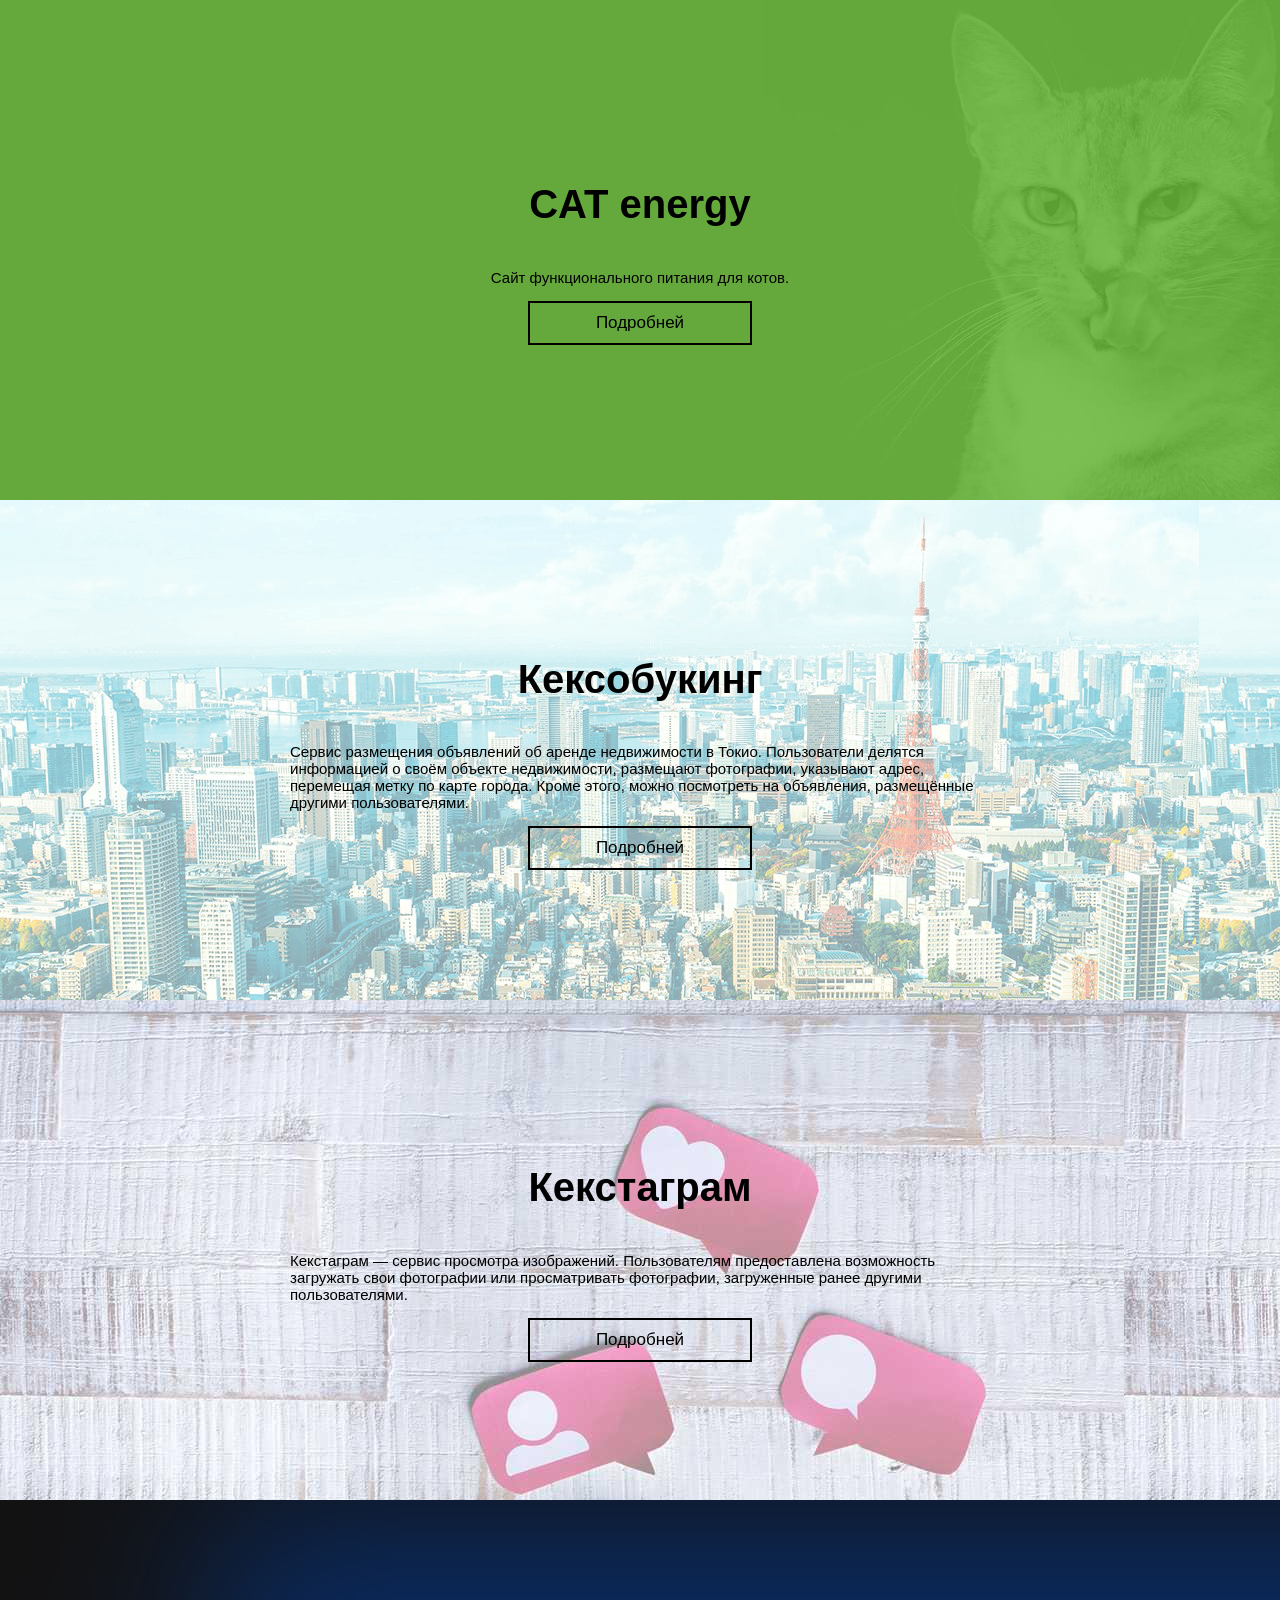
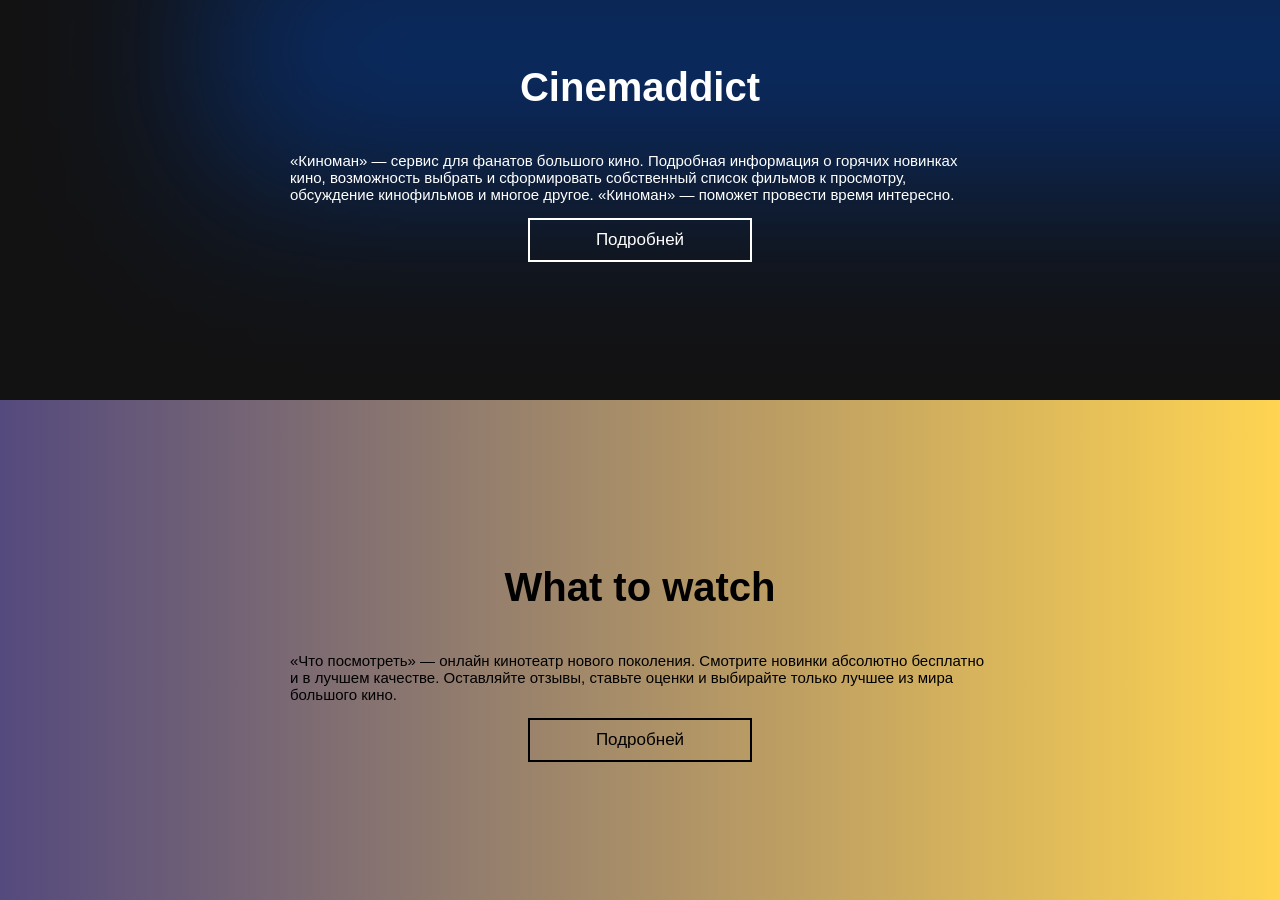
<file: index.html>
<html lang="ru">
<head>
  <meta charset="UTF-8">
  <title>Алина Калачева</title>
  <link rel="stylesheet" href="style.css">
  <meta name="viewport" content="width=device-width,initial-scale=1">

  <!-- Yandex.Metrika counter -->
  <script type="text/javascript" >
    (function(m,e,t,r,i,k,a){m[i]=m[i]||function(){(m[i].a=m[i].a||[]).push(arguments)};
    m[i].l=1*new Date();k=e.createElement(t),a=e.getElementsByTagName(t)[0],k.async=1,k.src=r,a.parentNode.insertBefore(k,a)})
    (window, document, "script", "https://mc.yandex.ru/metrika/tag.js", "ym");

    ym(61925191, "init", {
        clickmap:true,
        trackLinks:true,
        accurateTrackBounce:true
    });
  </script>
  <noscript><div><img src="https://mc.yandex.ru/watch/61925191" style="position:absolute; left:-9999px;" alt="" /></div></noscript>
  <!-- /Yandex.Metrika counter -->

</head>
<body>
  <div class="project project--cat-energy">
    <h1 class="project__title">CAT energy</h1>
    <p class="project__description">Сайт функционального питания для котов.</p>
    <a class="project__link" href="catEnergy/index.html" target="_blank">Подробней</a>
  </div>
  <div class="project project--keksobooking">
    <h1 class="project__title">Кексобукинг</h1>
    <p class="project__description">Сервис размещения объявлений об аренде недвижимости в Токио. Пользователи делятся информацией о своём объекте недвижимости, размещают фотографии, указывают адрес, перемещая метку по карте города. Кроме этого, можно посмотреть на объявления, размещённые другими пользователями.</p>
    <a class="project__link" href="keksobooking/index.html" target="_blank">Подробней</a>
  </div>
  <div class="project project--kekstagram">
    <h1 class="project__title">Кекстаграм</h1>
    <p class="project__description">Кекстаграм — сервис просмотра изображений. Пользователям предоставлена возможность загружать свои фотографии или просматривать фотографии, загруженные ранее другими пользователями.</p>
    <a class="project__link" href="kekstagram/index.html" target="_blank">Подробней</a>
  </div>
  <div class="project project--сinemaddict">
    <h1 class="project__title">Сinemaddict</h1>
    <p class="project__description">«Киноман» — сервис для фанатов большого кино. Подробная информация о горячих новинках кино, возможность выбрать и сформировать собственный список фильмов к просмотру, обсуждение кинофильмов и многое другое. «Киноман» — поможет провести время интересно.</p>
    <a class="project__link" href="./cinemaddict/index.html" target="_blank">Подробней</a>
  </div>
  <div class="project project--wtw">
    <h1 class="project__title">What to watch</h1>
    <p class="project__description">«Что посмотреть» — онлайн кинотеатр нового поколения. Смотрите новинки абсолютно бесплатно и в лучшем качестве. Оставляйте отзывы, ставьте оценки и выбирайте только лучшее из мира большого кино.</p>
    <a class="project__link" href="./wtw/" target="_blank">Подробней</a>
  </div>

</body>
</html>
</file>
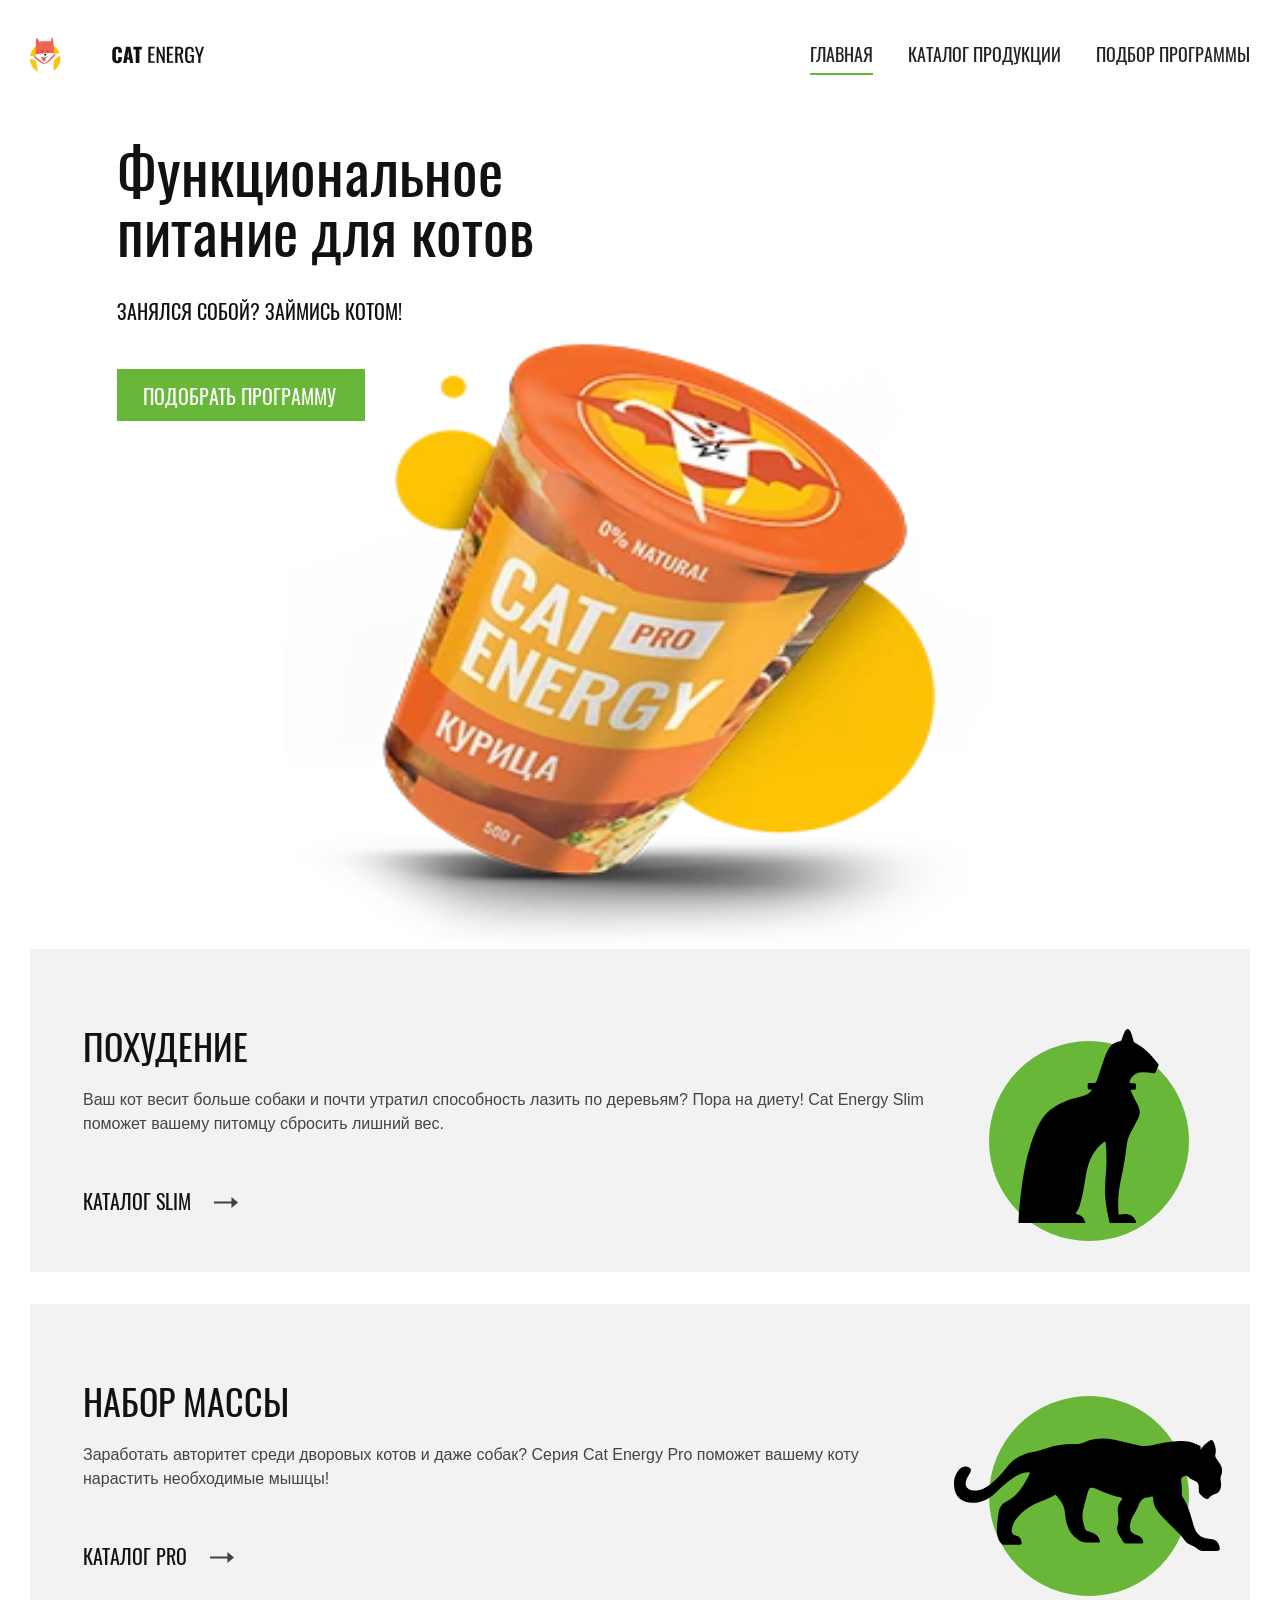
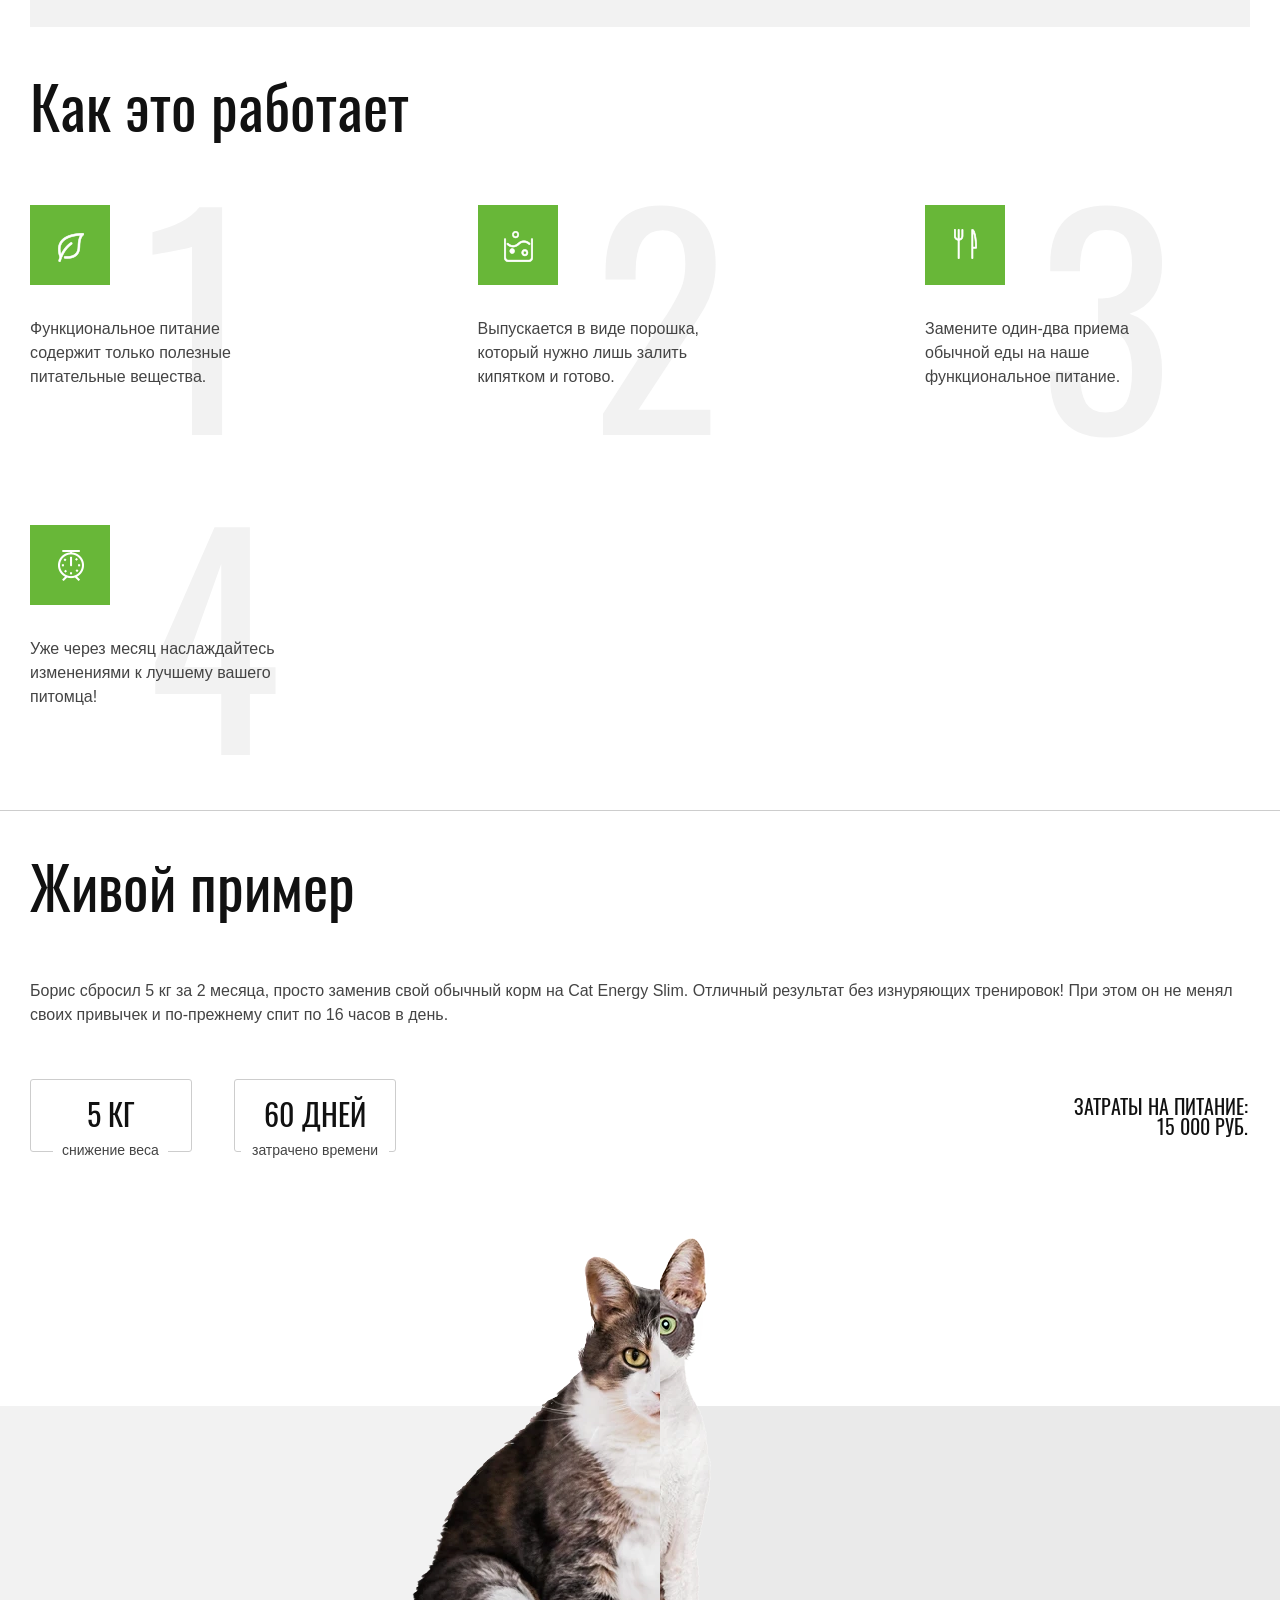
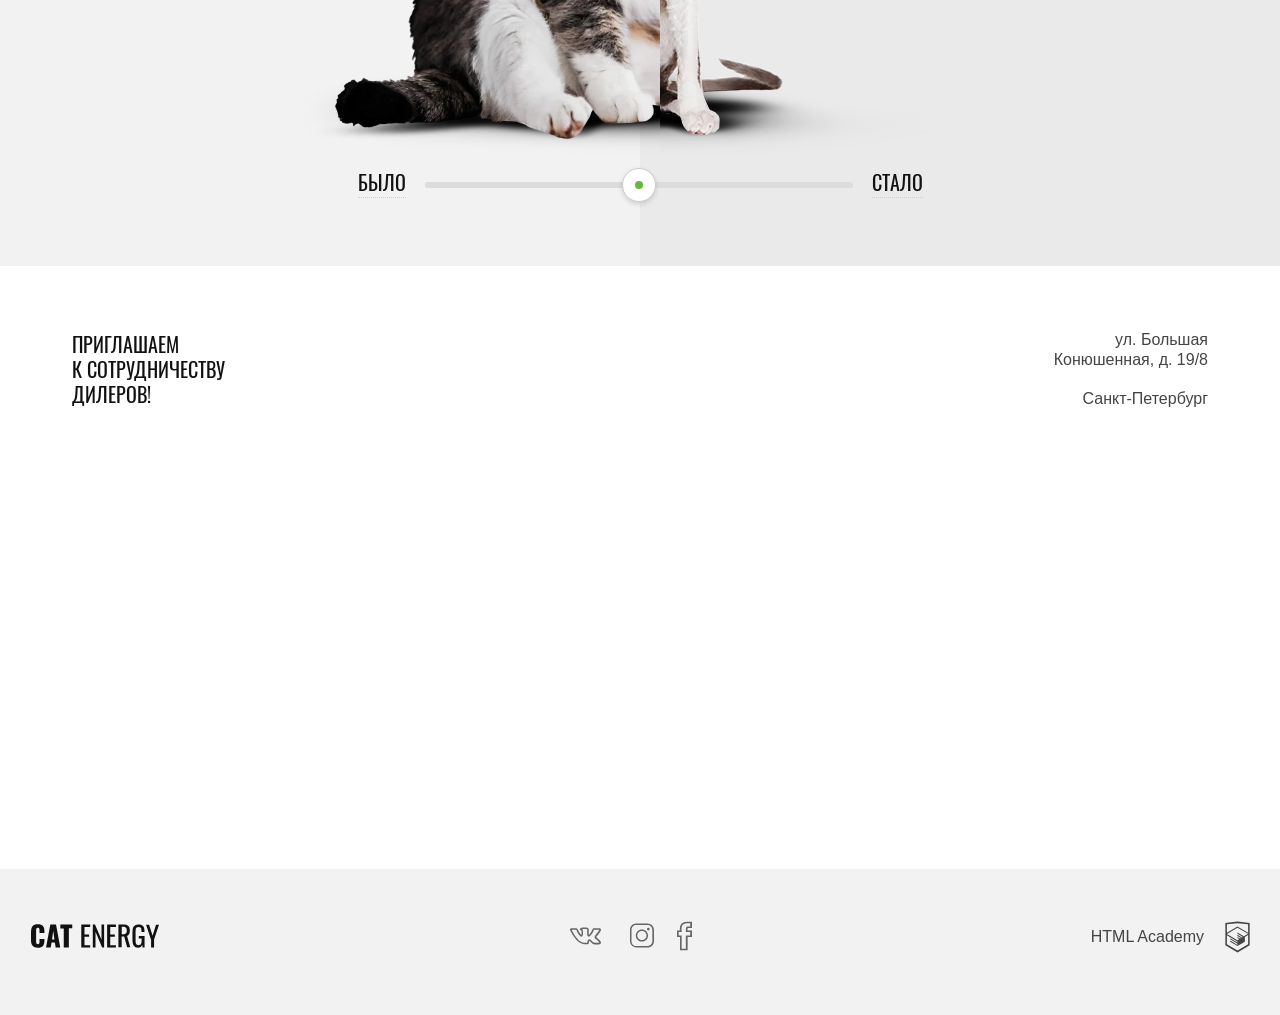
<file: catEnergy/index.html>
<!DOCTYPE html><html lang="ru"><head><meta charset="utf-8"><title>CAT ENERGY</title><link rel="stylesheet" href="css/style.min.css"><meta name="viewport" content="width=device-width,initial-scale=1"><link rel="preload" href="js/main-menu.min.js" as="script" crossorigin="anonymous"><link rel="preload" href="fonts/oswaldmedium.woff" as="font" type="font/woff" crossorigin="anonymous"><link rel="preload" href="fonts/oswaldmedium.woff2" as="font" type="font/woff2" crossorigin="anonymous"><link rel="preload" href="fonts/oswaldregular.woff" as="font" type="font/woff" crossorigin="anonymous"><link rel="preload" href="fonts/oswaldregular.woff2" as="font" type="font/woff2" crossorigin="anonymous"></head><body><div style="display: none;"><svg xmlns="http://www.w3.org/2000/svg" xmlns:xlink="http://www.w3.org/1999/xlink"><symbol id="icon-cat-pro" viewBox="0 0 134 56"><path d="M123.1 5.8c1.2-1.9 2.7-3.4 4.5-4.6 1-.7 1.6-.7 2.2.6.8 1.9 1.5 3.9.9 6-.2.8-.1 1.4.4 2.1.6.8 1.1 1.6 1.6 2.3 1.3 1.9 1.8 3.9.9 6.2-.4 1-.4 2-.2 3.1.2 1 .2 2 0 3-.3 1.6-1.1 2.7-2.7 3.2-1.3.3-2.4.9-3.2 2-.2.3-.5.5-.9.5-1.2.2-4.2-2.5-4.2-3.7v-.6c.1-3.6-.1-3.9-3.4-5.4-.7-.3-1.3-.6-1.8-1.2-.6-.8-1.4-.7-2.3-.4-.8.4-1.4.9-1.3 1.9.3 2.4.4 4.8.3 7.3 0 .3.1.6.2.8 3.1 4.5 4.3 9.8 5.8 14.9 1.2 3.9 3.4 6 7.4 6.3.6 0 1.3.2 1.9.3 1.8.3 2.9 1.5 3.4 3.2.7 2.1.3 2.6-1.8 2.6h-6.5c-.9 0-1.6-.2-2.3-.8-1-1-2.2-1.4-3.4-2-1.3-.6-2.6-1.3-3.4-2.6-1.1-1.7-2.6-3.1-4-4.5-2.8-2.9-5.8-5.7-8.4-8.7-1.9-2.2-3.2-4.6-3.2-7.6 0-.9-.2-1.3-1.2-.9-.3.2-.7.3-1 .3-2.8 0-4.2 1.7-5.2 4.2-.9 2.1-2.1 4.1-3.2 6.2-.5 1.1-1 2.6-1 4.2 0 2.4.6 3.2 2.8 4 1.4.5 2.7 1 3.4 2.4.8 1.6.6 2-1.1 2.1h-6.8c-.9 0-1.5-.3-1.9-1.1l-1.8-3c-1-1.7-1.4-3.4-.7-5.4.6-1.7.3-3.6.1-5.3-.4-2.6 0-4.9 1.7-7 .6-.7.6-1-.4-1.2-4.1-.8-8-2.3-11.8-4.1 0 0-.1 0-.1-.1-3.2-1.2-3.8-1-4.7 2.3-.8 2.8-1.6 5.6-2.2 8.5-.7 3.2.1 6.2 1.1 9.2.4 1.2 1.6 1.1 2.5 1.4 2 .6 3.7 1.4 4.5 3.5.7 1.6.6 1.8-1.1 1.8-1.7 0-3.4-.1-5.2 0-1.6.1-2.8-.5-4.2-1.4-4.8-3.2-6.2-8.1-6.6-13.4-.2-3.3-2-5.9-4.1-8.4-.4-.5-.8-.7-1.4-.3-2.1 1.3-4.5 2.1-6.7 3-4.8 1.8-9 4.6-12.2 8.8-1.2 1.5-1.9 3.2-2.2 5.1-.3 1.8.2 2.6 2 3.1 1.9.6 2.7 1.5 2.9 3.4.1.8-.2 1.2-1 1.2h-8.1c-.6 0-1-.4-1.3-.8a8.56 8.56 0 01-1.9-5.5c-.1-3.5.3-6.9.9-10.3.4-2.1 1.4-3.8 3.4-4.8 5.9-2.8 9-8.1 11.8-13.6.6-1.1.1-1.3-.9-1.2-2.9.3-5.4 1.6-7.7 3.2-3 2.1-5.7 4.6-8.3 7.1-2.9 2.7-6.2 4.6-10.3 4.9C3.1 32.5-.3 28.4 0 21.8c.1-2.3.9-4.4 2.4-6.1 1.2-1.3 2.6-2 4.5-1.5 1.5.4 1.9 1.2 1.3 2.7-.3.6-.7 1.1-1 1.7-.4.6-.8 1.3-1 2-1.1 3 .4 5.1 3.5 5.4 3.3.3 6-1.1 8.5-3.1 3-2.4 5.7-5.2 8-8.3 3.7-4.8 8.5-7.3 14.4-8.1 2.3-.3 4.3-1.3 6.5-1.9 4.1-1.2 8.3-1.9 12.7-1.8 2 .1 3.9-.3 5.8-1.1 4.9-2 10-2 15.1-1 4 .8 8 1.8 11.9 2.8 2.2.5 4.7.3 7-.2 4.4-1 8.9-1.9 13.4-2 3-.1 5.9.4 8.6 1.7 2 .9 2 .9 1.5 2.8z"></path></symbol><symbol id="icon-cat-slim" viewBox="0 0 70 97"><path d="M54.8 0h-.4c-.7.4-1.1.9-1.4 1.6-.6 1.1-1 2.3-1.3 3.4-.2.8-.7 1.2-1.5 1.3-2.3.4-4 1.7-5.2 3.7-.7 1.3-1.3 2.6-1.8 3.9-1.4 3.7-2.5 7.5-3.8 11.2-.7 1.9-.8 1.9-2.7 1.9-2.3 0-2.1-.4-2.1 2.1 0 .8.2 1.2 1.1 1.2.3 0 .7-.1.8.2.1.3-.2.5-.4.7-1.2 1.3-2.7 2-4.3 2.4-1.9.5-3.8.9-5.7 1.5-4.7 1.6-9.1 3.8-12.6 7.6-2.1 2.3-3.5 5-4.7 7.8-3.8 8.7-5.6 17.8-7 27-.6 4.3-1.1 8.6-1.5 13C.2 92.7 0 94.8 0 97h33.3c.1-.5-.1-.9-.2-1.3-.7-1.8-2.1-2.7-3.8-3.1-.7-.2-.8-.4-.4-.9.7-.9 1.2-2 1.6-3.1 1.6-4.8 2.3-9.8 3.1-14.8.6-3.8 1.5-7.4 3.4-10.8 1.5-2.5 3.3-4.6 5.6-6.4.8-.6.9-.6 1 .4.1.7.1 1.4.2 2.2.3 4.7.3 9.5-.2 14.2-.3 3.7-.5 7.4-.2 11 .4 4.3 1.2 8.4 2.2 12.6h13.3c-.3-2.2-2.1-4-4.2-4.4-1.3-.2-2.5-.1-3.8.2-.6.1-.8 0-.9-.6-.4-5.3-.1-10.6 1-15.8 1.3-6 2.4-12.1 3.1-18.2.3-2.5 1-4.8 2.3-7 1.2-2.1 2.2-4.3 3.4-6.5.9-1.7 1.1-3.4.4-5.2-.3-.7-.5-1.4-.9-2.1-1-2-2-3.9-2.9-5.9-.5-1-.4-1.1.7-1.1 1.6 0 1.6 0 1.7-1.6v-.7c0-.7-.3-1.1-1-1h-1.5c-.7 0-.9-.3-.7-1 .6-2.3 2.8-4.1 5.1-4.4 2.2-.3 4.4 0 6.6.4.6.1 1 0 1.3-.6.4-1 .8-2 1.3-3 .2-.4.2-.8-.1-1.1-3.2-4.2-6.7-8-11.4-10.4-.5-.3-.8-.6-.9-1.1-.3-1.4-.7-2.8-1.3-4.2-.3-.7-.6-1.3-1.4-1.7z"></path></symbol><symbol id="icon-fb" viewBox="0 0 10 19"><path d="M7.1 19H2v-8.8H0V5.8h1.9c-.1-2 .2-3.4 1.1-4.4C3.8.5 5 .1 6.5 0H10v4.2H7.2c-.1.2-.2.8-.2 1.6h3v4.4H7.1V19zm-4-1h2.8V9.1h2.9V6.8H5.9v-.5c0-1.4 0-2.6.7-3.1l.1-.1h2.1V1H6.5c-1.2.1-2 .4-2.6 1-.8.8-1 2.3-.8 4.2l.1.6H1.1v2.3h2V18z"></path></symbol><symbol id="icon-gift" viewBox="0 0 55.5 60"><path fill="#fff" d="M52.3 12.2h-7a7.57 7.57 0 00.5-8.1c-1-1.8-2.6-3.1-4.6-3.7-2-.6-4.1-.4-5.9.6-3.6 2-6.2 6.1-7.6 9-1.4-2.9-4-7.1-7.6-9-3.8-2-8.5-.6-10.5 3.1-1.4 2.7-1.2 5.8.5 8.1h-7c-1.7 0-3.1 1.4-3.1 3.1v9.4c0 1.7 1.4 3.1 3.1 3.1H4v26.1c0 3.3 2.7 6 6 6h35.5c3.3 0 6-2.7 6-6V27.8h.8c1.7 0 3.1-1.4 3.1-3.1v-9.4c.1-1.7-1.3-3.1-3.1-3.1zM36.5 3a5.27 5.27 0 017.2 2.2 5.33 5.33 0 01-1.8 7H29.4C30.5 9.6 33 5 36.5 3zM11.7 5.2C13.2 2.6 16.4 1.6 19 3c3.5 1.9 6 6.6 7.1 9.1H13.5a5.24 5.24 0 01-1.8-6.9zm14.8 22.6v13.7H6.4V27.8h20.1zM6.4 53.9v-10h20.2v13.7H10c-2 0-3.6-1.7-3.6-3.7zm39.1 3.7H28.9V43.9h20.2v10c0 2-1.6 3.7-3.6 3.7zm3.6-16.1H28.9V27.8h20.2v13.7zm4-16.8c0 .4-.3.7-.7.7H3.2c-.4 0-.7-.3-.7-.7v-9.4c0-.4.3-.7.7-.7h49.2c.4 0 .7.3.7.7v9.4z"></path></symbol><symbol id="icon-htmlacademy" viewBox="0 0 60 60"><path d="M30.2 5H30L10.3 7.1v36.2L30 55l19.7-11.7V7.1L30.2 5zm17 36.8L30 52 12.8 41.8V27l17.1 10.2V39l-11.7-7v1.8L30 40.9v1.9l-11.8-7v1.8l11.8 7 11.9-7.1v-7.6l5.3-3.2v15.1zm-.1-17l-4.7 2.8-2.2 1.3-10.3-6.1v1.8l8.8 5.3h-.1l-.2.1-1.3.7-7.3-4.3v1.8l5.8 3.4-1.4.9-4.3-2.6v1.8l2.9 1.7-2.9 1.7-17-10.1 17-10.2 17.2 10zm.1-1.8L29.9 12.8 12.8 23V9.4L30 7.6l17.2 1.8V23z"></path></symbol><symbol id="icon-insta" viewBox="0 0 16.1 16"><path d="M11.8 1C13.6 1 15 2.4 15 4.2v7.7c0 1.7-1.4 3.1-3.1 3.1H4.2C2.4 15 1 13.6 1 11.8V4.2C1 2.4 2.4 1 4.2 1h7.6m0-1H4.2C1.9 0 0 1.9 0 4.2v7.7C0 14.1 1.9 16 4.2 16h7.7c2.3 0 4.2-1.9 4.2-4.2V4.2C16 1.9 14.1 0 11.8 0z"></path><path d="M8 4.9c1.7 0 3.1 1.4 3.1 3.1S9.7 11.1 8 11.1 4.9 9.7 4.9 8 6.3 4.9 8 4.9m0-1C5.7 3.9 3.9 5.7 3.9 8s1.8 4.1 4.1 4.1 4.1-1.8 4.1-4.1S10.3 3.9 8 3.9z"></path><circle cx="12.3" cy="3.7" r=".9"></circle></symbol><symbol id="icon-mail" viewBox="0 0 17 13"><path d="M15.6 11.6H1.4V5.8H0V13h17V5.8h-1.4v5.8zM0 0v2.3l8.5 7.1L17 2.3V0H0zm15.6 1.6L8.5 7.5 1.4 1.6v-.2h14.2v.2z"></path></symbol><symbol id="icon-phone" viewBox="0 0 20 20"><path d="M17.9 9.4H9.4v1.2h8.5l-2.1 2.1.9.9 3.1-3.1c.2-.2.2-.6 0-.9l-3.1-3.1-.9.9 2.1 2zm-9.8 10v-6.2c0-.3-.3-.6-.6-.6H3.1c0 .7.6 1.2 1.2 1.2h2.5v5H3.1c-1 .1-1.8-.7-1.9-1.7v-14c0-1 .8-1.8 1.7-1.8h3.9v5H4.4c-.7 0-1.2.6-1.2 1.2h4.4c.3 0 .6-.3.6-.6V.6C8.1.3 7.8 0 7.5 0H3.1A3 3 0 000 2.9v13.9c-.1 1.7 1.2 3.1 2.9 3.1h4.6c.3.1.6-.2.6-.5z"></path></symbol><symbol id="icon-vk" viewBox="0 0 22 12"><path d="M17.6 12c-.3 0-.9-.1-1.5-.5-.5-.3-.9-.7-1.3-1.2-.3-.3-.9-.9-1.1-.9-.2.1-.4.7-.3 1.2 0 .1 0 .6-.3.9-.3.3-.8.4-.9.4h-1.4c-.7 0-3.2-.2-5.4-2.3C2.5 7.1.2 2.2.1 2 0 1.6-.1 1.2.2.9s.8-.4 1-.4h3.1c.1 0 .4.1.7.3.3.2.4.5.5.6.7 1.5 1.5 2.8 2.6 4 .1-.4.2-1.4.1-2.3 0-.4-.1-.8-.2-1-.1-.1-.3-.2-.5-.2l-.6-.5c0-.5.5-.9.9-1.1.5-.2 1.3-.3 2.3-.3h.5c.9 0 1.2.1 1.6.1 1.2.3 1.2 1.3 1.1 2.5v1.6c0 .3 0 .8.1 1 .2-.1.6-.5 1.5-1.9.6-.9 1-1.9 1.1-2.1.1-.3.4-.7 1.2-.7h3.4c.7 0 1.2.2 1.3.7.2.5.1 1.3-1.7 3.5-.3.3-.5.6-.7.9-.5.4-.9 1-.9 1.1s.5.5.9.9c1.1.9 1.9 1.7 2.2 2.3.4.6.3 1 .2 1.3-.3.7-1.2.7-1.4.8h-2.9zm-3.9-3.7c.7 0 1.2.6 1.8 1.2.4.4.7.8 1.1 1 .5.3 1 .3 1 .3h2.9c.1 0 .3-.1.4-.1 0 0 0-.1-.1-.1-.3-.5-1-1.3-2-2.1-.9-.7-1.3-1.1-1.4-1.7 0-.6.4-1.1 1.2-2.1.2-.2.4-.5.7-.8 1.1-1.4 1.4-2 1.5-2.3h-3.9c0 .4-.5 1.5-1.1 2.4-1.4 2.1-2 2.4-2.5 2.4-.1 0-.3 0-.4-.1-.7-.4-.7-1.4-.7-2.1V2.6c.1-1.3 0-1.3-.3-1.4-.3-.1-.5-.1-1.4-.1H10c-.5 0-1 0-1.4.1l.2.2c.4.5.4 1.5.4 1.7.1 1.3 0 2.9-.7 3.3-.1 0-.2.1-.4.1-.6 0-1.3-.7-2.5-2.5C5 2.9 4.5 1.8 4.5 1.8s0-.1-.1-.1-.2-.1-.2-.1h-3c.4.9 2.5 5 4.8 7.2 2 1.9 4.3 2 4.7 2h1.4s.2 0 .2-.1v-.1c0-.2 0-2 1.2-2.3h.2z"></path></symbol></svg></div><header class="page-header page-header--main-page"><div class="page-header__header container"><div class="page-header__wrapper"><a class="page-header__logo"><picture><source media="(min-width: 1280px)" srcset="img/logo-desktop.svg"><source media="(min-width: 768px)" srcset="img/logo-tablet.svg"><source media="(max-width: 768px)" srcset="img/logo-mobile.svg"><img class="page-header__logo-image" src="img/logo-mobile.svg" width="191" height="39" alt="CAT ENERGY"></picture></a></div><nav class="main-nav main-nav--nojs main-nav--close"><button class="main-nav__toggle" type="button">Открыть меню</button><ul class="main-nav__list site-list site-list--main-page"><li class="site-list__item"><a class="site-list__link site-list__link--active">ГЛАВНАЯ</a></li><li class="site-list__item"><a class="site-list__link" href="catalog.html">КАТАЛОГ ПРОДУКЦИИ</a></li><li class="site-list__item"><a class="site-list__link" href="form.html">ПОДБОР ПРОГРАММЫ</a></li></ul></nav></div><section class="page-header__preview container"><h2 class="page-header__preview-title">Функциональное<br>питание для котов</h2><p class="page-header__preview-subtitle">ЗАНЯЛСЯ СОБОЙ? ЗАЙМИСЬ КОТОМ!</p><picture><source type="image/webp" media="(min-width: 1280px)" srcset="img/index-can-desktop@1x.webp, img/index-can-desktop@2x.webp 2x"><source type="image/webp" media="(min-width: 768px)" srcset="img/index-can-tablet@1x.webp, img/index-can-tablet@2x.webp 2x"><source type="image/webp" srcset="img/index-can-mobile@1x.webp, img/index-can-mobile@2x.webp 2x"><source media="(min-width: 1280px)" srcset="img/index-can-desktop@1x.png, img/index-can-desktop@2x.png 2x"><source media="(min-width: 768px)" srcset="img/index-can-tablet@1x.jpg, img/index-can-tablet@2x.jpg 2x"><img class="page-header__preview-image" src="img/index-can-mobile@1x.png" srcset="img/index-can-mobile@2x.png 2x" width="280" height="271" alt="CAT ENERGY PRO 500гр"></picture><a class="page-header__preview-link button button--color1" href="form.html">ПОДОБРАТЬ ПРОГРАММУ</a></section></header><main class="page-main page-main--index"><h1 class="visually-hidden">CAT ENERGY - функциональное питание для котов!</h1><section class="catalog-section container"><ul class="catalog-section__list"><li class="catalog-section__item catalog-section__item--slim"><h3 class="catalog-section__title">ПОХУДЕНИЕ</h3><svg width="35" height="49" focusable="false" aria-hidden="true"><use xlink:href="#icon-cat-slim"></use></svg><p class="catalog-section__description">Ваш кот весит больше собаки и почти утратил способность лазить по деревьям? Пора на диету! Cat Energy Slim поможет вашему питомцу сбросить лишний вес.</p><a class="catalog-section__link" href="каталог">Каталог Slim</a></li><li class="catalog-section__item catalog-section__item--fat"><h3 class="catalog-section__title">НАБОР МАССЫ</h3><svg width="67" height="28" focusable="false" aria-hidden="true"><use xlink:href="#icon-cat-pro"></use></svg><p class="catalog-section__description">Заработать авторитет среди дворовых котов и даже собак? Серия Cat Energy Pro поможет вашему коту нарастить необходимые мышцы!</p><a class="catalog-section__link" href="каталог">Каталог pro</a></li></ul></section><section class="about-product container page-main__about-product"><h2 class="about-product__title">Как это работает</h2><ul class="about-product__list"><li class="about-product__item about-product__item--healthy"><p class="about-product__text">Функциональное питание содержит только полезные питательные вещества.</p></li><li class="about-product__item about-product__item--powder"><p class="about-product__text">Выпускается в виде порошка, который нужно лишь залить кипятком и готово.</p></li><li class="about-product__item about-product__item--eating"><p class="about-product__text">Замените один-два приема обычной еды на наше функциональное питание.</p></li><li class="about-product__item about-product__item--results"><p class="about-product__text">Уже через месяц наслаждайтесь изменениями к лучшему вашего питомца!</p></li></ul></section><section class="example page-main__example"><div class="container"><h2 class="example__title">Живой пример</h2><div class="example__facts"><p class="example__text">Борис сбросил 5 кг за 2 месяца, просто заменив свой обычный корм на Cat Energy Slim. Отличный результат без изнуряющих тренировок! При этом он не менял своих привычек и по-прежнему спит по 16 часов в день.</p><table class="example__fact-list"><tr><td class="example__fact-item">5 кг<span class="example__fact-comment example__fact-comment--first">снижение веса</span></td><td class="example__fact-item">60 дней <span class="example__fact-comment example__fact-comment--last">затрачено времени</span></td></tr><tr><td class="example__fact-total-item" colspan="2">Затраты на питание: <span>15 000 руб.</span></td></tr></table></div><form class="example__demonstration"><div class="example__live-image-wrapper"><picture><source type="image/webp" media="(min-width: 1280px)" srcset="img/example/fat-left-desktop@1x.webp, img/example/fat-left-desktop@2x.webp 2x"><source type="image/webp" media="(min-width: 768px)" srcset="img/example/fat-left-tablet@1x.webp, img/example/fat-left-tablet@2x.webp 2x"><source type="image/webp" srcset="img/example/fat-left-mobile@1x.webp, img/example/fat-left-mobile@2x.webp 2x"><source media="(min-width: 1280px)" srcset="img/example/fat-left-desktop@1x.png, img/example/fat-left-desktop@2x.png 2x"><source media="(min-width: 768px)" srcset="img/example/fat-left-tablet@1x.png, img/example/fat-left-tablet@2x.png 2x"><img src="img/example/fat-left-mobile@1x.png" srcset="img/example/fat-left-mobile@2x.png 2x" id="fat-left" alt="Кот Борис" width="320" height="240"></picture><picture><source type="image/webp" media="(min-width: 1280px)" srcset="img/example/slim-left-desktop@1x.webp, img/example/slim-left-desktop@2x.webp 2x"><source type="image/webp" media="(min-width: 768px)" srcset="img/example/slim-left-tablet@1x.webp, img/example/slim-left-tablet@2x.webp 2x"><source type="image/webp" srcset="img/example/slim-left-mobile@1x.webp, img/example/slim-left-mobile@2x.webp 2x"><source media="(min-width: 1280px)" srcset="img/example/slim-left-desktop@1x.png, img/example/slim-left-desktop@2x.png 2x"><source media="(min-width: 768px)" srcset="img/example/slim-left-tablet@1x.png, img/example/slim-left-tablet@2x.png 2x"><img class="jshidden" src="img/example/slim-left-mobile@1x.png" srcset="img/example/slim-left-mobile@2x.png 2x" id="slim-left" alt="Кот Борис" width="320" height="240"></picture><picture><source type="image/webp" media="(min-width: 1280px)" srcset="img/example/fat-right-desktop@1x.webp, img/example/fat-right-desktop@2x.webp 2x"><source type="image/webp" media="(min-width: 768px)" srcset="img/example/fat-right-tablet@1x.webp, img/example/fat-right-tablet@2x.webp 2x"><source type="image/webp" srcset="img/example/fat-right-mobile@1x.webp, img/example/fat-right-mobile@2x.webp 2x"><source media="(min-width: 1280px)" srcset="img/example/fat-right-desktop@1x.png, img/example/fat-right-desktop@2x.png 2x"><source media="(min-width: 768px)" srcset="img/example/fat-right-tablet@1x.png, img/example/fat-right-tablet@2x.png 2x"><img src="img/example/fat-right-mobile@1x.png" srcset="img/example/fat-right-mobile@2x.png 2x" id="fat-right" alt="Кот Борис" width="320" height="240"></picture><picture><source type="image/webp" media="(min-width: 1280px)" srcset="img/example/slim-right-desktop@1x.webp, img/example/slim-right-desktop@2x.webp 2x"><source type="image/webp" media="(min-width: 768px)" srcset="img/example/slim-right-tablet@1x.webp, img/example/slim-right-tablet@2x.webp 2x"><source type="image/webp" srcset="img/example/slim-right-mobile@1x.webp, img/example/slim-right-mobile@2x.webp 2x"><source media="(min-width: 1280px)" srcset="img/example/slim-right-desktop@1x.png, img/example/slim-right-desktop@2x.png 2x"><source media="(min-width: 768px)" srcset="img/example/slim-right-tablet@1x.png, img/example/slim-right-tablet@2x.png 2x"><img class="jshidden" src="img/example/slim-right-mobile@1x.png" srcset="img/example/slim-right-mobile@2x.png 2x" id="slim-right" alt="Кот Борис" width="320" height="240"></picture></div><label class="example__wrapper"><span>Было</span> <input class="example__range" type="range" min="1" max="2" value="1" id="expample_range"> <span>Стало</span></label></form></div></section></main><footer class="page-footer"><div class="page-footer__header page-footer__header--main-title"><div class="container"><div class="page-footer__contact-desc"><h4 class="page-footer__title">приглашаем к&#160;сотрудничеству дилеров!</h4><p class="page-footer__address">ул. Большая Конюшенная, д.&#160;19&#47;8 <span>Санкт-Петербург</span></p></div></div><div class="page-footer__map"><picture><source type="image/webp" media="(min-width: 1280px)" srcset="img/bg-map-desktop@1x.webp, img/bg-map-desktop@2x.webp 2x"><source type="image/webp" media="(min-width: 768px)" srcset="img/bg-map-tablet@1x.webp, img/bg-map-tablet@2x.webp 2x"><source type="image/webp" srcset="img/bg-map-mobile@1x.webp, img/bg-map-mobile@2x.webp 2x"><source media="(min-width: 1280px)" srcset="img/bg-map-desktop@1x.png, img/bg-map-desktop@2x.png 2x"><source media="(min-width: 768px)" srcset="img/bg-map-tablet@1x.png, img/bg-map-tablet@2x.png 2x"><img class="page-footer__map-image" src="img/bg-map-mobile@1x.png" srcset="img/bg-map-mobile@2x.png 2x" width="320" height="400" alt="CAT ENERGY"></picture><iframe class="hidden" src="https://www.google.com/maps/d/embed?mid=1q_15uyP5H1KlyAFEHQPpGh2_BMMGcs47" width="640" height="480" id="live_map"></iframe></div></div><div class="page-footer__footer container"><a class="page-footer__logo"><img src="img/logo-footer.svg" width="128" height="24" alt="HTML academy"></a><ul class="page-footer__social-list social"><li class="social__item social__item--vkontakte"><a class="social__link" href="https://vk.com/htmlacademy">Мы в Вконтакте</a> <svg width="22" height="12" focusable="false" aria-hidden="true" fill="currentColor"><use xlink:href="#icon-vk"></use></svg></li><li class="social__item social__item--instagram"><a class="social__link" href="https://www.instagram.com/htmlacademy">Мы в Инстаграме</a> <svg width="17" height="17" focusable="false" aria-hidden="true" fill="currentColor"><use xlink:href="#icon-insta"></use></svg></li><li class="social__item social__item--facebook"><a class="social__link" href="https://www.facebook.com/htmlacademy">Мы в Фейсбуке</a> <svg width="10" height="19" focusable="false" aria-hidden="true" fill="currentColor"><use xlink:href="#icon-fb"></use></svg></li></ul><a class="page-footer__copyright" href="https://htmlacademy.ru/intensive/adaptive"><span>HTML Academy</span> <svg width="27" height="34" focusable="false"><use xlink:href="#icon-htmlacademy" fill="currentColor"></use></svg></a></div></footer><script src="js/map.min.js"></script><script src="js/example.min.js"></script><script src="js/main-menu.min.js"></script><script src="js/picturefill.min.js" async=""></script></body></html>
</file>
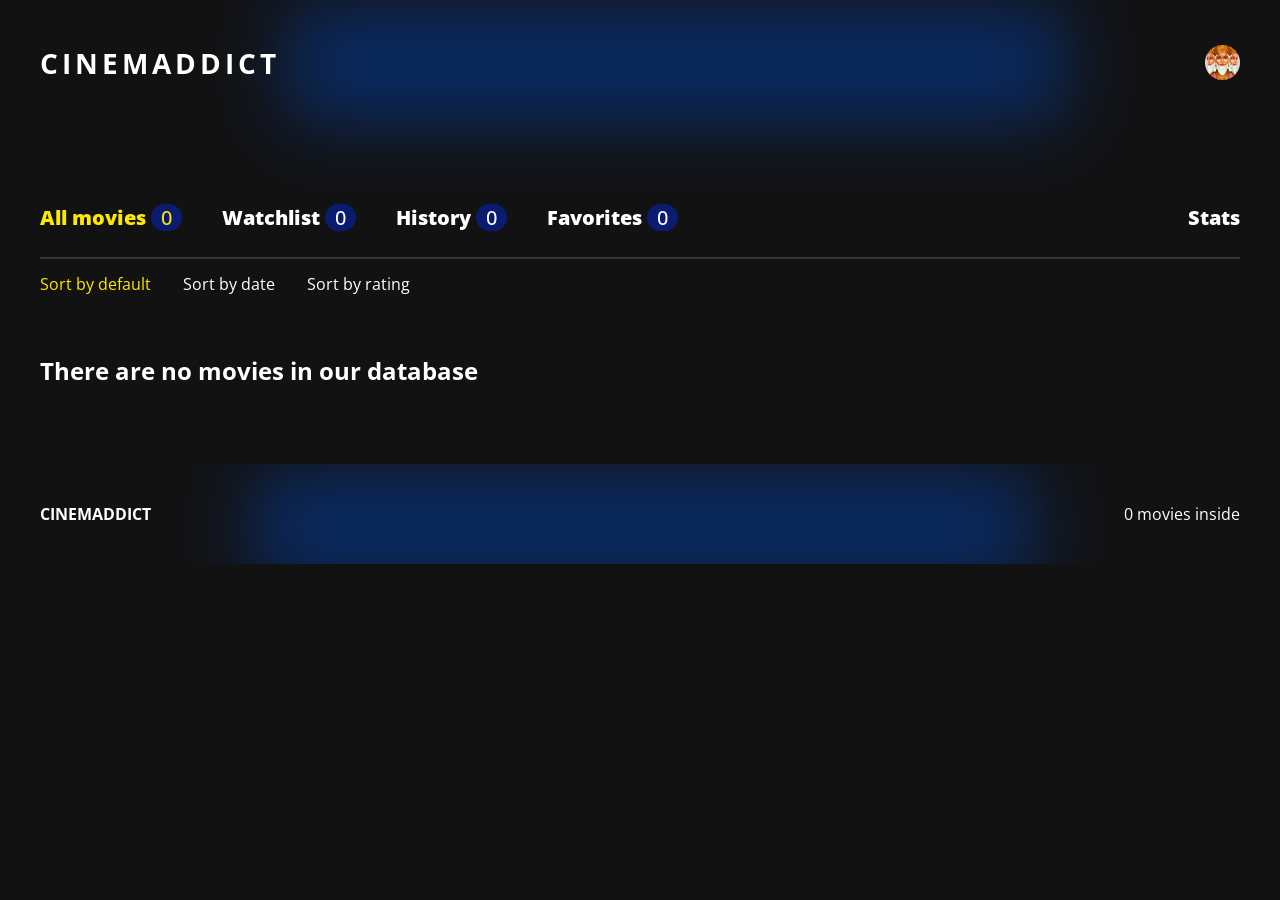
<file: cinemaddict/index.html>
<!DOCTYPE html>
<html>
  <head>
    <meta charset="utf-8" />
    <meta http-equiv="X-UA-Compatible" content="IE=edge">
    <meta name="viewport" content="width=device-width, initial-scale=1">
    <link href="https://fonts.googleapis.com/css?family=Open+Sans:400,700,800&amp;subset=cyrillic-ext" rel="stylesheet">
    <link rel="stylesheet" type="text/css" media="screen" href="./css/normalize.css" />
    <link rel="stylesheet" type="text/css" media="screen" href="./css/main.css" />
    <title>Cinemaddict</title>
  </head>
  <body>

    <header class="header">
      <h1 class="header__logo logo">Cinemaddict</h1>

      <!-- Звание пользователя -->
    </header>

    <main class="main">
      <!-- Меню -->

      <!-- Сортировка -->

      <!-- Контент -->
    </main>


    <footer class="footer">
      <section class="footer__logo logo logo--smaller">Cinemaddict</section>
      <section class="footer__statistics">
        <!-- Количество фильмов -->
      </section>
    </footer>

    <script src="./bundle.js"></script>
  </body>
</html>
</file>
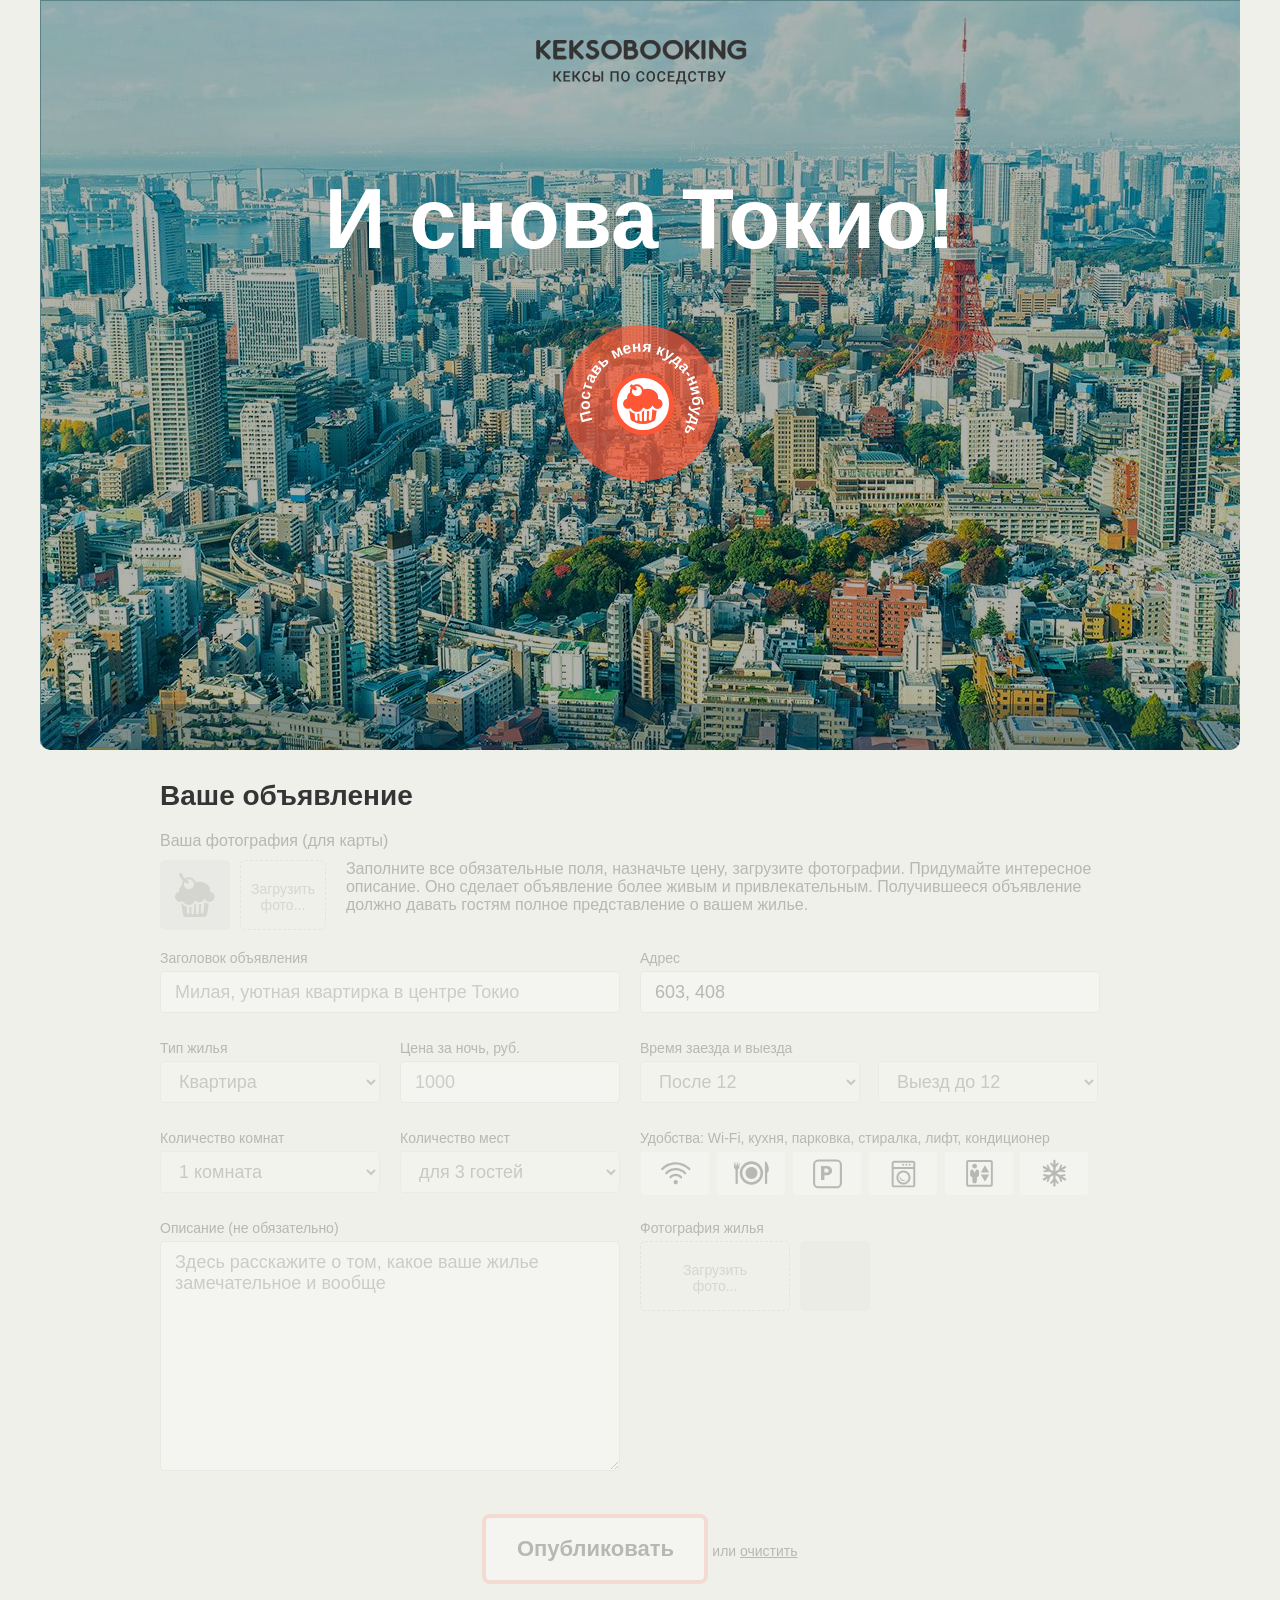
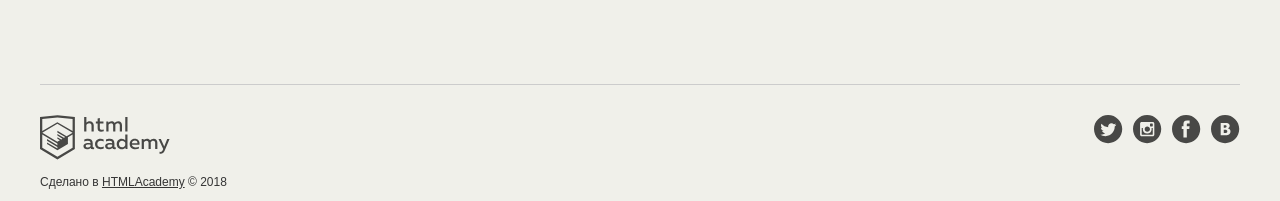
<file: keksobooking/index.html>
<!DOCTYPE html>
<html lang="ru">
<head>
  <meta charset="utf-8">
  <link rel="stylesheet" href="css/normalize.css">
  <link rel="stylesheet" href="css/style.css">
  <link rel="shortcut icon" href="favicon.ico" type="image/x-icon">
  <title>Кексобукинг</title>
</head>
<body>

  <main>
    <div class="promo">
      <h1 class="promo__title visually-hidden">Keksobooking. Кексы по соседству</h1>
      <img src="img/keksobooking.svg" alt="Keksobooking. Кексы по соседству" width="215" height="45">
    </div>

    <!-- Карта объявлений -->
    <section class="map map--faded">

      <!-- Метки объявлений -->
      <div class="map__pins">
        <div class="map__overlay">
          <h2 class="map__title">И снова Токио!</h2>
        </div>
        <button class="map__pin map__pin--main" style="left: 570px; top: 375px;">
          <img src="img/muffin-red.svg" width="40" height="44" draggable="false" alt="Метка объявления">
          <svg viewBox="0 0 70 70" width="156" height="156" aria-label="Метка для поиска жилья">
            <defs>
              <path d="M35,35m-23,0a23,23 0 1,1 46,0a23,23 0 1,1 -46,0" id="tophalf" />
            </defs>
            <ellipse cx="35" cy="35" rx="35" ry="35" fill="rgba(255, 86, 53, 0.7)" />
            <text><textPath xlink:href="#tophalf" startOffset="0">Поставь меня куда-нибудь</textPath></text>
          </svg>
        </button>
      </div>

      <!-- Фильтрация объявлений -->
      <div class="map__filters-container">
        <form action="#" class="map__filters" autocomplete="off">
          <select name="housing-type" id="housing-type" class="map__filter">
            <option value="any" selected>Любой тип жилья</option>
            <option value="palace">Дворец</option>
            <option value="flat">Квартира</option>
            <option value="house">Дом</option>
            <option value="bungalo">Бунгало</option>
          </select>
          <select name="housing-price" id="housing-price" class="map__filter">
            <option value="any" selected>Любая</option>
            <option value="middle">10000 - 50000&#x20bd;</option>
            <option value="low">до 10000&#x20bd;</option>
            <option value="high">от 50000&#x20bd;</option>
          </select>
          <select name="housing-rooms" id="housing-rooms" class="map__filter">
            <option value="any" selected>Любое число комнат</option>
            <option value="1">Одна комната</option>
            <option value="2">Две комнаты</option>
            <option value="3">Три комнаты</option>
          </select>
          <select name="housing-guests" id="housing-guests" class="map__filter">
            <option value="any" selected>Любое число гостей</option>
            <option value="2">Два гостя</option>
            <option value="1">Один гость</option>
            <option value="0">Не для гостей</option>
          </select>
          <fieldset id="housing-features" class="map__features">
            <input type="checkbox" name="features" value="wifi" id="filter-wifi" class="map__checkbox visually-hidden">
            <label class="map__feature map__feature--wifi" for="filter-wifi">Wi-Fi</label>
            <input type="checkbox" name="features" value="dishwasher" id="filter-dishwasher" class="map__checkbox visually-hidden">
            <label class="map__feature map__feature--dishwasher" for="filter-dishwasher">Посудомоечная машина</label>
            <input type="checkbox" name="features" value="parking" id="filter-parking" class="map__checkbox visually-hidden">
            <label class="map__feature map__feature--parking" for="filter-parking">Парковка</label>
            <input type="checkbox" name="features" value="washer" id="filter-washer" class="map__checkbox visually-hidden">
            <label class="map__feature map__feature--washer" for="filter-washer">Стиральная машина</label>
            <input type="checkbox" name="features" value="elevator" id="filter-elevator" class="map__checkbox visually-hidden">
            <label class="map__feature map__feature--elevator" for="filter-elevator">Лифт</label>
            <input type="checkbox" name="features" value="conditioner" id="filter-conditioner" class="map__checkbox visually-hidden">
            <label class="map__feature map__feature--conditioner" for="filter-conditioner">Кондиционер</label>
           </fieldset>
        </form>
      </div>
    </section>

    <!-- Форма объявления -->
    <section class="notice">
      <h2 class="notice__title">Ваше объявление</h2>
      <form class="ad-form ad-form--disabled" method="post" enctype="multipart/form-data" autocomplete="off" action=" https://js.dump.academy/keksobooking">
        <fieldset class="ad-form-header">
          <legend class="ad-form-header__title">Ваша фотография (для карты)</legend>
          <div class="ad-form-header__upload">
            <div class="ad-form-header__preview">
              <img src="img/muffin-grey.svg" alt="Аватар пользователя" width="40" height="44">
            </div>
            <div class="ad-form__field">
              <input type="file" id="avatar" name="avatar" class="ad-form-header__input visually-hidden" accept="image/png, image/jpeg, image/jpg">
              <label class="ad-form-header__drop-zone" for="avatar">Загрузить<br>фото...</label>
            </div>
            <p class="ad-form-header__info">Заполните все обязательные поля, назначьте цену, загрузите фотографии. Придумайте интересное описание. Оно сделает объявление более живым и привлекательным. Получившееся объявление должно давать гостям полное представление о вашем жилье.</p>
          </div>
        </fieldset>
        <fieldset class="ad-form__element ad-form__element--wide">
          <label class="ad-form__label" for="title">Заголовок объявления</label>
          <input id="title" name="title" type="text" placeholder="Милая, уютная квартирка в центре Токио">
        </fieldset>
        <fieldset class="ad-form__element ad-form__element--wide">
          <label class="ad-form__label" for="address">Адрес</label>
          <input id="address" name="address" type="text" readonly>
        </fieldset>
        <fieldset class="ad-form__element">
          <label class="ad-form__label" for="type">Тип жилья</label>
          <select id="type" name="type">
            <option value="bungalo">Бунгало</option>
            <option value="flat" selected>Квартира</option>
            <option value="house">Дом</option>
            <option value="palace">Дворец</option>
          </select>
        </fieldset>
        <fieldset class="ad-form__element">
          <label class="ad-form__label" for="price">Цена за ночь, руб.</label>
          <input id="price" name="price" type="number" placeholder="1000" min="1000" max="1000000">
        </fieldset>
        <fieldset class="ad-form__element ad-form__element--time">
          <label class="ad-form__label" for="timein">Время заезда и выезда</label>
          <select id="timein" name="timein">
            <option value="12:00" selected>После 12</option>
            <option value="13:00">После 13</option>
            <option value="14:00">После 14</option>
          </select>
          <select id="timeout" name="timeout" title="Time to go out">
            <option value="12:00" selected>Выезд до 12</option>
            <option value="13:00">Выезд до 13</option>
            <option value="14:00">Выезд до 14</option>
          </select>
        </fieldset>
        <fieldset class="ad-form__element">
          <label class="ad-form__label" for="room_number">Количество комнат</label>
          <select id="room_number" name="rooms">
            <option value="1" selected>1 комната</option>
            <option value="2">2 комнаты</option>
            <option value="3">3 комнаты</option>
            <option value="100">100 комнат</option>
          </select>
        </fieldset>
        <fieldset class="ad-form__element">
          <label class="ad-form__label" for="capacity">Количество мест</label>
          <select id="capacity" name="capacity">
            <option value="3" selected>для 3 гостей</option>
            <option value="2">для 2 гостей</option>
            <option value="1">для 1 гостя</option>
            <option value="0">не для гостей</option>
          </select>
        </fieldset>
        <fieldset class="ad-form__element ad-form__element--wide features">
          <legend>Удобства: Wi-Fi, кухня, парковка, стиралка, лифт, кондиционер</legend>
          <input type="checkbox" name="features" value="wifi" id="feature-wifi" class="feature__checkbox visually-hidden">
          <label class="feature feature--wifi" for="feature-wifi">Wi-Fi</label>
          <input type="checkbox" name="features" value="dishwasher" id="feature-dishwasher" class="feature__checkbox visually-hidden">
          <label class="feature feature--dishwasher" for="feature-dishwasher">Посудомоечная машина</label>
          <input type="checkbox" name="features" value="parking" id="feature-parking" class="feature__checkbox visually-hidden">
          <label class="feature feature--parking" for="feature-parking">Парковка</label>
          <input type="checkbox" name="features" value="washer" id="feature-washer" class="feature__checkbox visually-hidden">
          <label class="feature feature--washer" for="feature-washer">Стиральная машина</label>
          <input type="checkbox" name="features" value="elevator" id="feature-elevator" class="feature__checkbox visually-hidden">
          <label class="feature feature--elevator" for="feature-elevator">Лифт</label>
          <input type="checkbox" name="features" value="conditioner" id="feature-conditioner" class="feature__checkbox visually-hidden">
          <label class="feature feature--conditioner" for="feature-conditioner">Кондиционер</label>
        </fieldset>
        <fieldset class="ad-form__element ad-form__element--wide">
          <label class="ad-form__label" for="description">Описание (не обязательно)</label>
          <textarea id="description" name="description" placeholder="Здесь расскажите о том, какое ваше жилье замечательное и вообще"></textarea>
        </fieldset>
        <fieldset class="ad-form__element ad-form__element--wide">
          <label class="ad-form__label">Фотография жилья</label>
          <div class="ad-form__photo-container">
            <div class="ad-form__upload">
              <input type="file" id="images" name="images" class="ad-form__input visually-hidden" accept="image/png, image/jpeg, image/jpg">
              <label for="images" class="ad-form__drop-zone">Загрузить<br>фото...</label>
            </div>
            <div class="ad-form__photo"></div>
          </div>
        </fieldset>
        <fieldset class="ad-form__element ad-form__element--submit">
          <button class="ad-form__submit" type="submit">Опубликовать</button>
          или <button class="ad-form__reset" type="reset">очистить</button>
        </fieldset>
      </form>
    </section>
  </main>

  <footer class="footer container">
    <div class="footer__copyright copyright">
      <a class="copyright__link copyright__link--image" href="https://htmlacademy.ru/intensive/javascript">
        <img src="img/htmla-logo.svg" width="130" height="45" alt="HTML Academy" class="copyright__logo">
      </a>
      <p>Сделано в <a class="copyright__link copyright__link--text" href="https://htmlacademy.ru/intensive/javascript">HTMLAcademy</a> &copy; 2018</p>
    </div>
    <ul class="footer__contacts contacts">
      <li><a href="https://twitter.com/htmlacademy_ru" class="contacts__link contacts__link--twitter">Twitter</a></li>
      <li><a href="https://www.instagram.com/htmlacademy/" class="contacts__link contacts__link--instagram">Instagtam</a></li>
      <li><a href="https://www.facebook.com/htmlacademy" class="contacts__link contacts__link--facebook">Facebook</a></li>
      <li><a href="https://vk.com/htmlacademy" class="contacts__link contacts__link--vk">VK</a></li>
    </ul>
  </footer>

  <!-- Модальное окно с информацией об объявлении -->
  <template id="card">
    <article class="map__card popup">
      <img src="img/avatars/user01.png" class="popup__avatar" width="70" height="70" alt="Аватар пользователя">
      <button type="button" class="popup__close">Закрыть</button>
      <h3 class="popup__title">Уютное гнездышко для молодоженов</h3>
      <p class="popup__text popup__text--address">102-0082 Tōkyō-to, Chiyoda-ku, Ichibanchō, 14−3</p>
      <p class="popup__text popup__text--price">5200&#x20bd;<span>/ночь</span></p>
      <h4 class="popup__type">Квартира</h4>
      <p class="popup__text popup__text--capacity">2 комнаты для 3 гостей</p>
      <p class="popup__text popup__text--time">Заезд после 14:00, выезд до 10:00</p>
      <ul class="popup__features">
        <li class="popup__feature popup__feature--wifi"></li>
        <li class="popup__feature popup__feature--dishwasher"></li>
        <li class="popup__feature popup__feature--parking"></li>
        <li class="popup__feature popup__feature--washer"></li>
        <li class="popup__feature popup__feature--elevator"></li>
        <li class="popup__feature popup__feature--conditioner"></li>
      </ul>
      <p class="popup__description">Великолепная квартира-студия в центре Токио. Подходит как туристам, так и бизнесменам. Квартира полностью укомплектована и недавно отремонтирована.</p>
      <div class="popup__photos">
        <img src="" class="popup__photo" width="45" height="40" alt="Фотография жилья">
      </div>
    </article>
  </template>

  <!-- Метка объявления -->
  <template id="pin">
    <button type="button" class="map__pin" style="left: 200px; top: 400px;"><img src="img/avatars/user07.png" width="40" height="40" draggable="false" alt="Метка объявления"></button>
  </template>

  <!-- Сообщение об успешном создании объявления -->
  <template id="success">
    <div class="success">
      <p class="success__message">Ваше объявление<br>успешно размещено!</p>
    </div>
  </template>

  <!-- Сообщение об ошибке создания объявления -->
  <template id="error">
    <div class="error">
      <p class="error__message">Ошибка загрузки объявления</p>
      <button class="error__button">Попробовать снова</button>
    </div>
  </template>
  <script src="js/backend.js"></script>
  <script src="js/util.js"></script>
  <script src="js/card.js"></script>
  <script src="js/pin.js"></script>
  <script src="js/map.js"></script>
  <script src='js/photo.js'></script>
  <script src="js/filter.js"></script>
  <script src="js/movingPin.js"></script>
  <script src="js/filter.js"></script>
  <script src="js/form.js"></script>

</body>
</html>
</file>
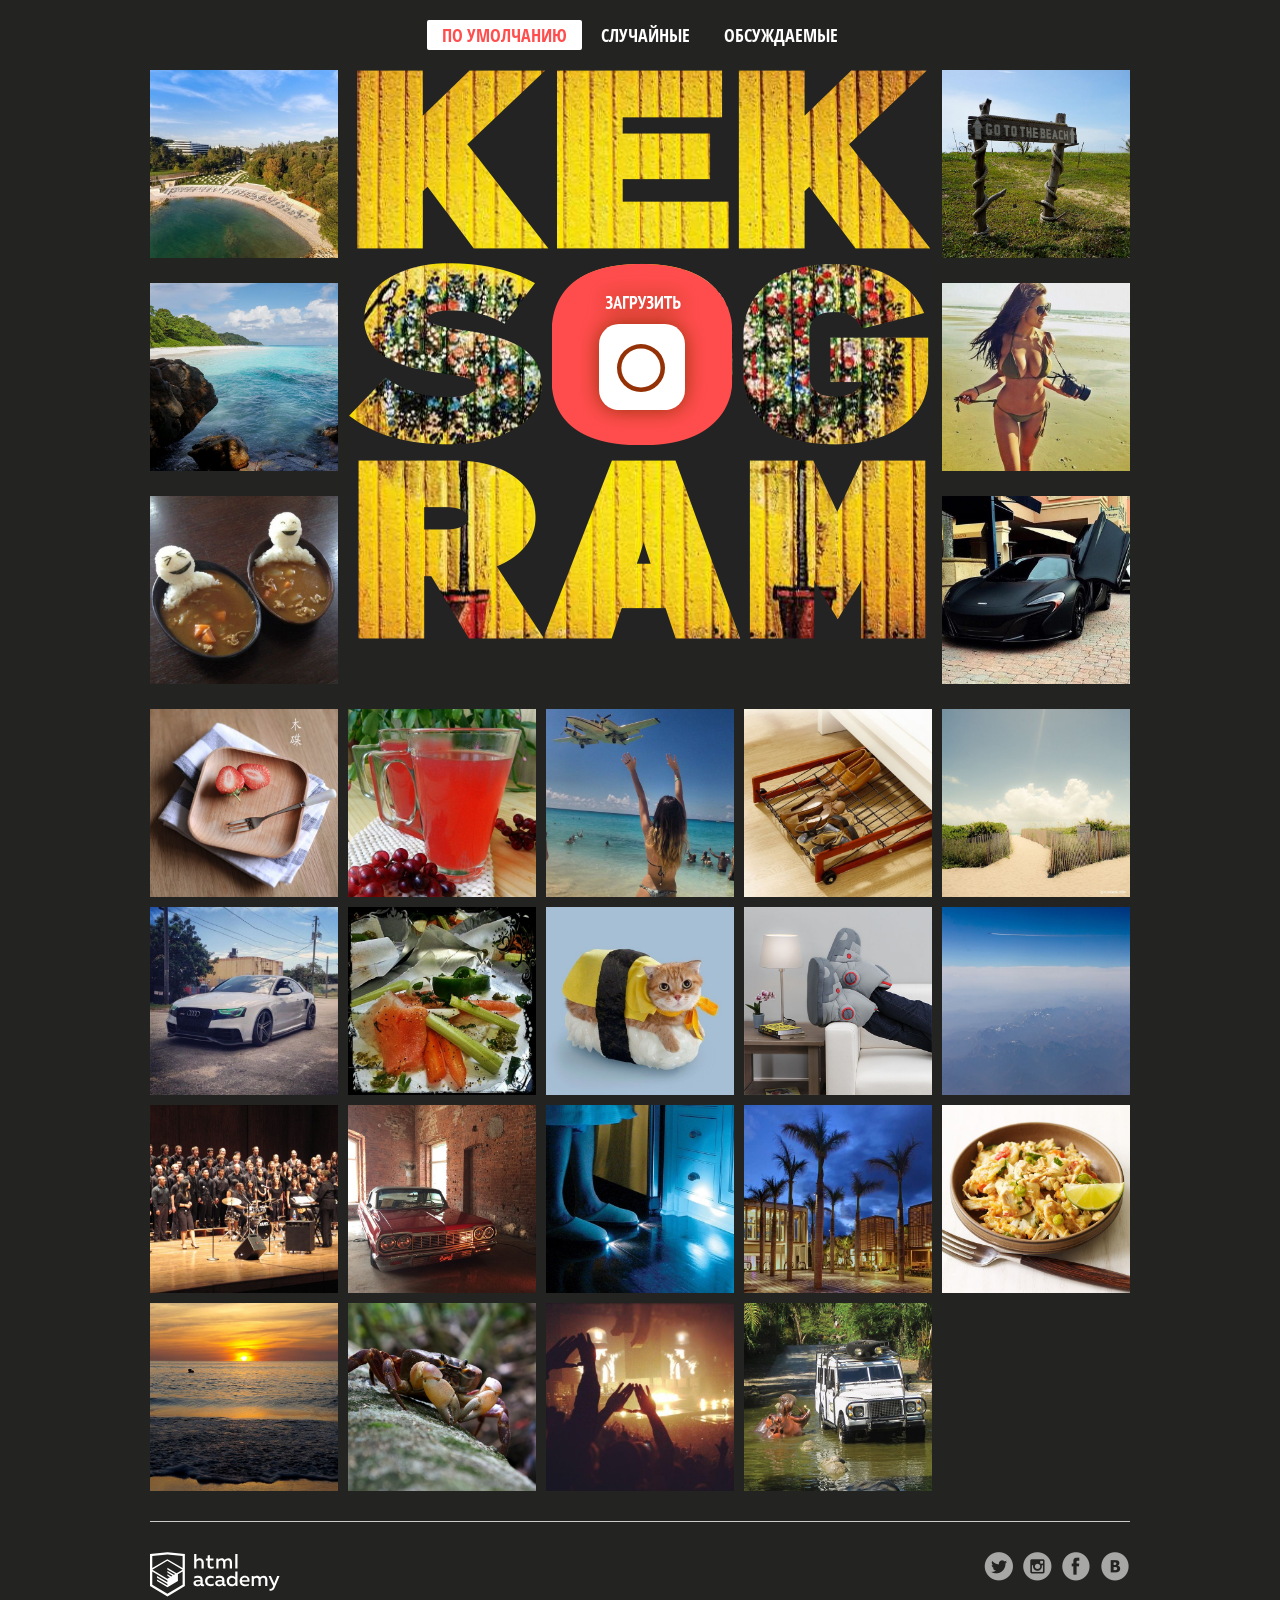
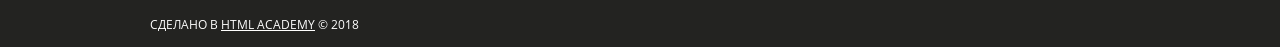
<file: kekstagram/index.html>
<!DOCTYPE html>
<html lang="ru">
<head>
  <meta charset="utf-8">
  <meta name="viewport" content="width=device-width,initial-scale=1">
  <link rel="stylesheet" href="css/normalize.css">
  <link rel="stylesheet" href="css/style.css">
  <link rel="shortcut icon" href="favicon.ico" type="image/x-icon">
  <title>Кекстаграм</title>
</head>

<body>
  <main>

    <!-- Фильтрация изображений от других пользователей -->
    <section class="img-filters  img-filters--inactive  container">
      <h2 class="img-filters__title  visually-hidden">Фильтр фотографий</h2>
      <form class="img-filters__form" action="index.html" method="get" autocomplete="off">
        <button type=button class="img-filters__button  img-filters__button--active" id="filter-default">По умолчанию</button>
        <button type=button class="img-filters__button" id="filter-random">Случайные</button>
        <button type=button class="img-filters__button" id="filter-discussed">Обсуждаемые</button>
      </form>
    </section>

    <!-- Контейнер для изображений от других пользователей -->
    <section class="pictures  container">
      <h2 class="pictures__title  visually-hidden">Фотографии других пользователей</h2>

      <!-- Поле для загрузки нового изображения на сайт -->
      <section class="img-upload">
        <div class="img-upload__wrapper">
          <h2 class="img-upload__title  visually-hidden">Загрузка фотографии</h2>
          <form class="img-upload__form" id="upload-select-image" method="post" enctype="multipart/form-data" action=" https://js.dump.academy/kekstagram" autocomplete="off">

            <!-- Изначальное состояние поля для загрузки изображения -->
            <fieldset class="img-upload__start">
              <input type="file" id="upload-file" class="img-upload__input  visually-hidden" name="filename" required accept="image/png, image/jpeg, image/jpg">
              <label for="upload-file" class="img-upload__label  img-upload__control">Загрузить</label>
            </fieldset>

            <!-- Форма редактирования изображения -->
            <div class="img-upload__overlay  hidden">
              <div class="img-upload__wrapper">
                <div class="img-upload__preview-container">

                  <!-- Изменение размера изображения -->
                  <fieldset class="img-upload__scale  scale">
                    <button type="button" class="scale__control  scale__control--smaller">Уменьшить</button>
                    <input type="text" class="scale__control  scale__control--value" value="100%" title="Image Scale" name="scale" readonly>
                    <button type="button" class="scale__control  scale__control--bigger">Увеличить</button>
                  </fieldset>

                  <!-- Предварительный просмотр изображения -->
                  <div class="img-upload__preview">
                    <img src="img/upload-default-image.jpg" alt="Предварительный просмотр фотографии">
                  </div>

                  <!-- Изменение глубины эффекта, накладываемого на изображение -->
                  <fieldset class="img-upload__effect-level  effect-level">
                    <input class="effect-level__value" type="number" name="effect-level" value="20">
                    <div class="effect-level__line">
                      <div class="effect-level__pin" tabindex="0">Кнопка изменения глубины эффекта фотографии</div>
                      <div class="effect-level__depth">Глубина эффекта фотографии</div>
                    </div>
                  </fieldset>

                  <!-- Кнопка для закрытия формы редактирования изображения -->
                  <button type="reset" class="img-upload__cancel  cancel" id="upload-cancel">Закрыть</button>
                </div>

                <!-- Наложение эффекта на изображение -->
                <fieldset class="img-upload__effects  effects">
                  <ul class="effects__list">
                    <li class="effects__item">
                      <input type="radio" class="effects__radio  visually-hidden" name="effect" id="effect-none" value="none" checked>
                      <label for="effect-none" class="effects__label">
                        <span class="effects__preview  effects__preview--none">Превью фото без эффекта</span>
                        Оригинал
                      </label>
                    </li>
                    <li class="effects__item">
                      <input type="radio" class="effects__radio  visually-hidden" name="effect" id="effect-chrome" value="chrome">
                      <label for="effect-chrome" class="effects__label">
                        <span class="effects__preview  effects__preview--chrome">Превью эффекта Хром</span>
                        Хром
                      </label>
                    </li>
                    <li class="effects__item">
                      <input type="radio" class="effects__radio  visually-hidden" name="effect" id="effect-sepia" value="sepia">
                      <label for="effect-sepia" class="effects__label">
                        <span class="effects__preview  effects__preview--sepia">Превью эффекта Сепия</span>
                        Сепия
                      </label>
                    </li>
                    <li class="effects__item">
                      <input type="radio" class="effects__radio  visually-hidden" name="effect" id="effect-marvin" value="marvin">
                      <label for="effect-marvin" class="effects__label">
                        <span class="effects__preview  effects__preview--marvin">Превью эффекта Марвин</span>
                        Марвин
                      </label>
                    </li>
                    <li class="effects__item">
                      <input type="radio" class="effects__radio  visually-hidden" name="effect" id="effect-phobos" value="phobos">
                      <label for="effect-phobos" class="effects__label">
                        <span class="effects__preview  effects__preview--phobos">Превью эффекта Фобос</span>
                        Фобос
                      </label>
                    </li>
                    <li class="effects__item">
                      <input type="radio" class="effects__radio  visually-hidden" name="effect" id="effect-heat" value="heat">
                      <label for="effect-heat" class="effects__label">
                        <span class="effects__preview  effects__preview--heat">Превью эффекта Зной</span>
                        Зной
                      </label>
                    </li>
                  </ul>
                </fieldset>

                <!-- Добавление хэш-тегов и комментария к изображению -->
                <fieldset class="img-upload__text text">
                  <input class="text__hashtags" name="hashtags" placeholder="#хэш-тег">
                  <textarea class="text__description" name="description" maxlength="140" placeholder="Ваш комментарий..."></textarea>
                </fieldset>

                <!-- Кнопка для отправки данных на сервер -->
                <button type="submit" class="img-upload__submit" id="upload-submit">Опубликовать</button>
              </div>
            </div>
          </form>
        </div>
      </section>

      <!-- Здесь будут изображения других пользователей -->

    </section>

    <!-- Полноэкранный показ изображения -->
    <section class="big-picture  overlay  hidden">
      <h2 class="big-picture__title  visually-hidden">Просмотр фотографии</h2>
      <div class="big-picture__preview">

        <!-- Просмотр изображения -->
        <div class="big-picture__img">
          <img src="img/logo-background-3.jpg" alt="Девушка в купальнике" width="600" height="600">
        </div>

        <!-- Информация об изображении. Подпись, комментарии, количество лайков -->
        <div class="big-picture__social  social">
          <div class="social__header">
            <img class="social__picture" src="img/avatar-1.svg" alt="Аватар автора фотографии" width="35" height="35">
            <p class="social__caption">Тестим новую камеру! =)</p>
            <p class="social__likes">Нравится <span class="likes-count">356</span></p>
          </div>

          <!-- Комментарии к изображению -->
          <ul class="social__comments">
            <li class="social__comment">
              <img class="social__picture" src="img/avatar-4.svg" alt="Аватар комментатора фотографии" width="35" height="35">
              <p class="social__text">Мега фото! Просто обалдеть. Как вам так удалось?</p>
            </li>
            <li class="social__comment">
              <img class="social__picture" src="img/avatar-3.svg" alt="Аватар комментатора фотографии" width="35" height="35">
               <p class="social__text">Да это фоташоп!!!!!!!!</p>
            </li>
          </ul>

          <!-- Кнопка для загрузки новой порции комментариев -->
          <button type="button" class="social__comments-loader  comments-loader">Загрузить еще</button>

          <!-- Форма для отправки комментария -->
          <div class="social__footer">
            <img class="social__picture" src="img/avatar-6.svg" alt="Аватар комментатора фотографии" width="35" height="35">
            <input type="text" class="social__footer-text" placeholder="Ваш комментарий...">
            <button type="button" class="social__footer-btn" name="button">Отправить</button>
          </div>
        </div>

        <!-- Кнопка для выхода из полноэкранного просмотра изображения -->
        <button type="reset" class="big-picture__cancel  cancel" id="picture-cancel">Закрыть</button>
      </div>
    </section>
  </main>

  <footer class="page-footer  container">
    <div class="page-footer__wrapper">
      <div class="page-footer__copyright  copyright">
        <a class="copyright__link  copyright__link--image" href="https://htmlacademy.ru/intensive/javascript"><img src="img/htmla-logo.svg" width="130" height="45" alt="HTML Academy"></a>
        <p>Сделано в <a class="copyright__link  copyright__link--text" href="https://htmlacademy.ru/intensive/javascript">HTML Academy</a> &copy; 2018</p>
      </div>
      <ul class="page-footer__contacts  contacts">
        <li><a href="https://twitter.com/htmlacademy_ru" class="contacts__link  contacts__link--twitter">Twitter</a></li>
        <li><a href="https://www.instagram.com/htmlacademy/" class="contacts__link  contacts__link--instagram">Instagtam</a></li>
        <li><a href="https://www.facebook.com/htmlacademy" class="contacts__link  contacts__link--facebook">Facebook</a></li>
        <li><a href="https://vk.com/htmlacademy" class="contacts__link  contacts__link--vk">VK</a></li>
      </ul>
    </div>
  </footer>

  <!-- Шаблон изображения случайного пользователя -->
  <template id="picture">
    <a href="#" class="picture">
      <img class="picture__img" src="" width="182" height="182" alt="Случайная фотография">
      <p class="picture__info">
        <span class="picture__comments"></span>
        <span class="picture__likes"></span>
      </p>
    </a>
  </template>

  <!-- Сообщение с ошибкой загрузки изображения -->
  <template id="error">
    <section class="error">
      <div class="error__inner">
        <h2 class="error__title">Ошибка загрузки файла</h2>
        <button type="button" class="error__button">Загрузить другой файл</button>
      </div>
    </section>
  </template>

  <!-- Сообщение об успешной загрузке изображения -->
  <template id="success">
    <section class="success">
      <div class="success__inner">
        <h2 class="success__title">Изображение успешно загружено</h2>
        <button type="button" class="success__button">Круто!</button>
      </div>
    </section>
  </template>

  <!-- Экран загрузки изображения -->
  <template id="messages">
    <div class="img-upload__message  img-upload__message--loading">Загружаем...</div>
  </template>
  <script src="js/backend.js"></script>
  <script src="js/pictures.js"></script>
  <script src="js/filter.js"></script>
  <script src="js/photo.js"></script>
  <script src="js/form.js"></script>
</body>
</html>
</file>
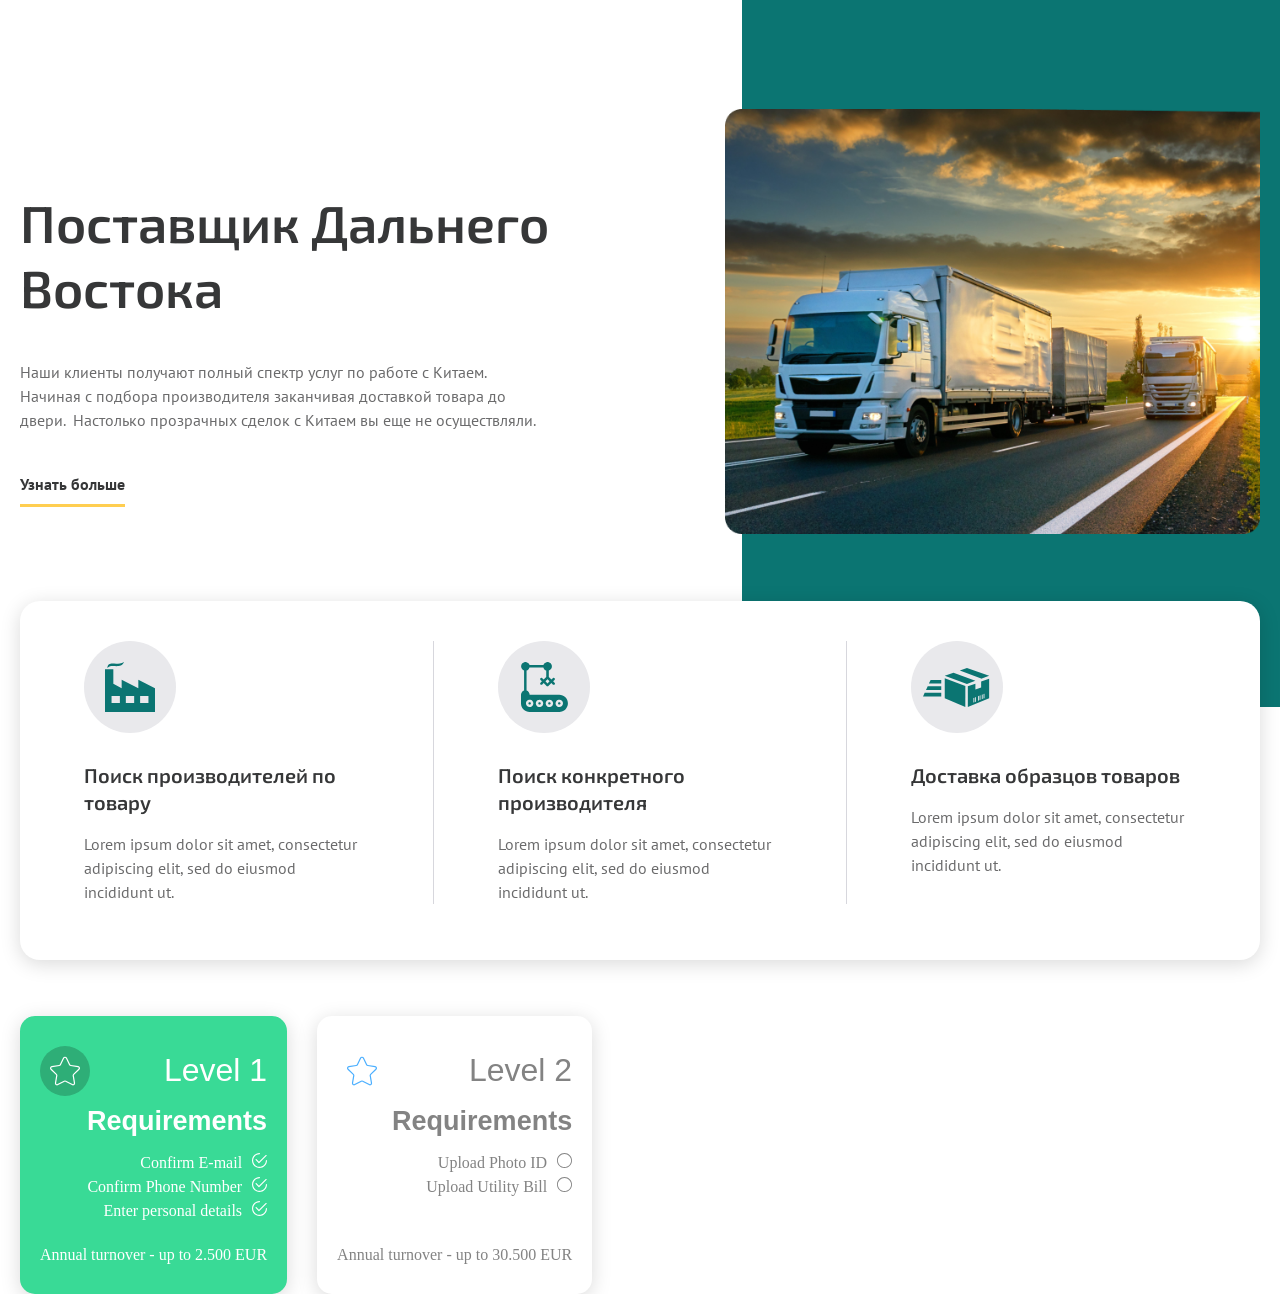
<file: scand/index.html>
<!DOCTYPE html><html lang="ru"><head><meta charset="UTF-8"><meta name="viewport" content="width=device-width,initial-scale=1"><meta http-equiv="X-UA-Compatible" content="ie=edge"><title>Поставщик Дальнего Востока</title><link rel="stylesheet" href="./css/style.css"><link rel="preconnect" href="https://fonts.googleapis.com"><link rel="preconnect" href="https://fonts.gstatic.com" crossorigin><link href="https://fonts.googleapis.com/css2?family=Exo+2:wght@400;500;600&display=swap" rel="stylesheet"><link rel="preconnect" href="https://fonts.googleapis.com"><link rel="preconnect" href="https://fonts.gstatic.com" crossorigin><link href="https://fonts.googleapis.com/css2?family=PT+Sans&display=swap" rel="stylesheet"></head><body><div class="banner"><div class="center"><div class="banner_content"><h1 class="banner_title">Поставщик Дальнего Востока</h1><p class="banner_text">Наши клиенты получают полный спектр услуг по работе с Китаем.  Начиная с подбора производителя заканчивая доставкой товара до двери.  Настолько прозрачных сделок с Китаем вы еще не осуществляли.</p><a href="" class="banner_link">Узнать больше</a></div><picture><source media="(max-width: 767px)" type="img/webp" srcset="./img/banner_img_mob.webp"><source media="(max-width: 990px)" type="img/webp" srcset="./img/banner_img_tablet.webp"><source type="img/webp" srcset="./img/banner_img.webp"><source media="(max-width: 767px)" srcset="./img/banner_img_mob.png"><source media="(max-width: 990px)" srcset="./img/banner_img_tablet.png"><img class="banner_img" src="./img/banner_img.png" alt="Поставщик Дальнего Востока"></picture></div></div><div class="services center"><div class="services_wrapper"><div class="services_item"><svg class="services_img" width="92" height="92" viewBox="0 0 92 92" fill="none" xmlns="http://www.w3.org/2000/svg"><circle cx="46" cy="46" r="46" fill="#E9E9EC"/><path d="M40.0476 21C36.4688 28.7248 27.8657 22.303 23.381 26.9524C24.4254 18.9551 31.4047 25.3993 40.0476 21ZM29.3333 28.1429V42.7262L37.6667 47.1905V38.8571L54.3333 47.1905V38.8571L71 47.1905V71H21V28.1429H29.3333ZM64.4524 54.9286H56.119V62.0714H64.4524V54.9286ZM50.1667 54.9286H41.8333V62.0714H50.1667V54.9286ZM35.881 54.9286H27.5476V62.0714H35.881V54.9286Z" fill="#0B7572"/></svg><p class="services_title">Поиск производителей по товару</p><p class="services_text">Lorem ipsum dolor sit amet, consectetur adipiscing elit, sed do eiusmod incididunt ut.</p></div><div class="services_item"><svg class="services_img" width="92" height="92" viewBox="0 0 92 92" fill="none" xmlns="http://www.w3.org/2000/svg"><circle cx="46" cy="46" r="46" fill="#E9E9EC"/><path d="M61.2823 53.7221H31.6434C31.6472 52.7881 31.349 51.8778 30.7934 51.1269C30.2378 50.3761 29.4544 49.8249 28.56 49.5555V29.4582C29.2507 29.264 29.8796 28.8948 30.3857 28.3862C30.8918 27.8777 31.2581 27.2471 31.4489 26.5554H45.3378C45.5406 27.2433 45.9126 27.8693 46.4196 28.3764C46.9267 28.8835 47.5528 29.2554 48.2406 29.4582V35.9443L45.6434 38.5554L44.2545 37.1666C44.1409 37.0519 44.0057 36.9609 43.8567 36.8988C43.7077 36.8367 43.5479 36.8047 43.3864 36.8047C43.225 36.8047 43.0652 36.8367 42.9162 36.8988C42.7672 36.9609 42.632 37.0519 42.5184 37.1666C42.4033 37.2814 42.312 37.4178 42.2497 37.5679C42.1875 37.718 42.1554 37.879 42.1554 38.0416C42.1554 38.2041 42.1875 38.3651 42.2497 38.5152C42.312 38.6654 42.4033 38.8017 42.5184 38.9166L43.9073 40.3054L42.5184 41.6943C42.4033 41.8092 42.312 41.9455 42.2497 42.0957C42.1875 42.2458 42.1554 42.4068 42.1554 42.5693C42.1554 42.7319 42.1875 42.8928 42.2497 43.043C42.312 43.1931 42.4033 43.3295 42.5184 43.4443C42.632 43.559 42.7672 43.65 42.9162 43.7121C43.0652 43.7742 43.225 43.8061 43.3864 43.8061C43.5479 43.8061 43.7077 43.7742 43.8567 43.7121C44.0057 43.65 44.1409 43.559 44.2545 43.4443L45.6434 42.0554L48.6017 45.0138C48.7154 45.1284 48.8506 45.2194 48.9996 45.2815C49.1486 45.3436 49.3084 45.3756 49.4698 45.3756C49.6312 45.3756 49.791 45.3436 49.94 45.2815C50.089 45.2194 50.2242 45.1284 50.3378 45.0138L53.4073 42.0416L54.7962 43.4304C54.9076 43.5592 55.0444 43.6635 55.198 43.7369C55.3516 43.8103 55.5187 43.8512 55.6888 43.857C55.859 43.8628 56.0285 43.8334 56.1867 43.7706C56.345 43.7078 56.4886 43.613 56.6085 43.4922C56.7284 43.3713 56.822 43.227 56.8835 43.0683C56.945 42.9095 56.9731 42.7398 56.9659 42.5697C56.9588 42.3996 56.9166 42.2328 56.842 42.0798C56.7673 41.9268 56.6619 41.7908 56.5323 41.6804L55.1434 40.2916L56.5323 38.9027C56.6474 38.7878 56.7386 38.6515 56.8009 38.5013C56.8632 38.3512 56.8953 38.1902 56.8953 38.0277C56.8953 37.8651 56.8632 37.7042 56.8009 37.554C56.7386 37.4039 56.6474 37.2675 56.5323 37.1527C56.4187 37.038 56.2834 36.947 56.1345 36.8849C55.9855 36.8228 55.8256 36.7909 55.6642 36.7909C55.5028 36.7909 55.343 36.8228 55.194 36.8849C55.045 36.947 54.9098 37.038 54.7962 37.1527L53.4073 38.5416L50.8239 35.9443V29.4582C51.5405 29.2442 52.1891 28.8478 52.7065 28.3079C53.2239 27.7679 53.5922 27.1029 53.7755 26.3779C53.9587 25.6529 53.9506 24.8928 53.7519 24.1718C53.5532 23.4509 53.1708 22.7939 52.642 22.2651C52.1132 21.7364 51.4562 21.3539 50.7353 21.1552C50.0144 20.9566 49.2542 20.9484 48.5292 21.1317C47.8042 21.3149 47.1392 21.6833 46.5993 22.2006C46.0593 22.718 45.663 23.3667 45.4489 24.0832H31.56C31.342 23.3744 30.9452 22.7337 30.4078 22.2227C29.8704 21.7118 29.2105 21.3478 28.4917 21.1657C27.7728 20.9837 27.0192 20.9899 26.3034 21.1835C25.5876 21.3772 24.9337 21.7519 24.4047 22.2715C23.8756 22.7911 23.4893 23.4382 23.2828 24.1504C23.0764 24.8627 23.0567 25.616 23.2258 26.338C23.3949 27.0601 23.747 27.7264 24.2483 28.2728C24.7496 28.8193 25.3831 29.2275 26.0878 29.4582V49.5832C25.1934 49.8527 24.4101 50.4039 23.8545 51.1547C23.2988 51.9056 23.0007 52.8158 23.0045 53.7499C23.0045 54.1527 23.0045 54.5277 23.0045 54.861C22.9985 54.8978 22.9985 54.9353 23.0045 54.9721V62.3888C23.0155 64.674 23.9301 66.8621 25.5486 68.4754C27.1671 70.0888 29.3581 70.9963 31.6434 70.9999H61.2823C63.5735 70.9999 65.7708 70.0898 67.3909 68.4697C69.011 66.8495 69.9212 64.6522 69.9212 62.361C69.9212 60.0699 69.011 57.8725 67.3909 56.2524C65.7708 54.6323 63.5735 53.7221 61.2823 53.7221ZM51.5601 40.2916L49.5323 42.3888L47.4628 40.2916L49.5323 38.2082L51.5601 40.2916ZM61.2823 66.0555C60.5477 66.0582 59.8288 65.8427 59.2168 65.4363C58.6049 65.0299 58.1274 64.4509 57.845 63.7727C57.5626 63.0945 57.488 62.3477 57.6307 61.6271C57.7733 60.9065 58.1268 60.2444 58.6462 59.725C59.1657 59.2055 59.8277 58.8521 60.5484 58.7094C61.269 58.5668 62.0158 58.6414 62.694 58.9238C63.3721 59.2062 63.9511 59.6836 64.3576 60.2956C64.764 60.9075 64.9795 61.6264 64.9767 62.361C64.9767 63.3409 64.5875 64.2806 63.8947 64.9734C63.2018 65.6662 62.2621 66.0555 61.2823 66.0555ZM27.9489 62.361C27.9462 61.6264 28.1617 60.9075 28.5681 60.2956C28.9745 59.6836 29.5535 59.2062 30.2317 58.9238C30.9099 58.6414 31.6567 58.5668 32.3773 58.7094C33.0979 58.8521 33.76 59.2055 34.2794 59.725C34.7989 60.2444 35.1523 60.9065 35.295 61.6271C35.4376 62.3477 35.363 63.0945 35.0806 63.7727C34.7982 64.4509 34.3208 65.0299 33.7088 65.4363C33.0969 65.8427 32.378 66.0582 31.6434 66.0555C30.6647 66.0518 29.7271 65.6614 29.035 64.9694C28.343 64.2773 27.9526 63.3397 27.9489 62.361ZM55.1017 62.361C55.1017 63.0951 54.8839 63.8126 54.4758 64.4227C54.0677 65.0328 53.4877 65.5081 52.8093 65.7884C52.1309 66.0687 51.3845 66.1413 50.6648 65.9971C49.9451 65.8528 49.2844 65.4983 48.7663 64.9783C48.2482 64.4583 47.8961 63.7962 47.7546 63.0759C47.6131 62.3557 47.6885 61.6096 47.9713 60.9323C48.2541 60.2549 48.7316 59.6767 49.3433 59.2709C49.9549 58.8651 50.6733 58.6499 51.4073 58.6527C52.3884 58.6564 53.3281 59.0487 54.0205 59.7437C54.7129 60.4388 55.1017 61.3799 55.1017 62.361ZM45.2267 62.361C45.2267 63.0945 45.0092 63.8114 44.6018 64.4213C44.1943 65.0311 43.6151 65.5064 42.9375 65.7871C42.2599 66.0678 41.5143 66.1412 40.7949 65.9981C40.0756 65.855 39.4148 65.5018 38.8962 64.9832C38.3776 64.4646 38.0244 63.8038 37.8813 63.0845C37.7382 62.3651 37.8117 61.6195 38.0923 60.9419C38.373 60.2643 38.8483 59.6851 39.4581 59.2777C40.068 58.8702 40.7849 58.6527 41.5184 58.6527C42.5019 58.6527 43.4451 59.0434 44.1406 59.7388C44.836 60.4343 45.2267 61.3775 45.2267 62.361Z" fill="#0B7572"/><path d="M31.6432 63.5977C32.3259 63.5977 32.8793 63.0443 32.8793 62.3616C32.8793 61.6789 32.3259 61.1255 31.6432 61.1255C30.9605 61.1255 30.4071 61.6789 30.4071 62.3616C30.4071 63.0443 30.9605 63.5977 31.6432 63.5977Z" fill="#0B7572"/><path d="M41.5179 63.5977C42.2005 63.5977 42.754 63.0443 42.754 62.3616C42.754 61.6789 42.2005 61.1255 41.5179 61.1255C40.8352 61.1255 40.2817 61.6789 40.2817 62.3616C40.2817 63.0443 40.8352 63.5977 41.5179 63.5977Z" fill="#0B7572"/><path d="M51.407 63.5977C52.0897 63.5977 52.6431 63.0443 52.6431 62.3616C52.6431 61.6789 52.0897 61.1255 51.407 61.1255C50.7243 61.1255 50.1709 61.6789 50.1709 62.3616C50.1709 63.0443 50.7243 63.5977 51.407 63.5977Z" fill="#0B7572"/><path d="M61.2818 63.5977C61.9645 63.5977 62.5179 63.0443 62.5179 62.3616C62.5179 61.6789 61.9645 61.1255 61.2818 61.1255C60.5991 61.1255 60.0457 61.6789 60.0457 62.3616C60.0457 63.0443 60.5991 63.5977 61.2818 63.5977Z" fill="#0B7572"/></svg><p class="services_title">Поиск конкретного производителя</p><p class="services_text">Lorem ipsum dolor sit amet, consectetur adipiscing elit, sed do eiusmod incididunt ut.</p></div><div class="services_item"><svg class="services_img" width="92" height="92" viewBox="0 0 92 92" fill="none" xmlns="http://www.w3.org/2000/svg"><circle cx="46" cy="46" r="46" fill="#E9E9EC"/><path d="M33.7563 57.3559L54.3365 65.9555V45.0078L33.7563 37.3638V57.3559Z" fill="#0B7572"/><path d="M70.1389 46.404L64.4059 48.462V42.6555L56.8353 45.3015V65.9552L78.1505 57.3556V37.731L70.1389 40.5975V46.404ZM63.3034 61.2511L62.4214 61.6186V56.9881L63.3034 56.6941V61.2511ZM64.8469 60.6631L63.9649 61.0306V56.4001L64.8469 56.1061V60.6631ZM67.9339 59.4136L67.0519 59.7076V55.1506L67.9339 54.8566V59.4136ZM69.4774 58.7521L68.5954 59.1196V54.6361L69.4774 54.3421V58.7521ZM72.5644 53.0926L73.4465 52.7986V57.1351L72.5644 57.5026V53.0926ZM70.8004 53.7541L71.6824 53.4601V57.8701L70.8004 58.2376V53.7541Z" fill="#0B7572"/><path d="M70.1391 37.7311L78.1507 34.7911L55.9535 27L48.824 29.499L70.1391 37.5841V37.7311Z" fill="#0B7572"/><path d="M42.5029 31.7041L33.7563 34.7911L55.9535 42.8762L64.3326 39.8627L42.5029 31.7041Z" fill="#0B7572"/><path d="M12 55.4446H30.2281V51.7695H13.6905L12 55.4446Z" fill="#0B7572"/><path d="M15.0137 48.9768H30.2283V45.3018H16.7042L15.0137 48.9768Z" fill="#0B7572"/><path d="M18.0271 42.2883V42.5823H30.2282V38.9072H19.6441L18.0271 42.2883Z" fill="#0B7572"/></svg><p class="services_title">Доставка образцов товаров</p><p class="services_text">Lorem ipsum dolor sit amet, consectetur adipiscing elit, sed do eiusmod incididunt ut.</p></div></div></div><div class="blocks center"><div class="blocks_item blocks_item--active"><div class="blocks_top"><span class="blocks_star"><svg width="30" height="30" fill="#4bafff" xmlns="http://www.w3.org/2000/svg" viewBox="0 0 49.94 49.94" xml:space="preserve"><path d="M48.856 22.731a3.56 3.56 0 0 0 .906-3.671 3.56 3.56 0 0 0-2.892-2.438l-12.092-1.757a1.58 1.58 0 0 1-1.19-.865L28.182 3.043a3.56 3.56 0 0 0-3.212-1.996 3.56 3.56 0 0 0-3.211 1.996L16.352 14c-.23.467-.676.79-1.191.865L3.069 16.623A3.557 3.557 0 0 0 .178 19.06a3.56 3.56 0 0 0 .906 3.671l8.749 8.528c.373.364.544.888.456 1.4L8.224 44.702a3.559 3.559 0 0 0 1.424 3.502 3.552 3.552 0 0 0 3.772.273l10.814-5.686a1.583 1.583 0 0 1 1.472 0l10.815 5.686a3.568 3.568 0 0 0 3.772-.273 3.559 3.559 0 0 0 1.424-3.502L39.651 32.66a1.582 1.582 0 0 1 .456-1.4l8.749-8.529zM37.681 32.998l2.065 12.042a1.553 1.553 0 0 1-.629 1.547 1.558 1.558 0 0 1-1.665.121l-10.815-5.687a3.588 3.588 0 0 0-3.334.001L12.49 46.708a1.56 1.56 0 0 1-1.666-.121 1.554 1.554 0 0 1-.629-1.547l2.065-12.042a3.581 3.581 0 0 0-1.03-3.17l-8.75-8.529a1.55 1.55 0 0 1-.4-1.621c.19-.586.667-.988 1.276-1.077l12.091-1.757a3.576 3.576 0 0 0 2.697-1.959l5.407-10.957a1.551 1.551 0 0 1 1.418-.881c.616 0 1.146.329 1.419.881l5.407 10.957a3.575 3.575 0 0 0 2.696 1.959l12.092 1.757a1.552 1.552 0 0 1 1.276 1.077c.19.585.041 1.191-.4 1.621l-8.749 8.528a3.58 3.58 0 0 0-1.029 3.171z"/></svg></span><p class="blocks_title">Level 1</p></div><p class="blocks_subtitle">Requirements</p><ul class="blocks_list blocks_list--checked"><li>Confirm E-mail</li><li>Confirm Phone Number</li><li>Enter personal details</li></ul><p class="blocks_text">Annual turnover - up to 2.500 EUR</p></div><div class="blocks_item"><div class="blocks_top"><span class="blocks_star"><svg width="30" height="30" fill="#4bafff" xmlns="http://www.w3.org/2000/svg" viewBox="0 0 49.94 49.94" xml:space="preserve"><path d="M48.856 22.731a3.56 3.56 0 0 0 .906-3.671 3.56 3.56 0 0 0-2.892-2.438l-12.092-1.757a1.58 1.58 0 0 1-1.19-.865L28.182 3.043a3.56 3.56 0 0 0-3.212-1.996 3.56 3.56 0 0 0-3.211 1.996L16.352 14c-.23.467-.676.79-1.191.865L3.069 16.623A3.557 3.557 0 0 0 .178 19.06a3.56 3.56 0 0 0 .906 3.671l8.749 8.528c.373.364.544.888.456 1.4L8.224 44.702a3.559 3.559 0 0 0 1.424 3.502 3.552 3.552 0 0 0 3.772.273l10.814-5.686a1.583 1.583 0 0 1 1.472 0l10.815 5.686a3.568 3.568 0 0 0 3.772-.273 3.559 3.559 0 0 0 1.424-3.502L39.651 32.66a1.582 1.582 0 0 1 .456-1.4l8.749-8.529zM37.681 32.998l2.065 12.042a1.553 1.553 0 0 1-.629 1.547 1.558 1.558 0 0 1-1.665.121l-10.815-5.687a3.588 3.588 0 0 0-3.334.001L12.49 46.708a1.56 1.56 0 0 1-1.666-.121 1.554 1.554 0 0 1-.629-1.547l2.065-12.042a3.581 3.581 0 0 0-1.03-3.17l-8.75-8.529a1.55 1.55 0 0 1-.4-1.621c.19-.586.667-.988 1.276-1.077l12.091-1.757a3.576 3.576 0 0 0 2.697-1.959l5.407-10.957a1.551 1.551 0 0 1 1.418-.881c.616 0 1.146.329 1.419.881l5.407 10.957a3.575 3.575 0 0 0 2.696 1.959l12.092 1.757a1.552 1.552 0 0 1 1.276 1.077c.19.585.041 1.191-.4 1.621l-8.749 8.528a3.58 3.58 0 0 0-1.029 3.171z"/></svg></span><p class="blocks_title">Level 2</p></div><p class="blocks_subtitle">Requirements</p><ul class="blocks_list"><li>Upload Photo ID</li><li>Upload Utility Bill</li></ul><p class="blocks_text">Annual turnover - up to 30.500 EUR</p></div></div></body></html>
</file>
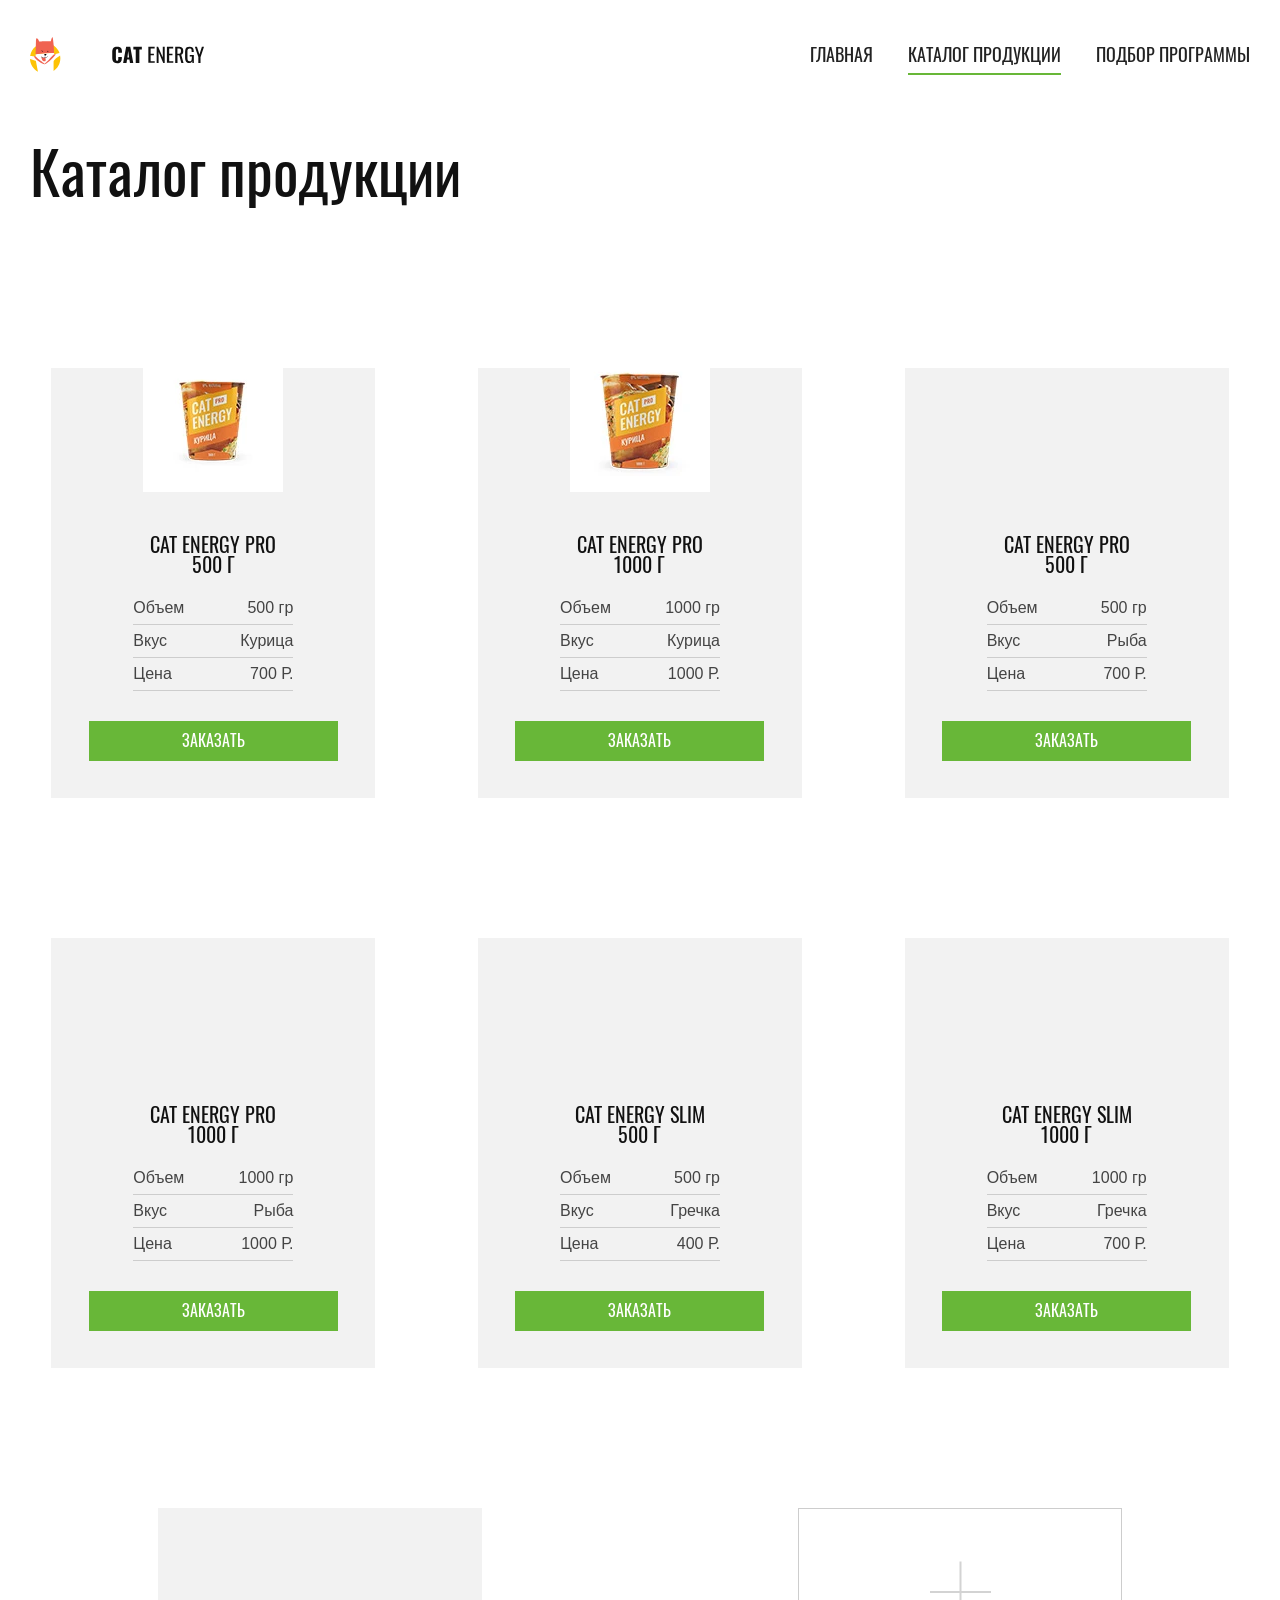
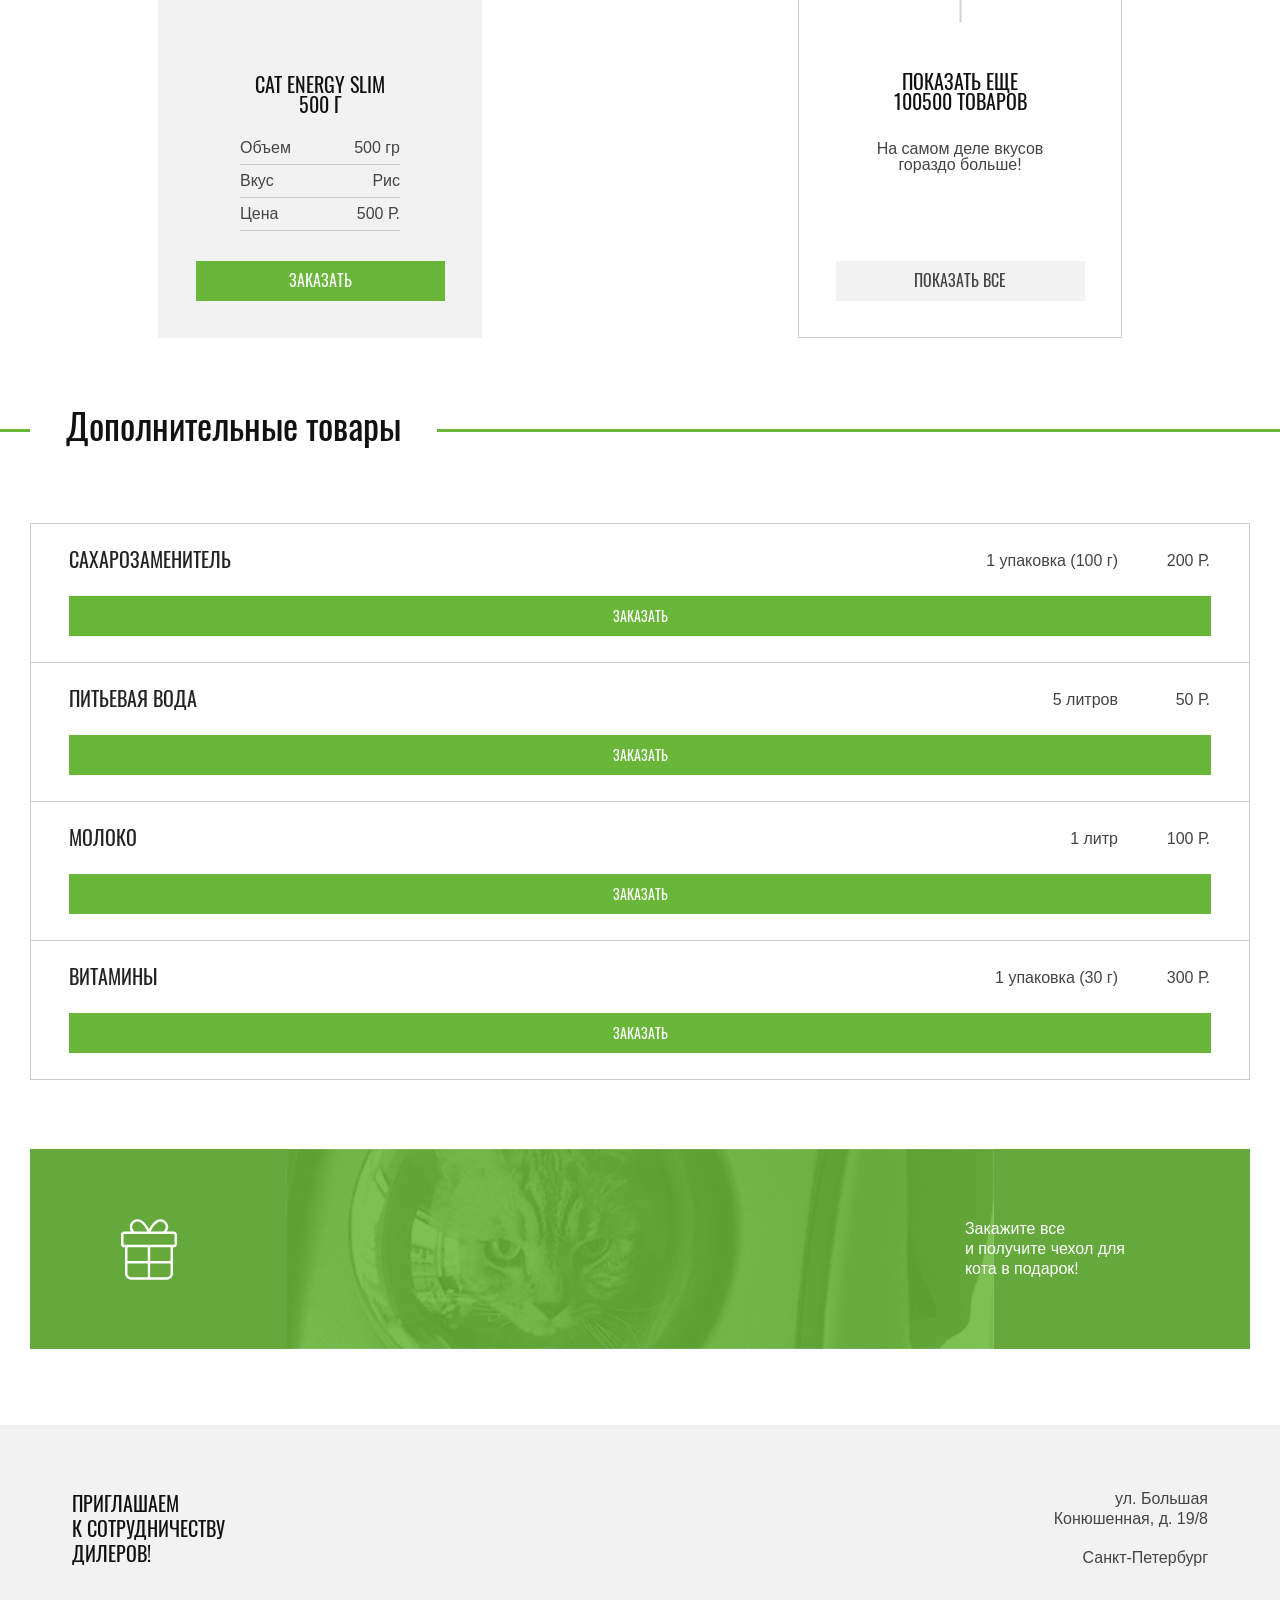
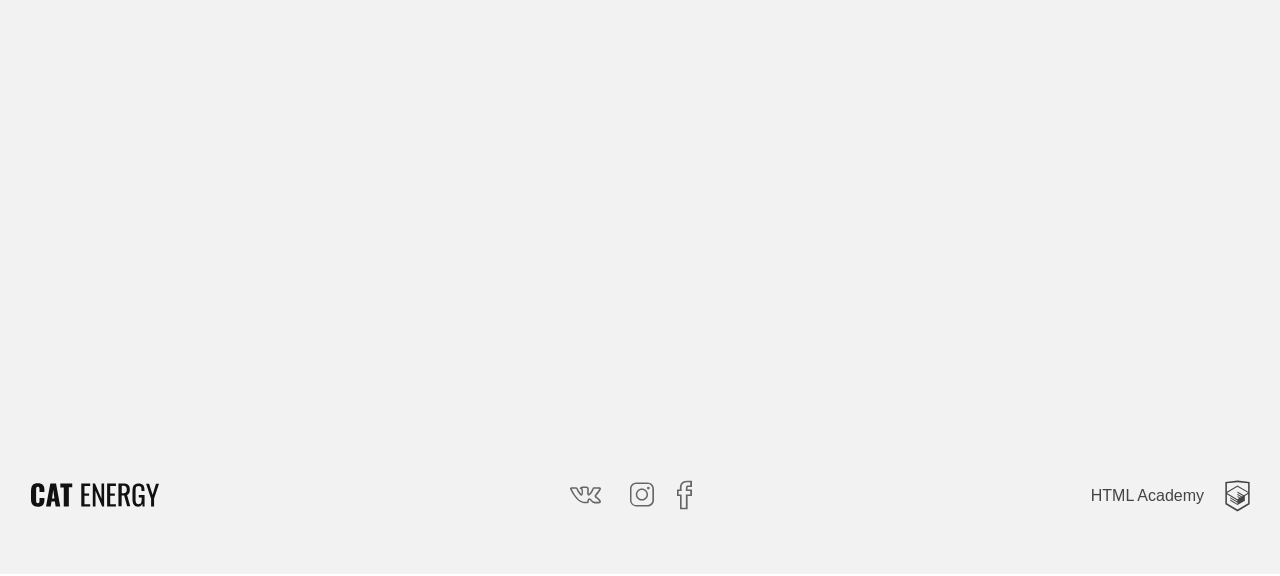
<file: catEnergy/catalog.html>
<!DOCTYPE html><html lang="ru"><head><meta charset="utf-8"><title>Каталог продукции</title><link rel="stylesheet" href="css/style.min.css"><meta name="viewport" content="width=device-width,initial-scale=1"><link rel="preload" href="js/main-menu.min.js" as="script" crossorigin="anonymous"><link rel="preload" href="fonts/oswaldmedium.woff" as="font" type="font/woff" crossorigin="anonymous"><link rel="preload" href="fonts/oswaldmedium.woff2" as="font" type="font/woff2" crossorigin="anonymous"><link rel="preload" href="fonts/oswaldregular.woff" as="font" type="font/woff" crossorigin="anonymous"><link rel="preload" href="fonts/oswaldregular.woff2" as="font" type="font/woff2" crossorigin="anonymous"></head><body><div style="display: none;"><svg xmlns="http://www.w3.org/2000/svg" xmlns:xlink="http://www.w3.org/1999/xlink"><symbol id="icon-cat-pro" viewBox="0 0 134 56"><path d="M123.1 5.8c1.2-1.9 2.7-3.4 4.5-4.6 1-.7 1.6-.7 2.2.6.8 1.9 1.5 3.9.9 6-.2.8-.1 1.4.4 2.1.6.8 1.1 1.6 1.6 2.3 1.3 1.9 1.8 3.9.9 6.2-.4 1-.4 2-.2 3.1.2 1 .2 2 0 3-.3 1.6-1.1 2.7-2.7 3.2-1.3.3-2.4.9-3.2 2-.2.3-.5.5-.9.5-1.2.2-4.2-2.5-4.2-3.7v-.6c.1-3.6-.1-3.9-3.4-5.4-.7-.3-1.3-.6-1.8-1.2-.6-.8-1.4-.7-2.3-.4-.8.4-1.4.9-1.3 1.9.3 2.4.4 4.8.3 7.3 0 .3.1.6.2.8 3.1 4.5 4.3 9.8 5.8 14.9 1.2 3.9 3.4 6 7.4 6.3.6 0 1.3.2 1.9.3 1.8.3 2.9 1.5 3.4 3.2.7 2.1.3 2.6-1.8 2.6h-6.5c-.9 0-1.6-.2-2.3-.8-1-1-2.2-1.4-3.4-2-1.3-.6-2.6-1.3-3.4-2.6-1.1-1.7-2.6-3.1-4-4.5-2.8-2.9-5.8-5.7-8.4-8.7-1.9-2.2-3.2-4.6-3.2-7.6 0-.9-.2-1.3-1.2-.9-.3.2-.7.3-1 .3-2.8 0-4.2 1.7-5.2 4.2-.9 2.1-2.1 4.1-3.2 6.2-.5 1.1-1 2.6-1 4.2 0 2.4.6 3.2 2.8 4 1.4.5 2.7 1 3.4 2.4.8 1.6.6 2-1.1 2.1h-6.8c-.9 0-1.5-.3-1.9-1.1l-1.8-3c-1-1.7-1.4-3.4-.7-5.4.6-1.7.3-3.6.1-5.3-.4-2.6 0-4.9 1.7-7 .6-.7.6-1-.4-1.2-4.1-.8-8-2.3-11.8-4.1 0 0-.1 0-.1-.1-3.2-1.2-3.8-1-4.7 2.3-.8 2.8-1.6 5.6-2.2 8.5-.7 3.2.1 6.2 1.1 9.2.4 1.2 1.6 1.1 2.5 1.4 2 .6 3.7 1.4 4.5 3.5.7 1.6.6 1.8-1.1 1.8-1.7 0-3.4-.1-5.2 0-1.6.1-2.8-.5-4.2-1.4-4.8-3.2-6.2-8.1-6.6-13.4-.2-3.3-2-5.9-4.1-8.4-.4-.5-.8-.7-1.4-.3-2.1 1.3-4.5 2.1-6.7 3-4.8 1.8-9 4.6-12.2 8.8-1.2 1.5-1.9 3.2-2.2 5.1-.3 1.8.2 2.6 2 3.1 1.9.6 2.7 1.5 2.9 3.4.1.8-.2 1.2-1 1.2h-8.1c-.6 0-1-.4-1.3-.8a8.56 8.56 0 01-1.9-5.5c-.1-3.5.3-6.9.9-10.3.4-2.1 1.4-3.8 3.4-4.8 5.9-2.8 9-8.1 11.8-13.6.6-1.1.1-1.3-.9-1.2-2.9.3-5.4 1.6-7.7 3.2-3 2.1-5.7 4.6-8.3 7.1-2.9 2.7-6.2 4.6-10.3 4.9C3.1 32.5-.3 28.4 0 21.8c.1-2.3.9-4.4 2.4-6.1 1.2-1.3 2.6-2 4.5-1.5 1.5.4 1.9 1.2 1.3 2.7-.3.6-.7 1.1-1 1.7-.4.6-.8 1.3-1 2-1.1 3 .4 5.1 3.5 5.4 3.3.3 6-1.1 8.5-3.1 3-2.4 5.7-5.2 8-8.3 3.7-4.8 8.5-7.3 14.4-8.1 2.3-.3 4.3-1.3 6.5-1.9 4.1-1.2 8.3-1.9 12.7-1.8 2 .1 3.9-.3 5.8-1.1 4.9-2 10-2 15.1-1 4 .8 8 1.8 11.9 2.8 2.2.5 4.7.3 7-.2 4.4-1 8.9-1.9 13.4-2 3-.1 5.9.4 8.6 1.7 2 .9 2 .9 1.5 2.8z"></path></symbol><symbol id="icon-cat-slim" viewBox="0 0 70 97"><path d="M54.8 0h-.4c-.7.4-1.1.9-1.4 1.6-.6 1.1-1 2.3-1.3 3.4-.2.8-.7 1.2-1.5 1.3-2.3.4-4 1.7-5.2 3.7-.7 1.3-1.3 2.6-1.8 3.9-1.4 3.7-2.5 7.5-3.8 11.2-.7 1.9-.8 1.9-2.7 1.9-2.3 0-2.1-.4-2.1 2.1 0 .8.2 1.2 1.1 1.2.3 0 .7-.1.8.2.1.3-.2.5-.4.7-1.2 1.3-2.7 2-4.3 2.4-1.9.5-3.8.9-5.7 1.5-4.7 1.6-9.1 3.8-12.6 7.6-2.1 2.3-3.5 5-4.7 7.8-3.8 8.7-5.6 17.8-7 27-.6 4.3-1.1 8.6-1.5 13C.2 92.7 0 94.8 0 97h33.3c.1-.5-.1-.9-.2-1.3-.7-1.8-2.1-2.7-3.8-3.1-.7-.2-.8-.4-.4-.9.7-.9 1.2-2 1.6-3.1 1.6-4.8 2.3-9.8 3.1-14.8.6-3.8 1.5-7.4 3.4-10.8 1.5-2.5 3.3-4.6 5.6-6.4.8-.6.9-.6 1 .4.1.7.1 1.4.2 2.2.3 4.7.3 9.5-.2 14.2-.3 3.7-.5 7.4-.2 11 .4 4.3 1.2 8.4 2.2 12.6h13.3c-.3-2.2-2.1-4-4.2-4.4-1.3-.2-2.5-.1-3.8.2-.6.1-.8 0-.9-.6-.4-5.3-.1-10.6 1-15.8 1.3-6 2.4-12.1 3.1-18.2.3-2.5 1-4.8 2.3-7 1.2-2.1 2.2-4.3 3.4-6.5.9-1.7 1.1-3.4.4-5.2-.3-.7-.5-1.4-.9-2.1-1-2-2-3.9-2.9-5.9-.5-1-.4-1.1.7-1.1 1.6 0 1.6 0 1.7-1.6v-.7c0-.7-.3-1.1-1-1h-1.5c-.7 0-.9-.3-.7-1 .6-2.3 2.8-4.1 5.1-4.4 2.2-.3 4.4 0 6.6.4.6.1 1 0 1.3-.6.4-1 .8-2 1.3-3 .2-.4.2-.8-.1-1.1-3.2-4.2-6.7-8-11.4-10.4-.5-.3-.8-.6-.9-1.1-.3-1.4-.7-2.8-1.3-4.2-.3-.7-.6-1.3-1.4-1.7z"></path></symbol><symbol id="icon-fb" viewBox="0 0 10 19"><path d="M7.1 19H2v-8.8H0V5.8h1.9c-.1-2 .2-3.4 1.1-4.4C3.8.5 5 .1 6.5 0H10v4.2H7.2c-.1.2-.2.8-.2 1.6h3v4.4H7.1V19zm-4-1h2.8V9.1h2.9V6.8H5.9v-.5c0-1.4 0-2.6.7-3.1l.1-.1h2.1V1H6.5c-1.2.1-2 .4-2.6 1-.8.8-1 2.3-.8 4.2l.1.6H1.1v2.3h2V18z"></path></symbol><symbol id="icon-gift" viewBox="0 0 55.5 60"><path fill="#fff" d="M52.3 12.2h-7a7.57 7.57 0 00.5-8.1c-1-1.8-2.6-3.1-4.6-3.7-2-.6-4.1-.4-5.9.6-3.6 2-6.2 6.1-7.6 9-1.4-2.9-4-7.1-7.6-9-3.8-2-8.5-.6-10.5 3.1-1.4 2.7-1.2 5.8.5 8.1h-7c-1.7 0-3.1 1.4-3.1 3.1v9.4c0 1.7 1.4 3.1 3.1 3.1H4v26.1c0 3.3 2.7 6 6 6h35.5c3.3 0 6-2.7 6-6V27.8h.8c1.7 0 3.1-1.4 3.1-3.1v-9.4c.1-1.7-1.3-3.1-3.1-3.1zM36.5 3a5.27 5.27 0 017.2 2.2 5.33 5.33 0 01-1.8 7H29.4C30.5 9.6 33 5 36.5 3zM11.7 5.2C13.2 2.6 16.4 1.6 19 3c3.5 1.9 6 6.6 7.1 9.1H13.5a5.24 5.24 0 01-1.8-6.9zm14.8 22.6v13.7H6.4V27.8h20.1zM6.4 53.9v-10h20.2v13.7H10c-2 0-3.6-1.7-3.6-3.7zm39.1 3.7H28.9V43.9h20.2v10c0 2-1.6 3.7-3.6 3.7zm3.6-16.1H28.9V27.8h20.2v13.7zm4-16.8c0 .4-.3.7-.7.7H3.2c-.4 0-.7-.3-.7-.7v-9.4c0-.4.3-.7.7-.7h49.2c.4 0 .7.3.7.7v9.4z"></path></symbol><symbol id="icon-htmlacademy" viewBox="0 0 60 60"><path d="M30.2 5H30L10.3 7.1v36.2L30 55l19.7-11.7V7.1L30.2 5zm17 36.8L30 52 12.8 41.8V27l17.1 10.2V39l-11.7-7v1.8L30 40.9v1.9l-11.8-7v1.8l11.8 7 11.9-7.1v-7.6l5.3-3.2v15.1zm-.1-17l-4.7 2.8-2.2 1.3-10.3-6.1v1.8l8.8 5.3h-.1l-.2.1-1.3.7-7.3-4.3v1.8l5.8 3.4-1.4.9-4.3-2.6v1.8l2.9 1.7-2.9 1.7-17-10.1 17-10.2 17.2 10zm.1-1.8L29.9 12.8 12.8 23V9.4L30 7.6l17.2 1.8V23z"></path></symbol><symbol id="icon-insta" viewBox="0 0 16.1 16"><path d="M11.8 1C13.6 1 15 2.4 15 4.2v7.7c0 1.7-1.4 3.1-3.1 3.1H4.2C2.4 15 1 13.6 1 11.8V4.2C1 2.4 2.4 1 4.2 1h7.6m0-1H4.2C1.9 0 0 1.9 0 4.2v7.7C0 14.1 1.9 16 4.2 16h7.7c2.3 0 4.2-1.9 4.2-4.2V4.2C16 1.9 14.1 0 11.8 0z"></path><path d="M8 4.9c1.7 0 3.1 1.4 3.1 3.1S9.7 11.1 8 11.1 4.9 9.7 4.9 8 6.3 4.9 8 4.9m0-1C5.7 3.9 3.9 5.7 3.9 8s1.8 4.1 4.1 4.1 4.1-1.8 4.1-4.1S10.3 3.9 8 3.9z"></path><circle cx="12.3" cy="3.7" r=".9"></circle></symbol><symbol id="icon-mail" viewBox="0 0 17 13"><path d="M15.6 11.6H1.4V5.8H0V13h17V5.8h-1.4v5.8zM0 0v2.3l8.5 7.1L17 2.3V0H0zm15.6 1.6L8.5 7.5 1.4 1.6v-.2h14.2v.2z"></path></symbol><symbol id="icon-phone" viewBox="0 0 20 20"><path d="M17.9 9.4H9.4v1.2h8.5l-2.1 2.1.9.9 3.1-3.1c.2-.2.2-.6 0-.9l-3.1-3.1-.9.9 2.1 2zm-9.8 10v-6.2c0-.3-.3-.6-.6-.6H3.1c0 .7.6 1.2 1.2 1.2h2.5v5H3.1c-1 .1-1.8-.7-1.9-1.7v-14c0-1 .8-1.8 1.7-1.8h3.9v5H4.4c-.7 0-1.2.6-1.2 1.2h4.4c.3 0 .6-.3.6-.6V.6C8.1.3 7.8 0 7.5 0H3.1A3 3 0 000 2.9v13.9c-.1 1.7 1.2 3.1 2.9 3.1h4.6c.3.1.6-.2.6-.5z"></path></symbol><symbol id="icon-vk" viewBox="0 0 22 12"><path d="M17.6 12c-.3 0-.9-.1-1.5-.5-.5-.3-.9-.7-1.3-1.2-.3-.3-.9-.9-1.1-.9-.2.1-.4.7-.3 1.2 0 .1 0 .6-.3.9-.3.3-.8.4-.9.4h-1.4c-.7 0-3.2-.2-5.4-2.3C2.5 7.1.2 2.2.1 2 0 1.6-.1 1.2.2.9s.8-.4 1-.4h3.1c.1 0 .4.1.7.3.3.2.4.5.5.6.7 1.5 1.5 2.8 2.6 4 .1-.4.2-1.4.1-2.3 0-.4-.1-.8-.2-1-.1-.1-.3-.2-.5-.2l-.6-.5c0-.5.5-.9.9-1.1.5-.2 1.3-.3 2.3-.3h.5c.9 0 1.2.1 1.6.1 1.2.3 1.2 1.3 1.1 2.5v1.6c0 .3 0 .8.1 1 .2-.1.6-.5 1.5-1.9.6-.9 1-1.9 1.1-2.1.1-.3.4-.7 1.2-.7h3.4c.7 0 1.2.2 1.3.7.2.5.1 1.3-1.7 3.5-.3.3-.5.6-.7.9-.5.4-.9 1-.9 1.1s.5.5.9.9c1.1.9 1.9 1.7 2.2 2.3.4.6.3 1 .2 1.3-.3.7-1.2.7-1.4.8h-2.9zm-3.9-3.7c.7 0 1.2.6 1.8 1.2.4.4.7.8 1.1 1 .5.3 1 .3 1 .3h2.9c.1 0 .3-.1.4-.1 0 0 0-.1-.1-.1-.3-.5-1-1.3-2-2.1-.9-.7-1.3-1.1-1.4-1.7 0-.6.4-1.1 1.2-2.1.2-.2.4-.5.7-.8 1.1-1.4 1.4-2 1.5-2.3h-3.9c0 .4-.5 1.5-1.1 2.4-1.4 2.1-2 2.4-2.5 2.4-.1 0-.3 0-.4-.1-.7-.4-.7-1.4-.7-2.1V2.6c.1-1.3 0-1.3-.3-1.4-.3-.1-.5-.1-1.4-.1H10c-.5 0-1 0-1.4.1l.2.2c.4.5.4 1.5.4 1.7.1 1.3 0 2.9-.7 3.3-.1 0-.2.1-.4.1-.6 0-1.3-.7-2.5-2.5C5 2.9 4.5 1.8 4.5 1.8s0-.1-.1-.1-.2-.1-.2-.1h-3c.4.9 2.5 5 4.8 7.2 2 1.9 4.3 2 4.7 2h1.4s.2 0 .2-.1v-.1c0-.2 0-2 1.2-2.3h.2z"></path></symbol></svg></div><header class="page-header"><div class="page-header__header container"><div class="page-header__wrapper"><a class="page-header__logo" href="index.html"><picture><source media="(min-width: 1280px)" srcset="img/logo-desktop.svg"><source media="(min-width: 768px)" srcset="img/logo-tablet.svg"><source media="(max-width: 768px)" srcset="img/logo-mobile.svg"><img class="page-header__logo-image" src="img/logo-mobile.svg" width="191" height="39" alt="CAT ENERGY"></picture></a></div><nav class="main-nav main-nav--nojs main-nav--close"><button class="main-nav__toggle" type="button"></button><ul class="main-nav__list site-list"><li class="site-list__item"><a class="site-list__link" href="index.html">ГЛАВНАЯ</a></li><li class="site-list__item"><a class="site-list__link site-list__link--active">КАТАЛОГ ПРОДУКЦИИ</a></li><li class="site-list__item site-list__item--last-child"><a class="site-list__link" href="form.html">ПОДБОР ПРОГРАММЫ</a></li></ul></nav></div></header><main class="page-main"><div class="order hidden"><p>Оформление заказа</p><button class="button" id="close_order">Закрыть</button></div><div class="page-main__main-products product-card container"><h1 class="page-main__title">Каталог продукции</h1><ul class="product-card__list"><li class="product-card__item"><a href="product.html" title="Подробней"><picture><source type="image/webp" media="(min-width: 1280px)" srcset="img/production/chicken-small-desktop@1x.webp, img/production/chicken-small-desktop@2x.webp 2x"><source type="image/webp" media="(min-width: 768px)" srcset="img/production/chicken-small-tablet@1x.webp, img/production/chicken-small-tablet@2x.webp 2x"><source type="image/webp" srcset="img/production/chicken-small-mobile@1x.webp, img/production/chicken-small-mobile@2x.webp 2x"><source media="(min-width: 1280px)" srcset="img/production/chicken-small-desktop@1x.png, img/production/chicken-small-desktop@2x.png 2x"><source media="(min-width: 768px)" srcset="img/production/chicken-small-tablet@1x.png, img/production/chicken-small-tablet@2x.png 2x"><img class="product-card__image product-card__image--small" src="img/production/chicken-small-mobile@1x.jpg" srcset="img/production/chicken-small-mobile@2x.jpg 2x" width="140" height="144" alt="Cat Energy PRO 500 г"></picture><h4 class="product-card__title">Cat Energy<br>PRO 500&nbsp;г</h4></a><table class="product-card__description"><tr><td class="product-card__characteristic">Объем</td><td class="product-card__characteristic">500&nbsp;гр</td></tr><tr><td class="product-card__characteristic">Вкус</td><td class="product-card__characteristic">Курица</td></tr><tr><td class="product-card__characteristic">Цена</td><td class="product-card__characteristic">700&nbsp;Р.</td></tr></table><a class="product-card__button button button--checkout button--color1" href="order.html">Заказать</a></li><li class="product-card__item"><a href="product.html" title="Подробней"><picture><source type="image/webp" media="(min-width: 1280px)" srcset="img/production/chicken-big-desktop@1x.webp, img/production/chicken-big-desktop@2x.webp 2x"><source type="image/webp" media="(min-width: 768px)" srcset="img/production/chicken-big-tablet@1x.webp, img/production/chicken-big-tablet@2x.webp 2x"><source type="image/webp" srcset="img/production/chicken-big-mobile@1x.webp, img/production/chicken-big-mobile@2x.webp 2x"><source media="(min-width: 1280px)" srcset="img/production/chicken-big-desktop@1x.png, img/production/chicken-big-desktop@2x.png 2x"><source media="(min-width: 768px)" srcset="img/production/chicken-big-tablet@1x.png, img/production/chicken-big-tablet@2x.png 2x"><img class="product-card__image product-card__image--big" src="img/production/chicken-big-mobile@1x.jpg" srcset="img/production/chicken-big-mobile@2x.jpg 2x" width="140" height="144" alt="Cat Energy PRO 1000 г"></picture><h4 class="product-card__title">Cat Energy<br>PRO 1000&nbsp;г</h4></a><table class="product-card__description"><tr><td class="product-card__characteristic">Объем</td><td class="product-card__characteristic">1000&nbsp;гр</td></tr><tr><td class="product-card__characteristic">Вкус</td><td class="product-card__characteristic">Курица</td></tr><tr><td class="product-card__characteristic">Цена</td><td class="product-card__characteristic">1000&nbsp;Р.</td></tr></table><a class="product-card__button button button--checkout button--color1" href="order.html">Заказать</a></li><li class="product-card__item"><a href="product.html" title="Подробней"><picture><source type="image/webp" media="(min-width: 1280px)" srcset="img/production/fish-small-desktop@1x.webp, img/production/fish-small-desktop@2x.webp 2x"><source type="image/webp" media="(min-width: 768px)" srcset="img/production/fish-small-tablet@1x.webp, img/production/fish-small-tablet@2x.webp 2x"><source type="image/webp" srcset="img/production/fish-small-mobile@1x.webp, img/production/fish-small-mobile@2x.webp 2x"><source media="(min-width: 1280px)" srcset="img/production/fish-small-desktop@1x.png, img/production/fish-small-desktop@2x.png 2x"><source media="(min-width: 768px)" srcset="img/production/fish-small-tablet@1x.png, img/production/fish-small-tablet@2x.png 2x"><img class="product-card__image product-card__image--small" src="img/production/fish-small-mobile@1x.jpg" srcset="img/production/fish-small-mobile@2x.jpg 2x" width="140" height="144" alt="Cat Energy PRO 500 г"></picture><h4 class="product-card__title">Cat Energy<br>PRO 500&nbsp;г</h4></a><table class="product-card__description"><tr><td class="product-card__characteristic">Объем</td><td class="product-card__characteristic">500&nbsp;гр</td></tr><tr><td class="product-card__characteristic">Вкус</td><td class="product-card__characteristic">Рыба</td></tr><tr><td class="product-card__characteristic">Цена</td><td class="product-card__characteristic">700&nbsp;Р.</td></tr></table><a class="product-card__button button button--checkout button--color1" href="order.html">Заказать</a></li><li class="product-card__item"><a href="product.html" title="Подробней"><picture><source type="image/webp" media="(min-width: 1280px)" srcset="img/production/fish-big-desktop@1x.webp, img/production/fish-big-desktop@2x.webp 2x"><source type="image/webp" media="(min-width: 768px)" srcset="img/production/fish-big-tablet@1x.webp, img/production/fish-big-tablet@2x.webp 2x"><source type="image/webp" srcset="img/production/fish-big-mobile@1x.webp, img/production/fish-big-mobile@2x.webp 2x"><source media="(min-width: 1280px)" srcset="img/production/fish-big-desktop@1x.png, img/production/fish-big-desktop@2x.png 2x"><source media="(min-width: 768px)" srcset="img/production/fish-big-tablet@1x.png, img/production/fish-big-tablet@2x.png 2x"><img class="product-card__image product-card__image--big" src="img/production/fish-big-mobile@1x.jpg" srcset="img/production/fish-big-mobile@2x.jpg 2x" width="140" height="144" alt="Cat Energy PRO 1000 г"></picture><h4 class="product-card__title">Cat Energy<br>PRO 1000&nbsp;г</h4></a><table class="product-card__description"><tr><td class="product-card__characteristic">Объем</td><td class="product-card__characteristic">1000&nbsp;гр</td></tr><tr><td class="product-card__characteristic">Вкус</td><td class="product-card__characteristic">Рыба</td></tr><tr><td class="product-card__characteristic">Цена</td><td class="product-card__characteristic">1000&nbsp;Р.</td></tr></table><a class="product-card__button button button--checkout button--color1" href="order.html">Заказать</a></li><li class="product-card__item"><a href="product.html" title="Подробней"><picture><source type="image/webp" media="(min-width: 1280px)" srcset="img/production/buckwheat-small-desktop@1x.webp, img/production/buckwheat-small-desktop@2x.webp 2x"><source type="image/webp" media="(min-width: 768px)" srcset="img/production/buckwheat-small-tablet@1x.webp, img/production/buckwheat-small-tablet@2x.webp 2x"><source type="image/webp" srcset="img/production/buckwheat-small-mobile@1x.webp, img/production/buckwheat-small-mobile@2x.webp 2x"><source media="(min-width: 1280px)" srcset="img/production/buckwheat-small-desktop@1x.png, img/production/buckwheat-small-desktop@2x.png 2x"><source media="(min-width: 768px)" srcset="img/production/buckwheat-small-tablet@1x.png, img/production/buckwheat-small-tablet@2x.png 2x"><img class="product-card__image product-card__image--small" src="img/production/buckwheat-small-mobile@1x.jpg" srcset="img/production/buckwheat-small-mobile@2x.jpg 2x" width="140" height="144" alt="Cat Energy SLIM 500 г"></picture><h4 class="product-card__title">Cat Energy<br>SLIM 500&nbsp;г</h4></a><table class="product-card__description"><tr><td class="product-card__characteristic">Объем</td><td class="product-card__characteristic">500&nbsp;гр</td></tr><tr><td class="product-card__characteristic">Вкус</td><td class="product-card__characteristic">Гречка</td></tr><tr><td class="product-card__characteristic">Цена</td><td class="product-card__characteristic">400&nbsp;Р.</td></tr></table><a class="product-card__button button button--checkout button--color1" href="order.html">Заказать</a></li><li class="product-card__item"><a href="product.html" title="Подробней"><picture><source type="image/webp" media="(min-width: 1280px)" srcset="img/production/buckwheat-big-desktop@1x.webp, img/production/buckwheat-big-desktop@2x.webp 2x"><source type="image/webp" media="(min-width: 768px)" srcset="img/production/buckwheat-big-tablet@1x.webp, img/production/buckwheat-big-tablet@2x.webp 2x"><source type="image/webp" srcset="img/production/buckwheat-big-mobile@1x.webp, img/production/buckwheat-big-mobile@2x.webp 2x"><source media="(min-width: 1280px)" srcset="img/production/buckwheat-big-desktop@1x.png, img/production/buckwheat-big-desktop@2x.png 2x"><source media="(min-width: 768px)" srcset="img/production/buckwheat-big-tablet@1x.png, img/production/buckwheat-big-tablet@2x.png 2x"><img class="product-card__image product-card__image--big" src="img/production/buckwheat-big-mobile@1x.jpg" srcset="img/production/buckwheat-big-mobile@2x.jpg 2x" width="140" height="144" alt="Cat Energy SLIM 1000 г"></picture><h4 class="product-card__title">Cat Energy<br>SLIM 1000&nbsp;г</h4></a><table class="product-card__description"><tr><td class="product-card__characteristic">Объем</td><td class="product-card__characteristic">1000&nbsp;гр</td></tr><tr><td class="product-card__characteristic">Вкус</td><td class="product-card__characteristic">Гречка</td></tr><tr><td class="product-card__characteristic">Цена</td><td class="product-card__characteristic">700&nbsp;Р.</td></tr></table><a class="product-card__button button button--checkout button--color1" href="order.html">Заказать</a></li><li class="product-card__item"><a href="product.html" title="Подробней"><picture><source type="image/webp" media="(min-width: 1280px)" srcset="img/production/rice-small-desktop@1x.webp, img/production/rice-small-desktop@2x.webp 2x"><source type="image/webp" media="(min-width: 768px)" srcset="img/production/rice-small-tablet@1x.webp, img/production/rice-small-tablet@2x.webp 2x"><source type="image/webp" srcset="img/production/rice-small-mobile@1x.webp, img/production/rice-small-mobile@2x.webp 2x"><source media="(min-width: 1280px)" srcset="img/production/rice-small-desktop@1x.png, img/production/rice-small-desktop@2x.png 2x"><source media="(min-width: 768px)" srcset="img/production/rice-small-tablet@1x.png, img/production/rice-small-tablet@2x.png 2x"><img class="product-card__image product-card__image--small" src="img/production/rice-small-mobile@1x.jpg" srcset="img/production/rice-small-mobile@2x.jpg 2x" width="140" height="144" alt="Cat Energy SLIM 500 г"></picture><h4 class="product-card__title">Cat Energy<br>SLIM 500&nbsp;г</h4></a><table class="product-card__description"><tr><td class="product-card__characteristic">Объем</td><td class="product-card__characteristic">500&nbsp;гр</td></tr><tr><td class="product-card__characteristic">Вкус</td><td class="product-card__characteristic">Рис</td></tr><tr><td class="product-card__characteristic">Цена</td><td class="product-card__characteristic">500&nbsp;Р.</td></tr></table><a class="product-card__button button button--checkout button--color1" href="order.html">Заказать</a></li><li class="product-card__item product-card__item--view-more"><h4 class="product-card__title">Показать еще 100500 товаров</h4><p class="product-card__description">На самом деле вкусов гораздо больше!</p><a class="product-card__button button button--color2" href="all_product">Показать все</a></li></ul></div><div class="page-main__additional-products additional-product"><div class="container page-main__subtitle-wrapper"><h3 class="page-main__subtitle">Дополнительные товары</h3></div><div class="container"><ul class="additional-product__list"><li class="additional-product__item"><a class="additional-product__title" href="product.html">Сахарозаменитель</a><table class="additional-product__description"><tr><td class="additional-product__characteristic">1 упаковка (100&nbsp;г)</td><td class="additional-product__characteristic">200&nbsp;Р.</td></tr></table><a class="additional-product__button button button--checkout button--color1" href="order.html">Заказать</a></li><li class="additional-product__item"><a class="additional-product__title" href="product.html">Питьевая вода</a><table class="additional-product__description"><tr><td class="additional-product__characteristic">5&nbsp;литров</td><td class="additional-product__characteristic">50&nbsp;Р.</td></tr></table><a class="additional-product__button button button--checkout button--color1" href="order.html">Заказать</a></li><li class="additional-product__item"><a class="additional-product__title" href="product.html">Молоко</a><table class="additional-product__description"><tr><td class="additional-product__characteristic">1&nbsp;литр</td><td class="additional-product__characteristic">100&nbsp;Р.</td></tr></table><a class="additional-product__button button button--checkout button--color1" href="order.html">Заказать</a></li><li class="additional-product__item"><a class="additional-product__title" href="product.html">Витамины</a><table class="additional-product__description"><tr><td class="additional-product__characteristic">1 упаковка (30&nbsp;г)</td><td class="additional-product__characteristic">300&nbsp;Р.</td></tr></table><a class="additional-product__button button button--checkout button--color1" href="order.html">Заказать</a></li></ul><div class="additional-product__action"><svg width="56" height="61" focusable="false" aria-hidden="true" fill="currentColor"><use xlink:href="#icon-gift"></use></svg><p class="additional-product__action_title">Закажите все<br>и получите чехол для<br>кота в подарок!</p></div></div></div></main><footer class="page-footer"><div class="page-footer__header"><div class="container"><div class="page-footer__contact-desc"><h4 class="page-footer__title">приглашаем к&#160;сотрудничеству дилеров!</h4><p class="page-footer__address">ул. Большая Конюшенная, д.&#160;19&#47;8 <span>Санкт-Петербург</span></p></div></div><div class="page-footer__map"><picture><source type="image/webp" media="(min-width: 1280px)" srcset="img/bg-map-desktop@1x.webp, img/bg-map-desktop@2x.webp 2x"><source type="image/webp" media="(min-width: 768px)" srcset="img/bg-map-tablet@1x.webp, img/bg-map-tablet@2x.webp 2x"><source type="image/webp" srcset="img/bg-map-mobile@1x.webp, img/bg-map-mobile@2x.webp 2x"><source media="(min-width: 1280px)" srcset="img/bg-map-desktop@1x.png, img/bg-map-desktop@2x.png 2x"><source media="(min-width: 768px)" srcset="img/bg-map-tablet@1x.png, img/bg-map-tablet@2x.png 2x"><img class="page-footer__map-image" src="img/bg-map-mobile@1x.png" srcset="img/bg-map-mobile@2x.png 2x" width="320" height="400" alt="CAT ENERGY"></picture><iframe class="hidden" src="https://www.google.com/maps/d/embed?mid=1q_15uyP5H1KlyAFEHQPpGh2_BMMGcs47" width="640" height="480" id="live_map"></iframe></div></div><div class="page-footer__footer container"><a class="page-footer__logo" href="index.html"><img src="img/logo-footer.svg" width="128" height="24" alt="HTML academy"></a><ul class="page-footer__social-list social"><li class="social__item social__item--vkontakte"><a class="social__link" href="https://vk.com/htmlacademy">Мы в Вконтакте</a> <svg width="22" height="12" focusable="false" aria-hidden="true" fill="currentColor"><use xlink:href="#icon-vk"></use></svg></li><li class="social__item social__item--instagram"><a class="social__link" href="https://www.instagram.com/htmlacademy">Мы в Инстаграме</a> <svg width="17" height="17" focusable="false" aria-hidden="true" fill="currentColor"><use xlink:href="#icon-insta"></use></svg></li><li class="social__item social__item--facebook"><a class="social__link" href="https://www.facebook.com/htmlacademy">Мы в Фейсбуке</a> <svg width="10" height="19" focusable="false" aria-hidden="true" fill="currentColor"><use xlink:href="#icon-fb"></use></svg></li></ul><a class="page-footer__copyright" href="https://htmlacademy.ru/intensive/adaptive"><span>HTML Academy</span> <svg width="27" height="34" focusable="false" fill="currentColor"><use xlink:href="#icon-htmlacademy"></use></svg></a></div></footer><script src="js/map.min.js"></script><script src="js/order.min.js"></script><script src="js/picturefill.min.js" async=""></script><script src="js/main-menu.min.js"></script></body></html>
</file>
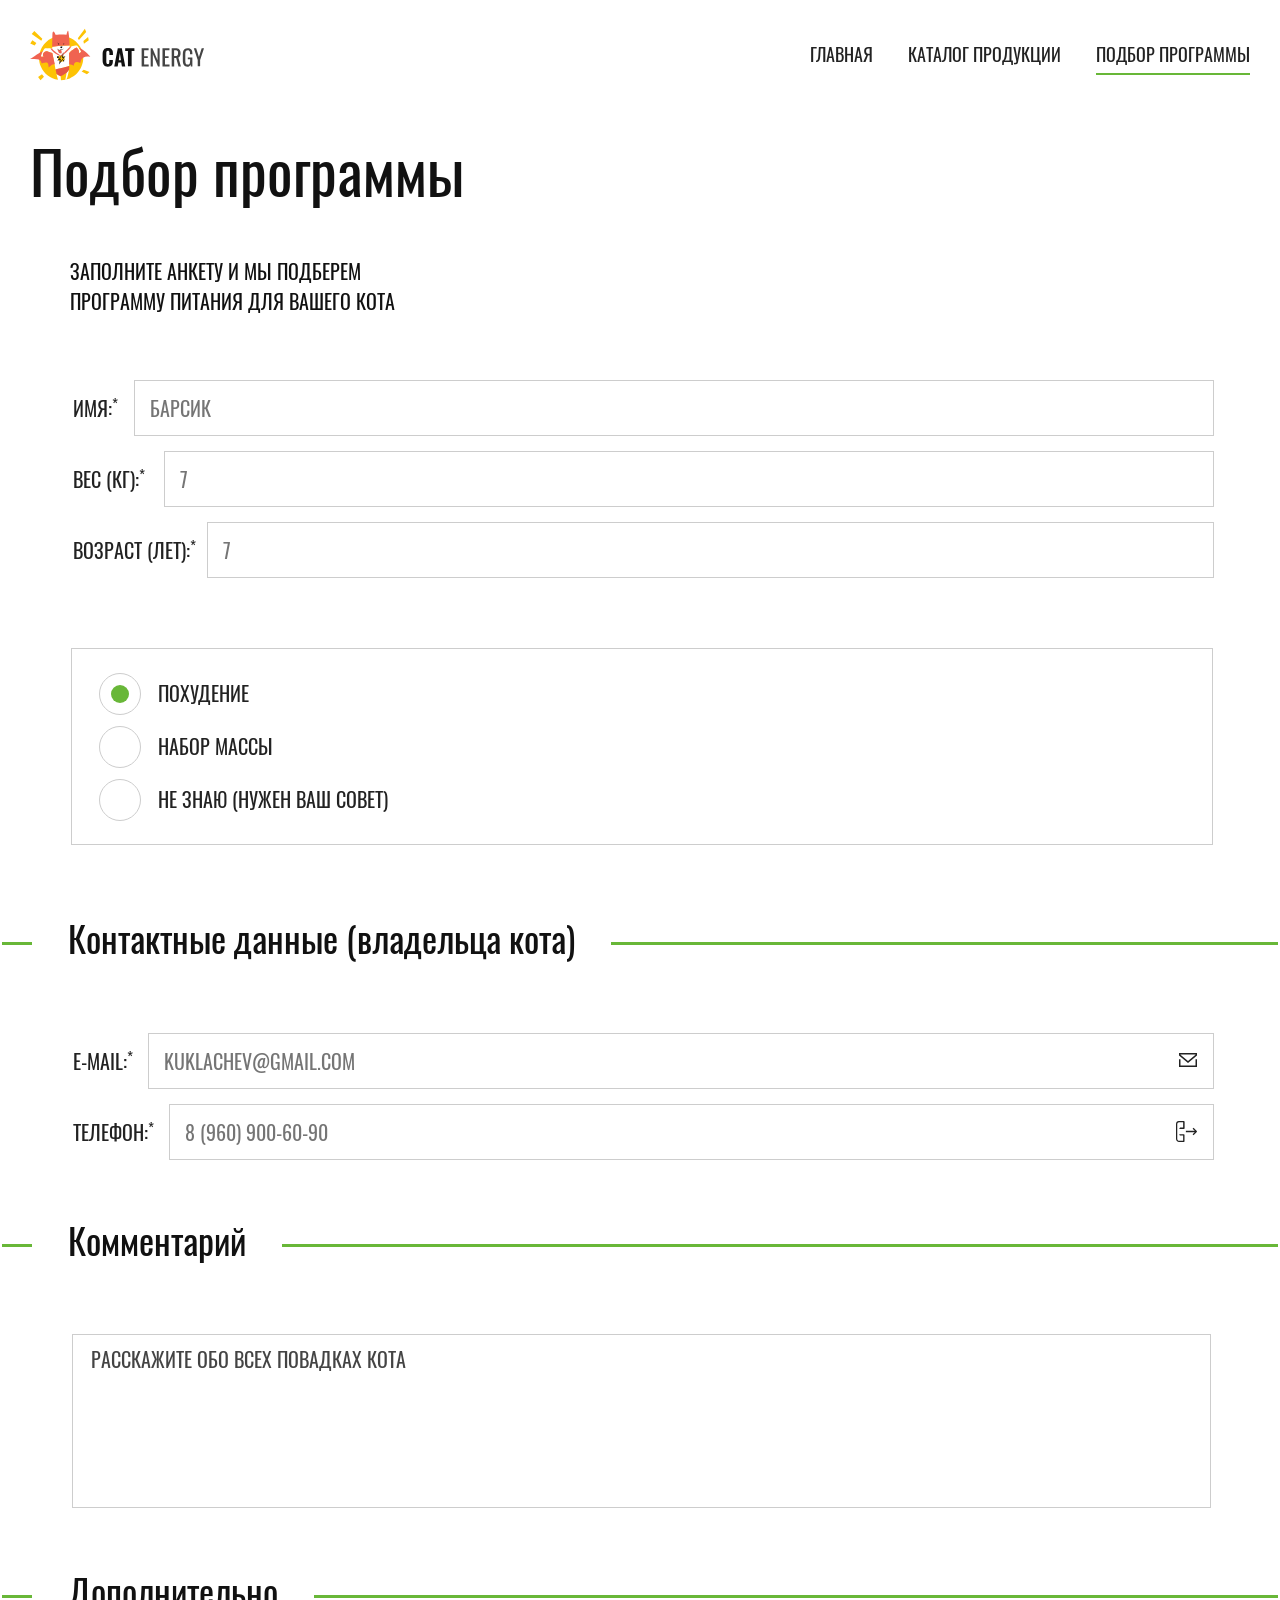
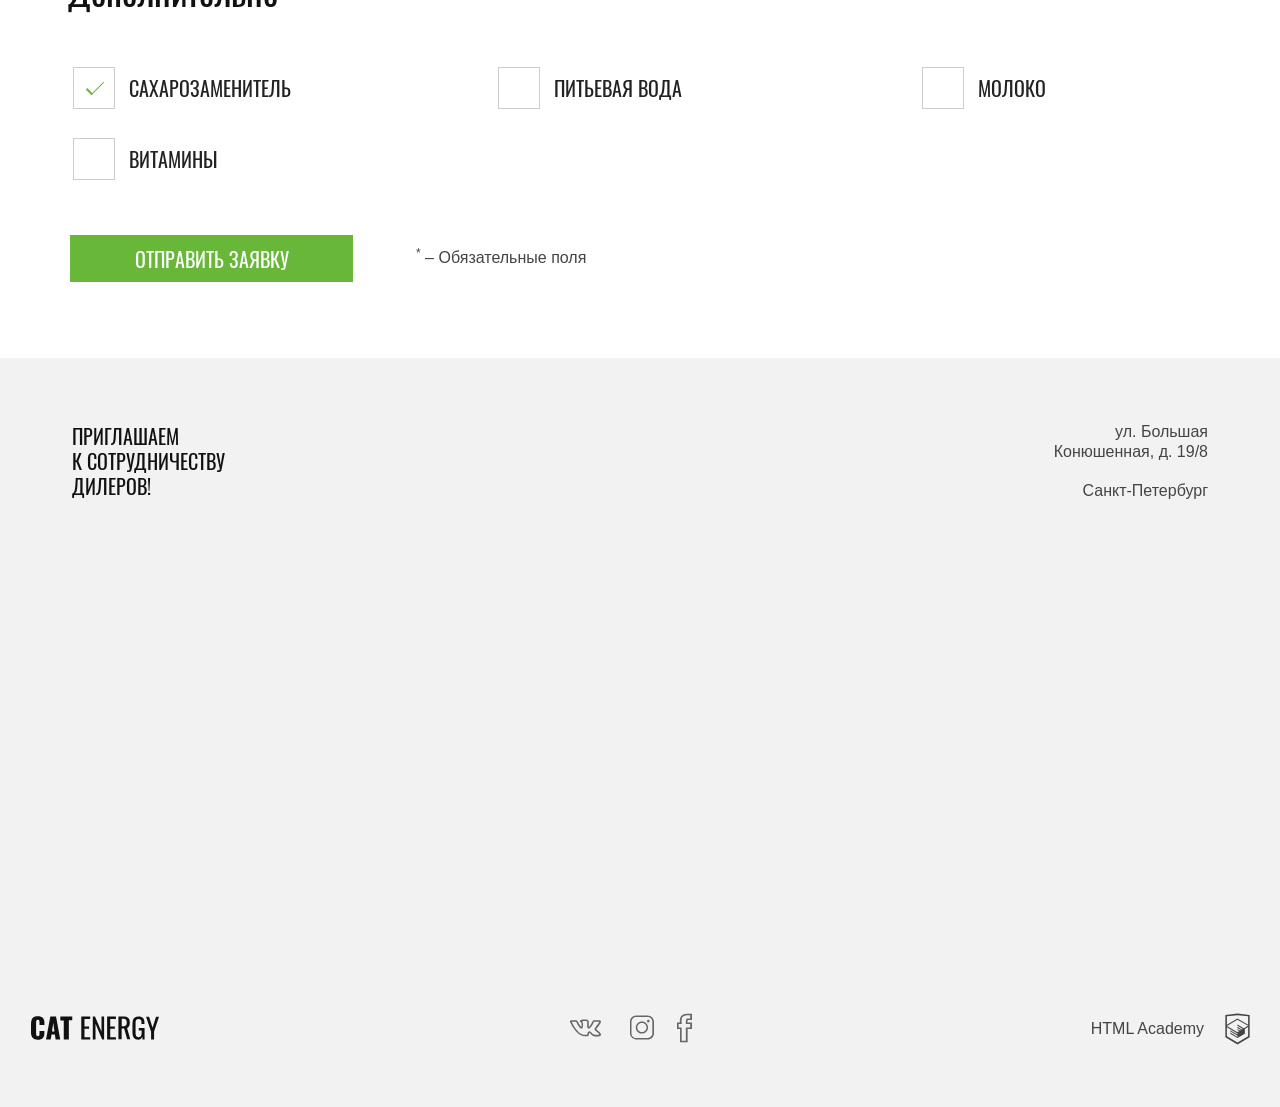
<file: catEnergy/form.html>
<!DOCTYPE html><html lang="ru"><head><meta charset="utf-8"><title>CAT ENERGY</title><link rel="stylesheet" href="css/style.min.css"><meta name="viewport" content="width=device-width,initial-scale=1"><link rel="preload" href="js/main-menu.min.js" as="script" crossorigin="anonymous"><link rel="preload" href="fonts/oswaldmedium.woff" as="font" type="font/woff" crossorigin="anonymous"><link rel="preload" href="fonts/oswaldmedium.woff2" as="font" type="font/woff2" crossorigin="anonymous"><link rel="preload" href="fonts/oswaldregular.woff" as="font" type="font/woff" crossorigin="anonymous"><link rel="preload" href="fonts/oswaldregular.woff2" as="font" type="font/woff2" crossorigin="anonymous"></head><body><div style="display: none;"><svg xmlns="http://www.w3.org/2000/svg" xmlns:xlink="http://www.w3.org/1999/xlink"><symbol id="icon-cat-pro" viewBox="0 0 134 56"><path d="M123.1 5.8c1.2-1.9 2.7-3.4 4.5-4.6 1-.7 1.6-.7 2.2.6.8 1.9 1.5 3.9.9 6-.2.8-.1 1.4.4 2.1.6.8 1.1 1.6 1.6 2.3 1.3 1.9 1.8 3.9.9 6.2-.4 1-.4 2-.2 3.1.2 1 .2 2 0 3-.3 1.6-1.1 2.7-2.7 3.2-1.3.3-2.4.9-3.2 2-.2.3-.5.5-.9.5-1.2.2-4.2-2.5-4.2-3.7v-.6c.1-3.6-.1-3.9-3.4-5.4-.7-.3-1.3-.6-1.8-1.2-.6-.8-1.4-.7-2.3-.4-.8.4-1.4.9-1.3 1.9.3 2.4.4 4.8.3 7.3 0 .3.1.6.2.8 3.1 4.5 4.3 9.8 5.8 14.9 1.2 3.9 3.4 6 7.4 6.3.6 0 1.3.2 1.9.3 1.8.3 2.9 1.5 3.4 3.2.7 2.1.3 2.6-1.8 2.6h-6.5c-.9 0-1.6-.2-2.3-.8-1-1-2.2-1.4-3.4-2-1.3-.6-2.6-1.3-3.4-2.6-1.1-1.7-2.6-3.1-4-4.5-2.8-2.9-5.8-5.7-8.4-8.7-1.9-2.2-3.2-4.6-3.2-7.6 0-.9-.2-1.3-1.2-.9-.3.2-.7.3-1 .3-2.8 0-4.2 1.7-5.2 4.2-.9 2.1-2.1 4.1-3.2 6.2-.5 1.1-1 2.6-1 4.2 0 2.4.6 3.2 2.8 4 1.4.5 2.7 1 3.4 2.4.8 1.6.6 2-1.1 2.1h-6.8c-.9 0-1.5-.3-1.9-1.1l-1.8-3c-1-1.7-1.4-3.4-.7-5.4.6-1.7.3-3.6.1-5.3-.4-2.6 0-4.9 1.7-7 .6-.7.6-1-.4-1.2-4.1-.8-8-2.3-11.8-4.1 0 0-.1 0-.1-.1-3.2-1.2-3.8-1-4.7 2.3-.8 2.8-1.6 5.6-2.2 8.5-.7 3.2.1 6.2 1.1 9.2.4 1.2 1.6 1.1 2.5 1.4 2 .6 3.7 1.4 4.5 3.5.7 1.6.6 1.8-1.1 1.8-1.7 0-3.4-.1-5.2 0-1.6.1-2.8-.5-4.2-1.4-4.8-3.2-6.2-8.1-6.6-13.4-.2-3.3-2-5.9-4.1-8.4-.4-.5-.8-.7-1.4-.3-2.1 1.3-4.5 2.1-6.7 3-4.8 1.8-9 4.6-12.2 8.8-1.2 1.5-1.9 3.2-2.2 5.1-.3 1.8.2 2.6 2 3.1 1.9.6 2.7 1.5 2.9 3.4.1.8-.2 1.2-1 1.2h-8.1c-.6 0-1-.4-1.3-.8a8.56 8.56 0 01-1.9-5.5c-.1-3.5.3-6.9.9-10.3.4-2.1 1.4-3.8 3.4-4.8 5.9-2.8 9-8.1 11.8-13.6.6-1.1.1-1.3-.9-1.2-2.9.3-5.4 1.6-7.7 3.2-3 2.1-5.7 4.6-8.3 7.1-2.9 2.7-6.2 4.6-10.3 4.9C3.1 32.5-.3 28.4 0 21.8c.1-2.3.9-4.4 2.4-6.1 1.2-1.3 2.6-2 4.5-1.5 1.5.4 1.9 1.2 1.3 2.7-.3.6-.7 1.1-1 1.7-.4.6-.8 1.3-1 2-1.1 3 .4 5.1 3.5 5.4 3.3.3 6-1.1 8.5-3.1 3-2.4 5.7-5.2 8-8.3 3.7-4.8 8.5-7.3 14.4-8.1 2.3-.3 4.3-1.3 6.5-1.9 4.1-1.2 8.3-1.9 12.7-1.8 2 .1 3.9-.3 5.8-1.1 4.9-2 10-2 15.1-1 4 .8 8 1.8 11.9 2.8 2.2.5 4.7.3 7-.2 4.4-1 8.9-1.9 13.4-2 3-.1 5.9.4 8.6 1.7 2 .9 2 .9 1.5 2.8z"></path></symbol><symbol id="icon-cat-slim" viewBox="0 0 70 97"><path d="M54.8 0h-.4c-.7.4-1.1.9-1.4 1.6-.6 1.1-1 2.3-1.3 3.4-.2.8-.7 1.2-1.5 1.3-2.3.4-4 1.7-5.2 3.7-.7 1.3-1.3 2.6-1.8 3.9-1.4 3.7-2.5 7.5-3.8 11.2-.7 1.9-.8 1.9-2.7 1.9-2.3 0-2.1-.4-2.1 2.1 0 .8.2 1.2 1.1 1.2.3 0 .7-.1.8.2.1.3-.2.5-.4.7-1.2 1.3-2.7 2-4.3 2.4-1.9.5-3.8.9-5.7 1.5-4.7 1.6-9.1 3.8-12.6 7.6-2.1 2.3-3.5 5-4.7 7.8-3.8 8.7-5.6 17.8-7 27-.6 4.3-1.1 8.6-1.5 13C.2 92.7 0 94.8 0 97h33.3c.1-.5-.1-.9-.2-1.3-.7-1.8-2.1-2.7-3.8-3.1-.7-.2-.8-.4-.4-.9.7-.9 1.2-2 1.6-3.1 1.6-4.8 2.3-9.8 3.1-14.8.6-3.8 1.5-7.4 3.4-10.8 1.5-2.5 3.3-4.6 5.6-6.4.8-.6.9-.6 1 .4.1.7.1 1.4.2 2.2.3 4.7.3 9.5-.2 14.2-.3 3.7-.5 7.4-.2 11 .4 4.3 1.2 8.4 2.2 12.6h13.3c-.3-2.2-2.1-4-4.2-4.4-1.3-.2-2.5-.1-3.8.2-.6.1-.8 0-.9-.6-.4-5.3-.1-10.6 1-15.8 1.3-6 2.4-12.1 3.1-18.2.3-2.5 1-4.8 2.3-7 1.2-2.1 2.2-4.3 3.4-6.5.9-1.7 1.1-3.4.4-5.2-.3-.7-.5-1.4-.9-2.1-1-2-2-3.9-2.9-5.9-.5-1-.4-1.1.7-1.1 1.6 0 1.6 0 1.7-1.6v-.7c0-.7-.3-1.1-1-1h-1.5c-.7 0-.9-.3-.7-1 .6-2.3 2.8-4.1 5.1-4.4 2.2-.3 4.4 0 6.6.4.6.1 1 0 1.3-.6.4-1 .8-2 1.3-3 .2-.4.2-.8-.1-1.1-3.2-4.2-6.7-8-11.4-10.4-.5-.3-.8-.6-.9-1.1-.3-1.4-.7-2.8-1.3-4.2-.3-.7-.6-1.3-1.4-1.7z"></path></symbol><symbol id="icon-fb" viewBox="0 0 10 19"><path d="M7.1 19H2v-8.8H0V5.8h1.9c-.1-2 .2-3.4 1.1-4.4C3.8.5 5 .1 6.5 0H10v4.2H7.2c-.1.2-.2.8-.2 1.6h3v4.4H7.1V19zm-4-1h2.8V9.1h2.9V6.8H5.9v-.5c0-1.4 0-2.6.7-3.1l.1-.1h2.1V1H6.5c-1.2.1-2 .4-2.6 1-.8.8-1 2.3-.8 4.2l.1.6H1.1v2.3h2V18z"></path></symbol><symbol id="icon-gift" viewBox="0 0 55.5 60"><path fill="#fff" d="M52.3 12.2h-7a7.57 7.57 0 00.5-8.1c-1-1.8-2.6-3.1-4.6-3.7-2-.6-4.1-.4-5.9.6-3.6 2-6.2 6.1-7.6 9-1.4-2.9-4-7.1-7.6-9-3.8-2-8.5-.6-10.5 3.1-1.4 2.7-1.2 5.8.5 8.1h-7c-1.7 0-3.1 1.4-3.1 3.1v9.4c0 1.7 1.4 3.1 3.1 3.1H4v26.1c0 3.3 2.7 6 6 6h35.5c3.3 0 6-2.7 6-6V27.8h.8c1.7 0 3.1-1.4 3.1-3.1v-9.4c.1-1.7-1.3-3.1-3.1-3.1zM36.5 3a5.27 5.27 0 017.2 2.2 5.33 5.33 0 01-1.8 7H29.4C30.5 9.6 33 5 36.5 3zM11.7 5.2C13.2 2.6 16.4 1.6 19 3c3.5 1.9 6 6.6 7.1 9.1H13.5a5.24 5.24 0 01-1.8-6.9zm14.8 22.6v13.7H6.4V27.8h20.1zM6.4 53.9v-10h20.2v13.7H10c-2 0-3.6-1.7-3.6-3.7zm39.1 3.7H28.9V43.9h20.2v10c0 2-1.6 3.7-3.6 3.7zm3.6-16.1H28.9V27.8h20.2v13.7zm4-16.8c0 .4-.3.7-.7.7H3.2c-.4 0-.7-.3-.7-.7v-9.4c0-.4.3-.7.7-.7h49.2c.4 0 .7.3.7.7v9.4z"></path></symbol><symbol id="icon-htmlacademy" viewBox="0 0 60 60"><path d="M30.2 5H30L10.3 7.1v36.2L30 55l19.7-11.7V7.1L30.2 5zm17 36.8L30 52 12.8 41.8V27l17.1 10.2V39l-11.7-7v1.8L30 40.9v1.9l-11.8-7v1.8l11.8 7 11.9-7.1v-7.6l5.3-3.2v15.1zm-.1-17l-4.7 2.8-2.2 1.3-10.3-6.1v1.8l8.8 5.3h-.1l-.2.1-1.3.7-7.3-4.3v1.8l5.8 3.4-1.4.9-4.3-2.6v1.8l2.9 1.7-2.9 1.7-17-10.1 17-10.2 17.2 10zm.1-1.8L29.9 12.8 12.8 23V9.4L30 7.6l17.2 1.8V23z"></path></symbol><symbol id="icon-insta" viewBox="0 0 16.1 16"><path d="M11.8 1C13.6 1 15 2.4 15 4.2v7.7c0 1.7-1.4 3.1-3.1 3.1H4.2C2.4 15 1 13.6 1 11.8V4.2C1 2.4 2.4 1 4.2 1h7.6m0-1H4.2C1.9 0 0 1.9 0 4.2v7.7C0 14.1 1.9 16 4.2 16h7.7c2.3 0 4.2-1.9 4.2-4.2V4.2C16 1.9 14.1 0 11.8 0z"></path><path d="M8 4.9c1.7 0 3.1 1.4 3.1 3.1S9.7 11.1 8 11.1 4.9 9.7 4.9 8 6.3 4.9 8 4.9m0-1C5.7 3.9 3.9 5.7 3.9 8s1.8 4.1 4.1 4.1 4.1-1.8 4.1-4.1S10.3 3.9 8 3.9z"></path><circle cx="12.3" cy="3.7" r=".9"></circle></symbol><symbol id="icon-mail" viewBox="0 0 17 13"><path d="M15.6 11.6H1.4V5.8H0V13h17V5.8h-1.4v5.8zM0 0v2.3l8.5 7.1L17 2.3V0H0zm15.6 1.6L8.5 7.5 1.4 1.6v-.2h14.2v.2z"></path></symbol><symbol id="icon-phone" viewBox="0 0 20 20"><path d="M17.9 9.4H9.4v1.2h8.5l-2.1 2.1.9.9 3.1-3.1c.2-.2.2-.6 0-.9l-3.1-3.1-.9.9 2.1 2zm-9.8 10v-6.2c0-.3-.3-.6-.6-.6H3.1c0 .7.6 1.2 1.2 1.2h2.5v5H3.1c-1 .1-1.8-.7-1.9-1.7v-14c0-1 .8-1.8 1.7-1.8h3.9v5H4.4c-.7 0-1.2.6-1.2 1.2h4.4c.3 0 .6-.3.6-.6V.6C8.1.3 7.8 0 7.5 0H3.1A3 3 0 000 2.9v13.9c-.1 1.7 1.2 3.1 2.9 3.1h4.6c.3.1.6-.2.6-.5z"></path></symbol><symbol id="icon-vk" viewBox="0 0 22 12"><path d="M17.6 12c-.3 0-.9-.1-1.5-.5-.5-.3-.9-.7-1.3-1.2-.3-.3-.9-.9-1.1-.9-.2.1-.4.7-.3 1.2 0 .1 0 .6-.3.9-.3.3-.8.4-.9.4h-1.4c-.7 0-3.2-.2-5.4-2.3C2.5 7.1.2 2.2.1 2 0 1.6-.1 1.2.2.9s.8-.4 1-.4h3.1c.1 0 .4.1.7.3.3.2.4.5.5.6.7 1.5 1.5 2.8 2.6 4 .1-.4.2-1.4.1-2.3 0-.4-.1-.8-.2-1-.1-.1-.3-.2-.5-.2l-.6-.5c0-.5.5-.9.9-1.1.5-.2 1.3-.3 2.3-.3h.5c.9 0 1.2.1 1.6.1 1.2.3 1.2 1.3 1.1 2.5v1.6c0 .3 0 .8.1 1 .2-.1.6-.5 1.5-1.9.6-.9 1-1.9 1.1-2.1.1-.3.4-.7 1.2-.7h3.4c.7 0 1.2.2 1.3.7.2.5.1 1.3-1.7 3.5-.3.3-.5.6-.7.9-.5.4-.9 1-.9 1.1s.5.5.9.9c1.1.9 1.9 1.7 2.2 2.3.4.6.3 1 .2 1.3-.3.7-1.2.7-1.4.8h-2.9zm-3.9-3.7c.7 0 1.2.6 1.8 1.2.4.4.7.8 1.1 1 .5.3 1 .3 1 .3h2.9c.1 0 .3-.1.4-.1 0 0 0-.1-.1-.1-.3-.5-1-1.3-2-2.1-.9-.7-1.3-1.1-1.4-1.7 0-.6.4-1.1 1.2-2.1.2-.2.4-.5.7-.8 1.1-1.4 1.4-2 1.5-2.3h-3.9c0 .4-.5 1.5-1.1 2.4-1.4 2.1-2 2.4-2.5 2.4-.1 0-.3 0-.4-.1-.7-.4-.7-1.4-.7-2.1V2.6c.1-1.3 0-1.3-.3-1.4-.3-.1-.5-.1-1.4-.1H10c-.5 0-1 0-1.4.1l.2.2c.4.5.4 1.5.4 1.7.1 1.3 0 2.9-.7 3.3-.1 0-.2.1-.4.1-.6 0-1.3-.7-2.5-2.5C5 2.9 4.5 1.8 4.5 1.8s0-.1-.1-.1-.2-.1-.2-.1h-3c.4.9 2.5 5 4.8 7.2 2 1.9 4.3 2 4.7 2h1.4s.2 0 .2-.1v-.1c0-.2 0-2 1.2-2.3h.2z"></path></symbol></svg></div><header class="page-header"><div class="page-header__header container"><div class="page-header__wrapper"><a class="page-header__logo" href="index.html"><picture><source media="(min-width: 1280px)" srcset="img/logo-desktop.svg"><source media="(min-width: 768px)" srcset="img/logo-tablet.svg"><source media="(max-width: 768px)" srcset="img/logo-mobile.svg"><img class="page-header__logo-image" src="img/logo-mobile.svg" width="191" height="39" alt="CAT ENERGY"></picture></a></div><nav class="main-nav main-nav--nojs main-nav--close"><button class="main-nav__toggle" type="button"></button><ul class="main-nav__list site-list"><li class="site-list__item"><a class="site-list__link" href="index.html">ГЛАВНАЯ</a></li><li class="site-list__item"><a class="site-list__link" href="catalog.html">КАТАЛОГ ПРОДУКЦИИ</a></li><li class="site-list__item site-list__item--last-child"><a class="site-list__link site-list__link--active">ПОДБОР ПРОГРАММЫ</a></li></ul></nav></div></header><main class="page-main page-main--form"><div class="container"><h1 class="page-main__title">Подбор программы</h1><p class="page-main__text">Заполните анкету и мы подберем программу питания для вашего кота</p></div><form class="page-main__form form-feedback" action="https://echo.htmlacademy.ru" method="get"><div class="container form-feedback__header-container"><fieldset class="form-feedback__group-parameters form-feedback__group-parameters--cat"><ul class="form-feedback__list"><li class="form-feedback__item"><label class="form-feedback__text-label form-feedback__text-label--name" for="name">Имя:<sup>*</sup></label> <input class="form-feedback__text-input required" type="text" name="name" id="name" required="" tabindex="1" placeholder="Барсик"></li><li class="form-feedback__item"><label class="form-feedback__text-label form-feedback__text-label--weight" for="weight">Вес (кг):<sup>*</sup></label> <input class="form-feedback__text-input required" type="text" name="weight" id="weight" required="" tabindex="2" placeholder="7"></li><li class="form-feedback__item"><label class="form-feedback__text-label form-feedback__text-label--age" for="age">Возраст (лет):<sup>*</sup></label> <input class="form-feedback__text-input required" type="text" name="age" id="age" required="" tabindex="3" placeholder="7"></li></ul></fieldset><fieldset class="form-feedback__group-parameters form-feedback__group-parameters--main-parameters"><ul class="form-feedback__list"><li class="form-feedback__item"><input class="visually-hidden" type="radio" name="mission" value="slim" id="slim" checked=""> <label class="form-feedback__radio-button" tabindex="4" for="slim">Похудение</label></li><li class="form-feedback__item"><input class="visually-hidden" type="radio" name="mission" value="fat" id="fat"> <label class="form-feedback__radio-button" tabindex="5" for="fat">Набор массы</label></li><li class="form-feedback__item"><input class="visually-hidden" type="radio" name="mission" value="unknown" id="unknown"> <label class="form-feedback__radio-button" tabindex="6" for="unknown">Не знаю (Нужен ваш совет)</label></li></ul></fieldset></div><fieldset class="form-feedback__group-parameters form-feedback__group-parameters--owner"><div class="page-main__subtitle-wrapper container"><p class="page-main__subtitle">Контактные данные (владельца кота)</p></div><ul class="form-feedback__list container"><li class="form-feedback__item"><label class="form-feedback__text-label" for="email">E-mail:<sup>*</sup></label> <input class="form-feedback__text-input form-feedback__text-input--email required" type="email" name="email" id="email" required="" tabindex="7" placeholder="kuklachev@gmail.com"> <svg width="18" height="14" focusable="false" aria-hidden="true" fill="currentColor"><use xlink:href="#icon-mail"></use></svg></li><li class="form-feedback__item"><label class="form-feedback__text-label text-label" for="phone">Телефон:<sup>*</sup></label> <input class="form-feedback__text-input form-feedback__text-input--phone required" type="tel" name="phone" id="phone" required="" tabindex="8" placeholder="8 (960) 900-60-90"> <svg width="21" height="21" focusable="false" aria-hidden="true" fill="currentColor"><use xlink:href="#icon-phone"></use></svg></li></ul></fieldset><fieldset class="form-feedback__group-parameters form-feedback__group-parameters--comment"><div class="page-main__subtitle-wrapper container"><label class="page-main__subtitle" for="comment">Комментарий</label></div><div class="container form-feedback__comment-container"><textarea class="form-feedback__comment" name="comment" placeholder="Расскажите обо всех повадках кота" tabindex="9" id="comment"></textarea></div></fieldset><fieldset class="form-feedback__group-parameters form-feedback__group-parameters--additionally"><div class="page-main__subtitle-wrapper container"><p class="page-main__subtitle">Дополнительно</p></div><ul class="form-feedback__list container"><li class="form-feedback__item"><input class="visually-hidden" type="checkbox" name="sweetener" id="sweetener" checked=""> <label class="form-feedback__checkbox-button" tabindex="10" for="sweetener">Сахарозаменитель</label></li><li class="form-feedback__item"><input class="visually-hidden" type="checkbox" name="water" id="water"> <label class="form-feedback__checkbox-button" tabindex="11" for="water">Питьевая вода</label></li><li class="form-feedback__item"><input class="visually-hidden" type="checkbox" name="milk" id="milk"> <label class="form-feedback__checkbox-button" tabindex="12" for="milk">Молоко</label></li><li class="form-feedback__item"><input class="visually-hidden" type="checkbox" name="vitamins" id="vitamins"> <label class="form-feedback__checkbox-button" tabindex="13" for="vitamins">Витамины</label></li></ul></fieldset><div class="container form-feedback__footer"><input class="form-feedback__submit button button--color1" type="submit" value="Отправить заявку" tabindex="14" id="submitForm"><p class="form-feedback__remark"><sup>*</sup> &ndash; Обязательные поля</p></div></form></main><footer class="page-footer"><div class="page-footer__header"><div class="container"><div class="page-footer__contact-desc"><h4 class="page-footer__title">приглашаем к&#160;сотрудничеству дилеров!</h4><p class="page-footer__address">ул. Большая Конюшенная, д.&#160;19&#47;8 <span>Санкт-Петербург</span></p></div></div><div class="page-footer__map"><picture><source type="image/webp" media="(min-width: 1280px)" srcset="img/bg-map-desktop@1x.webp, img/bg-map-desktop@2x.webp 2x"><source type="image/webp" media="(min-width: 768px)" srcset="img/bg-map-tablet@1x.webp, img/bg-map-tablet@2x.webp 2x"><source type="image/webp" srcset="img/bg-map-mobile@1x.webp, img/bg-map-mobile@2x.webp 2x"><source media="(min-width: 1280px)" srcset="img/bg-map-desktop@1x.png, img/bg-map-desktop@2x.png 2x"><source media="(min-width: 768px)" srcset="img/bg-map-tablet@1x.png, img/bg-map-tablet@2x.png 2x"><img class="page-footer__map-image" src="img/bg-map-mobile@1x.png" srcset="img/bg-map-mobile@2x.png 2x" width="320" height="400" alt="CAT ENERGY"></picture><iframe class="hidden" src="https://www.google.com/maps/d/embed?mid=1q_15uyP5H1KlyAFEHQPpGh2_BMMGcs47" width="640" height="480" id="live_map"></iframe></div></div><div class="page-footer__footer container"><a class="page-footer__logo" href="index.html"><img src="img/logo-footer.svg" width="128" height="24" alt="HTML academy"></a><ul class="page-footer__social-list social"><li class="social__item social__item--vkontakte"><a class="social__link" href="https://vk.com/htmlacademy">Мы в Вконтакте</a> <svg width="22" height="12" focusable="false" aria-hidden="true" fill="currentColor"><use xlink:href="#icon-vk"></use></svg></li><li class="social__item social__item--instagram"><a class="social__link" href="https://www.instagram.com/htmlacademy">Мы в Инстаграме</a> <svg width="17" height="17" focusable="false" aria-hidden="true" fill="currentColor"><use xlink:href="#icon-insta"></use></svg></li><li class="social__item social__item--facebook"><a class="social__link" href="https://www.facebook.com/htmlacademy">Мы в Фейсбуке</a> <svg width="10" height="19" focusable="false" aria-hidden="true" fill="currentColor"><use xlink:href="#icon-fb"></use></svg></li></ul><a class="page-footer__copyright" href="https://htmlacademy.ru/intensive/adaptive"><span>HTML Academy</span> <svg width="27" height="34" focusable="false" fill="currentColor"><use xlink:href="#icon-htmlacademy"></use></svg></a></div></footer><script src="js/map.min.js"></script><script src="js/main-menu.min.js"></script><script src="js/picturefill.min.js" async=""></script><script src="js/form-validation.min.js"></script></body></html>
</file>
<file: style.css>
body {
  background: white;
  font-family: 'Arial', 'Helvetica', sans-serif;
  font-size: 15px;
  font-weight: normal;
  color: black;
  min-width: 320px;
  padding: 0;
  margin: 0;
}

.project {
  height: 500px;
  padding-right: 15px;
  padding-left: 15px;
  display: flex;
  flex-direction: column;
  justify-content: center;
  align-items: center;
}

.project--cat-energy {
  background: #65a93c;
  background: url("img/index-background-desktop@1x.jpg") center right no-repeat, #65a93c;
  background-size: contain;
}

@media (min-resolution: 144dpi), (min-resolution: 1.5dppx) {
  .project--cat-energy {
    background: url("img/index-background-desktop@2x.jpg") center right no-repeat, #65a93c;
    background-size: 500px auto, auto;
  }
}

.project--keksobooking {
  background: url("img/map.png");
}

.project--kekstagram {
  background: url("img/white-smartphone-1851415.jpg");
}

.project--сinemaddict {
  background: url("./img/background.png");
  background-size: cover;
  color: white;
}

.project--wtw {
  background: linear-gradient(to right, #544a7d, #ffd452);
  background-size: cover;
}

.project--сinemaddict .project__link {
  color: white;
  border-color: white;
}

.project--сinemaddict .project__link:hover {
  background: white;
  color: black;
}

.project__title {
  font-size: 40px;
}

.project__description {
  max-width: 700px;
}

.project__link {
  border: 2px solid black;
  padding: 10px;
  min-width: 200px;
  text-align: center;
  text-decoration: none;
  color: black;
  font-size: 17px;
}

.project__link:hover {
  background: black;
  color: white;
}
</file>
<file: cinemaddict/css/main.css>
:root {
  --text-color: #fff;
  --text-color-active: #ffe800;
  --text-color-good: #7bc549;
  --text-color-average: #e49a27;
  --text-color-poor: red;

  --outline-color: #31353f;

  --horizontal-gap: 20px;
  --vertical-gap: 28px;

  --font:'Open Sans', sans-serif;
  --font-size: 16px;
  --font-size-smaller: 14px;
  --font-size-bigger: 20px;
}


html {
  background: #121213 url('../images/background.png') no-repeat 60% 0;
  display: flex;
  color: var(--text-color);
  font-size: var(--font-size);
  font-family: var(--font);
  justify-content: center;
  min-width: 1240px;
  position: relative;
  min-height: 100%;
  -webkit-font-smoothing: antialiased
}

.visually-hidden {
  position: absolute !important;
  clip: rect(1px 1px 1px 1px);
  clip: rect(1px, 1px, 1px, 1px);
  padding: 0 !important;
  border: 0 !important;
  height: 1px !important;
  width: 1px !important;
  overflow: hidden;
}

body {
  box-sizing: border-box;
  max-width: 1240px;
  padding: var(--vertical-gap) var(--horizontal-gap) 0;
  width: 100%;
}

.hide-overflow {
  overflow: hidden;
}

a:link {
  opacity: 1;
  text-decoration: none;
  transition: opacity 0.1s ease-in;
}

a:hover {
  opacity: 0.7;
}

button {
  cursor: pointer;
}

.header {
  align-items: center;
  box-sizing: border-box;
  display: flex;
  padding-bottom: 80px;
}

.header__logo {
  margin-right: 68px;
  flex-basis: 165px;
  flex-grow: 0;
  flex-shrink: 0;
}

.logo {
  cursor: default;
  font-size: 28px;
  font-weight: 700;
  letter-spacing: 4px;
  text-align: center;
  text-transform: uppercase;
}

.logo--smaller {
  animation: none;
  font-size: var(--font-size);
  letter-spacing: normal;
}

.search {
  position: relative;
  display: flex;
  justify-content: center;
}

.search__film-icon {
  position: absolute;
  top: 16px;
  left: 18px;

  transition: all 0.4s;
}

.search__field:focus ~ .search__film-icon {
  fill: #ffe800;
}

.search__field {
  background-color: #121213;
  border: solid 1px #7171d8;
  border-radius: 4px;
  box-sizing: border-box;
  color: #f9f9f9;
  font-size: 20px;
  font-family: var(--font);
  height: 50px;
  padding: calc((50px - var(--font-size)) / 2) 20px;
  padding-left: 53px;
  width: 615px;
  outline: none;
  transition: all 0.4s;
}

.search__field::placeholder {
  color: #f9f9f9;
  transition: all 0.4s;
}

.search__field:focus {
  color: #ffe800;
  border-color: #ffe800;
}

.search__field:focus::placeholder {
  color: #ffe800;
}

.search__reset {
  position: absolute;
  top: 9px;
  right: 8px;

  width: 30px;
  height: 30px;

  font-size: 0;

  background-color: transparent;
  border:none;

  cursor: pointer;
  outline: none;
}

.search__reset:hover,
.search__reset:focus {
  opacity: 0.7;
}

.search__reset:before,
.search__reset:after {
  content: "";

  position: absolute;
  top: 50%;
  left: 19%;

  width: 20px;
  height: 1px;

  background-color: #7171d8;

  transition: all 0.4s;
}

.search__reset:before {
  transform: rotate(45deg) translate(0, -50%);
}

.search__reset:after {
  transform: rotate(-45deg) translate(0, -50%);
}

.search__field:focus ~ .search__reset::before,
.search__field:focus ~ .search__reset::after {
  background-color: #ffe800;
}

.profile {
  display: flex;
  align-items: center;
  margin-left: auto;
}

.profile__rating {
  font-size: 20px;
}

.profile__avatar {
  display: block;
  margin-left: 15px;
}

.main-navigation {
  border-bottom: solid 2px var(--outline-color);
  display: flex;
  align-items: flex-start;
  justify-content: center;
  font-size: var(--font-size-bigger);
  font-weight: 800;
}

.main-navigation__items {
  display: flex;
  align-items: flex-start;
  justify-content: center;
}

.main-navigation__item {
  color: var(--text-color);
  margin-right: 40px;
  padding: var(--vertical-gap) 0;
}

.main-navigation__item-count {
  background:rgba(0,46,255, 0.4);
  border-radius: 18px;
  font-weight: 500;
  padding: 0 10px;
  width: 1em;
}

.main-navigation__additional {
  margin-left: auto;
  padding: var(--vertical-gap) 0;
  color: var(--text-color);
}

.main-navigation__item--active,
.main-navigation__additional--active {
  color: var(--text-color-active);
}

.result {
    border-bottom: solid 2px var(--outline-color);
    display: flex;
    flex-basis: 100%;
    font-size: var(--font-size-bigger);
    font-weight: 800;
}

.result__text {
  margin: 0;
  padding-top: 28px;
  padding-bottom: 28px;
}

.sort {
  display: flex;

  padding-left: 0;
  list-style: none;
}

.sort__button {
  display: block;
  margin-right: 32px;
  padding: 0;

  color: #ffffff;
  text-decoration: none;

  background-color: transparent;
  border: none;

  outline: none;
  cursor: pointer;
}

.sort__button:hover {
  opacity: 0.7;
}

.sort__button--active {
  color: #ffe800;
}

.films {
  display: flex;
  flex-wrap: wrap;
}

.films-list {
  flex-basis: 100%;
  flex-shrink: 0;
  padding-bottom: 60px;
}

.films-list__container {
  align-items: baseline;
  display: flex;
  flex-wrap: wrap;
  padding-bottom: var(--vertical-gap);
}


.film-card {
  flex-basis: 230px;
  flex-shrink: 0;
  flex-grow: 0;
  margin-right: 10px;
  padding-top: calc(340px + 50px + 10px);
  position: relative;
}

.film-card--no-controls {
  padding-top: calc(340px + 10px);
}

.film-card__title,
.film-card__rating {
  display: inline;
  font-weight: 700;
}

.film-card__title {
  margin-right: 0.5em;
}

.film-card__rating,
.film-card__rating--good {
  color: var(--text-color-good);
}

.film-card__rating--average {
  color: var(--text-color-average);
}

.film-card__rating--poor {
  color: var(--text-color-poor);
}

.film-card__info span {
  margin-right: 10px;
}

.film-card__poster {
  border: dotted 1px rgba(255, 255, 255, 0.1);
  border-radius: 4px;
  bottom: calc(100% - 340px - 50px);
  height: 340px;
  overflow: hidden;
  position: absolute;
  transition: bottom 0.2s ease-out;
  width: 100%;
  z-index: 1;
}

.film-card--no-controls .film-card__poster {
  bottom: calc(100% - 340px);
  transition: none;
}

.film-card__description {
  font-size: var(--font-size-smaller);
  padding-right: 30px;
}

.film-card__comments {
  background: none;
  border: 0;
  color: #687fad;
  cursor: pointer;
  font-family: var(--font);
  font-size: var(--font-size);
  margin: 0;
  opacity: 1;
  padding: 0;
  transition: opacity 0.1s ease-out;
}

.film-card__comments:hover {
  opacity: 0.7;
}

.film-card__controls {
  align-items: flex-end;
  bottom: calc(100% - 340px - 50px);
  display: flex;
  height: 0;
  justify-content: space-between;
  line-height: 50px;
  overflow: hidden;
  padding: 10px 0;
  position: absolute;
  transition: height 0.1s ease-in;
  width: 100%;
}

.film-card__controls-item {
  background-color: transparent;
  background-position: center;
  background-repeat: no-repeat;
  border: none;
  border-right: solid 1px var(--outline-color);
  box-sizing: border-box;
  flex-basis: 33%;
  height: 30px;
  opacity: 1;
  text-indent: -900em;
  transition: opacity 0.1s ease-in;
}

.film-card__controls-item:last-of-type {
  border-right: 0;
}

.film-card__controls-item:not(.film-card__controls-item--active):hover {
  opacity: 0.7;
}

.film-card__controls-item--add-to-watchlist {
  background-image: url('../images/icons/icon-watchlist.svg');
  background-size: 17px 15px;
}

.film-card__controls-item--mark-as-watched {
  background-image: url('../images/icons/icon-watched.svg');
  background-size: 14px 10px;
}

.film-card__controls-item--favorite {
  background-image: url('../images/icons/icon-favorite.svg');
  background-size: 18px 18px;
}

.film-card__controls-item--active.film-card__controls-item--add-to-watchlist {
  background-image: url('../images/icons/icon-watchlist-active.svg')
}

.film-card__controls-item--active.film-card__controls-item--mark-as-watched {
  background-image: url('../images/icons/icon-watched-active.svg')
}

.film-card__controls-item--active.film-card__controls-item--favorite {
  background-image: url('../images/icons/icon-favorite-active.svg')
}


.film-card:hover .film-card__poster {
  bottom: calc(100% - 340px);
}

.film-card:hover .film-card__controls {
  height: 50px;
}



.films-list__show-more {
  background: none;
  border: solid 1px var(--outline-color);
  border-radius: 4px;
  box-sizing: border-box;
  color: var(--text-color);
  font-family: var(--font);
  font-size: var(--font-size-smaller);
  height: 60px;
  opacity: 1;
  transition: opacity 0.1s ease-in;
  width: 100%;
}

.films-list__show-more:hover {
  opacity: 0.7;
}

.films-list--extra {
  box-sizing: border-box;
  flex-basis: 50%;
  flex-grow: 0;
  flex-shrink: 0;
}

.films-list--extra:last-of-type {
  position: relative;
}

.films-list--extra:last-of-type::before {
  border-left: solid 1px var(--outline-color);
  bottom: 20px;
  content: '';
  height: calc(100% - 20px * 2);
  left: calc(-1 * var(--horizontal-gap) * 1.5);
  position: absolute;
  top: 20px;
  width: 0;
}

.films-list--extra .films-list__container {
  padding: var(--vertical-gap) 40px;
}


.footer {
  align-items: center;
  background: url('../images/background.png') no-repeat 50% 0;
  display: flex;
  height: 100px;
}

.footer__logo {
  margin-right: auto;
}

.details {
  overflow: hidden;
}

.film-details {
  position: fixed;
  height: 100vh;
  top: 0;
  right: 0;
  left: 10%;
  z-index: 1;
  background-color: #212126;
  box-shadow: -3px 2px 13px 0 #141628;
  overflow-x: hidden;
  overflow-y: auto;
}

.film-details__inner {
  background-color: #212126;
}

.form-details__top-container {
  padding-top: 30px;
  padding-left: 10px;
  padding-right: 10px;
}

.form-details__middle-container {
  background-color: #121213;
  padding: 0 10px;
}

.form-details__bottom-container {
  width: 1070px;
  margin: 0 auto;
  padding-top: 40px;
  padding-bottom: 64px;
  padding-left: 10px;
  padding-right: 10px;
}

.film-details__close {
  display: flex;
  width: 1070px;
  margin: 0 auto;
}
.film-details__close-btn {
  position: relative;
  font-size: 0;
  padding: 0;
  border: 0;
  background-color: transparent;
  margin: 0 0 30px auto;
  width: 25px;
  height: 25px;
  outline: none;
}
.film-details__close-btn::before {
  content: "✕";
  position: absolute;
  left: 0;
  top: 0;
  font-size: 25px;
  line-height: 1;
  color: #8da5aa;
  cursor: pointer;
  font-weight: bold;
}
.film-details__close-btn:hover::before {
  opacity: 0.7;
}
.film-details__info-wrap {
  display: flex;
  justify-content: space-between;
  width: 1070px;
  margin-left: auto;
  margin-right: auto;
  margin-bottom: 37px;
}
.film-details__poster {
  display: flex;
  flex-direction: column;
}
.film-details__age {
  margin: 0;
  margin-top: 50px;
}
.film-details__poster-img {
  display: flex;
  width: 338px;
  height: 500px;
  object-fit: contain;
}
.film-details__info {
  width: 680px;
}
.film-details__info-head {
  display: flex;
  margin-bottom: 24px;
}
.film-details__title-wrap {
  width: 540px;
}
.film-details__title {
  font-size: 50px;
  margin: 0;
}
.film-details__title-original {
  font-size: 21px;
  margin: 0;
}
.film-details__rating {
  width: 120px;
  margin-left: auto;
}
.film-details__total-rating {
  margin: 0;
  font-size: 50px;
  font-weight: bold;
  color: #42cd51;
}
.film-details__user-rating {
  margin: 0;
  font-size: 21px;
  color: #687fad
}
.film-details__row {
  margin: 7px 0;
  font-size: 21px;
  box-sizing: content-box;
}
.film-details__row td {
  padding-top: 6px;
  padding-bottom: 6px;
  vertical-align: top;
}
.film-details__term {
  width: 140px;
  padding-right: 15px;
}
.film-details__cell {
  width: 330px;
  font-weight: 600;
}
.film-details__genre {
  padding-right: 15px;
}
.film-details__table {
  margin-bottom: 37px;
}
.film-details__film-description {
  width: 650px;
  font-size: 21px;
  font-weight: 600;
  line-height: 1.57;
  margin: 0;
}
.film-details__age {
  font-size: 21px;
}
.film-details__controls {
  width: 1070px;
  margin: 0 auto;
  border-top: 1px solid #31353f;
  border-bottom: 1px solid #31353f;
  padding: 22px 50px;
  display: flex;
}
.film-details__control-label {
  position: relative;
  padding-left: 80px;
  width: 280px;
  font-size: 21px;
  cursor: pointer;
}
.film-details__control-label:not(:first-of-type) {
  border-left: 1px solid #31353f
}
.film-details__control-label:hover {
  opacity: 0.7;
}
.film-details__control-label::before {
  content: '';
  width: 17px;
  height: 17px;
  position: absolute;
  top: 3px;
  left: 40px;
  background-color: transparent;
}
.film-details__control-label--watchlist::before {
  background: url("../images/icons/icon-watchlist.svg") no-repeat;
  background-size: 17px 15px;
}
.film-details__control-label--watched::before {
  background: url("../images/icons/icon-watched.svg") no-repeat;
  background-size: 17px 10px;
  top: 7px;
}
.film-details__control-label--favorite::before {
  background: url("../images/icons/icon-favorite.svg") no-repeat;
  background-size: 18px;
}
.film-details__control-input:checked + .film-details__control-label {
  color: #f5df00;
}
.film-details__control-input:checked + .film-details__control-label--watchlist::before {
  background-image: url("../images/icons/icon-watchlist-active.svg");
}
.film-details__control-input:checked + .film-details__control-label--watched::before {
  background-image: url("../images/icons/icon-watched-active.svg");
}
.film-details__control-input:checked + .film-details__control-label--favorite::before {
  background-image: url("../images/icons/icon-favorite-active.svg");
}
.film-details__comment {
  display: flex;
  margin-bottom: 24px;
}

.film-details__comment-emoji {
  font-size: 50px;
  margin-right: 20px;
  margin-left: 7px;
}
.film-details__new-comment {
  display: flex;
  align-items: center;
  padding-bottom: 60px;
  position: relative;
}
.film-details__add-emoji-label {
  width: 79px;
  height: 68px;
  display: flex;
  justify-content: center;
  align-items: center;
  font-size: 55px;
  line-height: 1;
  border-radius: 50%;
  border: dashed 1px #979797;
  background-color: rgba(255, 255, 255, 0.1);
  margin-right: 14px;
}
.film-details__emoji-label {
  width: 40px;
  height: 40px;
  display: inline-flex;
  justify-content: center;
  align-items: center;
  font-size: 55px;
  margin-right: 15px;
  cursor: pointer;
  border-radius: 50%;
  opacity: 0.5;
  transition: all 0.4s;
}
.film-details__emoji-label:hover {
  opacity: 1;
}
.film-details__emoji-item:checked + .film-details__emoji-label {
  opacity: 1;
}
.film-details__comments-wrap {
  width: 630px;
  color: #f6f6f6;
}
.film-details__comments-title {
  margin: 0;
  margin-bottom: 30px;
  font-size: 30px;
}
.film-details__comments-list {
  padding: 0;
  margin: 0;
  list-style: none;
  margin-bottom: 30px;
}
.film-details__comment-text {
  margin: 0;
  margin-bottom: 5px;
  font-size: 20px;
  font-weight: 600;
}
.film-details__comment-info {
  margin: 0;
  margin-bottom: 15px;
  font-size: 16px;
}
.film-details__comment-author {
  padding-right: 20px;
  position: relative;
}
.film-details__comment-author::after {
  content: '';
  position: absolute;
  right: 5px;
  top: 8px;
  width: 6px;
  height: 6px;
  border-radius: 50%;
  background-color: #d8d8d8;
}
.film-details__comment-day {
  padding-right: 20px;
  position: relative;
}
.film-details__comment-day::after {
  content: '';
  position: absolute;
  right: 5px;
  top: 8px;
  width: 6px;
  height: 6px;
  border-radius: 50%;
  background-color: #d8d8d8;
}
.film-details__comment-delete {
  padding: 0;
  color: #687fad;
  background-color: transparent;
  outline: none;
  text-decoration: underline;
  border: none;
}
.film-details__comment-delete:hover {
  opacity: 0.7;
}
.film-details__comment-input {
  width: 100%;
  height: 50px;
  border-radius: 5px;
  border: solid 1px #979797;
  background-color: #f6f6f6;
  padding: 11px 10px;
  box-sizing: border-box;
  font-weight: 600;
  color: #212126;
  font-size: 20px;
  resize: none;
  outline: none;
}
.film-details__comment-input::placeholder {
  color: #212126;
}
.film-details__comment-label {
  width: 100%;
}
.film-details__emoji-list {
  position: absolute;
  bottom: 5px;
  margin-left: 81px;
}
.film-details__user-rating-wrap {
  width: 1070px;
  margin: 0 auto;
  padding-top: 30px;
  padding-bottom: 50px;
  display: flex;
  flex-direction: column;
}
.film-details__user-rating-controls {
  margin-left: auto;
  margin-bottom: 15px;
}
.film-details__watched-status {
  font-size: 20px;
  margin-right: 26px;
}
.film-details__watched-status--active {
  color: #ffe800;
}
.film-details__watched-reset {
  border: 0;
  padding: 0;
  margin: 0;
  background-color: transparent;
  cursor: pointer;
  color: #9da4aa;
  outline: none;
}
.film-details__watched-reset:hover {
  color: #ffffff;
}
.film-details__user-rating-img {
  width: 230px;
  height: 330px;
  object-fit: contain;
}
.film-details__user-score {
  display: flex;
}
.film-details__user-rating-poster {
  margin-right: 60px;
}
.film-details__user-rating-title {
  margin: 0;
  margin-bottom: 2px;
  margin-top: 25px;
  font-size: 60px;
}
.film-details__user-rating-feelings {
  margin: 0;
  margin-bottom: 50px;
  font-size: 20px;
  font-weight: 600;
  color: #ffe800;
}
.film-details__user-rating-score {
  display: flex;
  position: relative;
  padding-top: 50px;
  width: 546px;
}
.film-details__user-rating-score::before {
  content: '';

  position: absolute;
  top: 0;
  left: 10px;

  width: 30px;
  height: 30px;

  background-image: url('../images/emoji/puke.png');
  background-size: 90%;
  background-position: center;
  background-repeat: no-repeat;
}
.film-details__user-rating-score::after {
  content: '';

  position: absolute;
  top: 0;
  right: 10px;

  width: 30px;
  height: 30px;

  background-image: url('../images/emoji/trophy.png');
  background-size: 90%;
  background-position: center;
  background-repeat: no-repeat;
}
.film-details__user-rating-label {
  display: inline-flex;
  width: 50px;
  height: 50px;
  align-items: center;
  justify-content: center;
  background-color: #d8d8d8;
  border-radius: 50%;
  color: #010101;
  font-size: 30px;
  font-weight: bold;
  cursor: pointer;
}

.film-details__user-rating-label:not(:last-child) {
  margin-right: 12px;
}

.film-details__user-rating-label:hover {
  opacity: 0.7;
}
.film-details__user-rating-input:checked + .film-details__user-rating-label {
  background-color: #ffe800;
}

.statistic {
  padding-top: 30px;
  padding-bottom: 100px;
}
.statistic__rank {
  display: flex;
  align-items: center;
  margin: 0;
  margin-bottom: 34px;
  font-size: 50px;
  font-weight: bold;
}

.statistic__img {
  display: inline-block;
  margin-left: 30px;
  margin-right: 24px;
}

.statistic__rank-label {
  color: var(--text-color-active);
}
.statistic__filters {
  display: flex;
  border-bottom: 2px solid #31353f;
  margin-bottom: 110px;
}
.statistic__filters-description {
  margin: 0;
  margin-right: 30px;
}
.statistic__filters-label {
  margin-right: 30px;
  padding-bottom: 30px;
  cursor: pointer;
}
.statistic__filters-label:hover {
  color: var(--text-color-active);
  opacity: 0.8;
}
.statistic__filters-input:checked + .statistic__filters-label {
  color: var(--text-color-active);
  position: relative;
}
.statistic__filters-input:checked + .statistic__filters-label::before {
  content: '';
  position: absolute;
  bottom: -2px;
  width: 100%;
  height: 2px;
  background-color: var(--text-color-active);
}
.statistic__text-list {
  display: flex;
  justify-content: space-around;
  list-style: none;
  margin-bottom: 100px;
}
.statistic__item-title {
  margin: 0;
  margin-bottom: 10px;
  text-align: center;
  font-size: 20px;
  font-weight: normal;
}
.statistic__item-text {
  margin: 0;
  font-size: 50px;
  font-weight: bold;
  display: inline-flex;
  align-items: center;
}
.statistic__item-description {
  font-size: 20px;
  padding: 0 5px;
}
.statistic__chart-wrap {
  margin-left: 30px;
  width: 1000px;
}
.no-result {
  min-height: 300px;
  padding-top: 50px;
  padding-bottom: 50px;
}

.shake {
  animation: shake 0.6s;
}

@keyframes shake {
  0%,
  100% {
    transform: translateX(0);
  }

  10%,
  30%,
  50%,
  70%,
  90% {
    transform: translateX(-5px);
  }

  20%,
  40%,
  60%,
  80% {
    transform: translateX(5px);
  }
}
</file>
<file: keksobooking/css/style.css>
/* Общие стили. Каркас
   ========================================================================== */

@font-face {
  font-family: "Roboto";
  src: url("../fonts/Roboto-Bold.woff2") format("woff2"),
      url("../fonts/Roboto-Bold.woff") format("woff");
  font-weight: 900;
  font-style: normal;
  font-display: swap;
}

@font-face {
  font-family: "Roboto";
  src: url("../fonts/Roboto-Regular.woff2") format("woff2"),
      url("../fonts/Roboto-Regular.woff") format("woff");
  font-weight: 400;
  font-style: normal;
  font-display: swap;
}

@font-face {
  font-family: "Roboto";
  src: url("../fonts/Roboto-Medium.woff2") format("woff2"),
      url("../fonts/Roboto-Medium.woff") format("woff");
  font-weight: 500;
  font-style: normal;
  font-display: swap;
}

*,
*::before,
*::after {
  -webkit-box-sizing: border-box;
          box-sizing: border-box;
}

.content-box-component {
  -webkit-box-sizing: content-box;
          box-sizing: content-box;
}

.visually-hidden {
  position: absolute;

  width: 1px;
  height: 1px;
  margin: -1px;
  border: 0;
  padding: 0;

  white-space: nowrap;

  -webkit-clip-path: inset(100%);

          clip-path: inset(100%);
  clip: rect(0 0 0 0);
  overflow: hidden;
}

.hidden {
  display: none;
}

body {
  max-width: 1200px;
  margin: 0 auto;

  color: #353535;
  font-family: "Roboto", "Arial", sans-serif;
  font-size: 16px;

  background-color: #f0f0ea;
}

fieldset {
  margin: 0;
  padding: 0;

  border: 0;
}


/* Карта с объявлениями
   ========================================================================== */

.promo {
  position: absolute;
  z-index: 1;
  top: 40px;
  left: 50%;

  width: 211px;
  height: 45px;

  -webkit-transform: translateX(-50%);
      -ms-transform: translateX(-50%);
          transform: translateX(-50%);
}

.map {
  position: relative;
  display: -webkit-box;
  display: -ms-flexbox;
  display: flex;
  -webkit-box-align: end;
      -ms-flex-align: end;
          align-items: flex-end;
  -webkit-box-orient: vertical;
  -webkit-box-direction: normal;
      -ms-flex-direction: column;
          flex-direction: column;

  overflow: hidden;
  height: 750px;

  background-color: #82bcc0;
  background-image: url("../img/map.jpg");
  background-repeat: no-repeat;
  background-position: center bottom;

  border-radius: 0 0 10px 10px;
}

.map__pins {
  position: relative;
  width: 100%;
  -webkit-box-flex: 1;
      -ms-flex-positive: 1;
          flex-grow: 1;
}

.map__overlay {
  position: absolute;

  width: 100%;
  height: 100%;

  -webkit-transition: opacity 300ms ease-in;
  -o-transition: opacity 300ms ease-in;
  transition: opacity 300ms ease-in;

  opacity: 0;
  background-color: rgba(0, 0, 0, 0.3);
}

.map__title {
  width: 100%;
  margin: 0;
  padding: 0;
  margin-top: 170px;

  font-size: 85px;
  font-weight: 700;
  text-align: center;
  color: #ffffff;
}

.map--faded .map__overlay {
  opacity: 1;
}


/**
 * Метка объявления
 */

.map__pin {
  position: absolute;
  z-index: 1;

  width: 50px;
  height: 70px;
  margin: 0;
  padding: 0;

  border: 0;
  background: none;
}

.map__pin:focus {
  outline: none;
  -webkit-filter: drop-shadow(0 0 5px red);
          filter: drop-shadow(0 0 5px red);
}

.map__pin img {
  position: absolute;
  z-index: 1;

  top: 5px;
  left: 0;
  right: 0;
  margin: auto;

  border-radius: 50%;
}

.map__pin:not(.map__pin--main)::after {
  content: "";
  position: absolute;

  width: 50px;
  height: 70px;

  top: 0;
  left: 0;

  background-image: url("../img/pins.svg");
  background-repeat: no-repeat;
  background-position: 0 -9px;
}

.map__pin:not(.map__pin--main):hover::after,
.map__pin:not(.map__pin--main):active::after,
.map__pin--active:not(.map__pin--main)::after {
  background-position: 0 -88px;
}

.map__pin:active img,
.map__pin--active img {
  -webkit-box-shadow: 0 0 15px 15px rgba(255, 86, 53, 0.7);
          box-shadow: 0 0 15px 15px rgba(255, 86, 53, 0.7);
}

.map__pin--main {
  width: 65px;
  height: 65px;

  cursor: move;
}

.map__pin--main img {
  position: relative;
  z-index: 1;

  padding: 2px 6px 6px;

  -webkit-transform: translateY(-7px);
      -ms-transform: translateY(-7px);
          transform: translateY(-7px);

  border: solid 5px #ff5635;
  border-radius: 50%;
  background-color: #ffffff;

  -webkit-box-sizing: content-box;
          box-sizing: content-box;
}

.map__pin--main:active img,
.map__pin--main--active img {
  background-color: #ffffff;
}

.map__pin--main svg {
  position: absolute;
  z-index: 0;
  top: -50px;
  left: -47px;

  width: 156px;
  height: 156px;

  -webkit-transition: -webkit-transform 300ms ease-in;
  transition: -webkit-transform 300ms ease-in;
  -o-transition: transform 300ms ease-in;
  transition: transform 300ms ease-in;
  transition: transform 300ms ease-in, -webkit-transform 300ms ease-in;
  -webkit-transform: rotate(120deg) scale(0);
      -ms-transform: rotate(120deg) scale(0);
          transform: rotate(120deg) scale(0);
  -webkit-transform-origin: 78px 78px;
      -ms-transform-origin: 78px 78px;
          transform-origin: 78px 78px;
}

.map__pin--main:hover ellipse {
  fill: rgba(255, 86, 53, 0.9);
}

.map__pin--main::after {
  position: absolute;
  top: 100%;
  left: 50%;

  width: 0;
  height: 0;

  content: "";

  border: solid 5px transparent;
  border-top: solid 18px #fff;
  border-bottom: 0;

  -webkit-transition: -webkit-transform 300ms ease-in;
  transition: -webkit-transform 300ms ease-in;
  -o-transition: transform 300ms ease-in;
  transition: transform 300ms ease-in;
  transition: transform 300ms ease-in, -webkit-transform 300ms ease-in;
  -webkit-transform: translate(-50%, -6px);
      -ms-transform: translate(-50%, -6px);
          transform: translate(-50%, -6px);

  border-top-width: 22px;
  border-top-color: #ff5635;
}

.map--faded .map__pin--main svg {
  -webkit-transform: rotate(-20deg) scale(1);
      -ms-transform: rotate(-20deg) scale(1);
          transform: rotate(-20deg) scale(1);
}

.map--faded .map__pin--main::after {
  -webkit-transform: translate(-50%, -30px);
      -ms-transform: translate(-50%, -30px);
          transform: translate(-50%, -30px);
}

.map__pin--main text {
  font-size: 7px;
  font-weight: 700;

  fill: #ffffff;
}


/**
 * Фильтры объявления
 */

.map__filters-container {
  width: 100%;
  background-color: rgba(3, 28, 45, 0.5);
}

.map__filters {
  display: -webkit-box;
  display: -ms-flexbox;
  display: flex;
  -webkit-box-align: center;
      -ms-flex-align: center;
          align-items: center;
  -webkit-box-pack: center;
      -ms-flex-pack: center;
          justify-content: center;

  width: 960px;
  height: 46px;
  margin: 0 auto;

  -webkit-transition: opacity 300ms ease-in;
  -o-transition: opacity 300ms ease-in;
  transition: opacity 300ms ease-in;

  opacity: 1;
}

.map--faded .map__filters {
  opacity: 0;
}

.map__filter {
  height: 30px;
  margin-right: 10px;

  font-size: 14px;
  vertical-align: middle;
  cursor: pointer;

  border: 1px solid transparent;
}

.map__filter:hover {
  border: 1px solid #ffaa99;
}

.map__filter:focus {
  outline: none;
  -webkit-box-shadow: 0 0 2px 2px #ff6547;
          box-shadow: 0 0 2px 2px #ff6547;
}

.map__feature {
  display: inline-block;
  overflow: hidden;

  width: 30px;
  height: 28px;

  font-size: 0;
  vertical-align: middle;
  cursor: pointer;

  background-color: #f8f8f8;
  background-image: url("../img/sprite-feature.svg");
  background-position: center;
  background-repeat: no-repeat;
  background-size: 25px 345px;

  border-radius: 3px;
}

.map__feature--wifi {
  background-position: 2px 5px;
}

.map__checkbox:checked + .map__feature--wifi {
  background-position: 2px -172px;
}

.map__feature--dishwasher {
  background-position: 2px -25px;
}

.map__checkbox:checked + .map__feature--dishwasher {
  background-position: 2px -202px;
}

.map__feature--parking {
  background-position: 3px -55px;
}

.map__checkbox:checked + .map__feature--parking {
  background-position: 2px -232px;
}

.map__feature--washer {
  background-position: 2px -85px;
}

.map__checkbox:checked + .map__feature--washer {
  background-position: 2px -262px;
}

.map__feature--elevator {
  background-position: 2px -143px;
}

.map__checkbox:checked + .map__feature--elevator {
  background-position: 2px -321px;
}

.map__feature--conditioner {
  background-position: 3px -114px;
}

.map__checkbox:checked + .map__feature--conditioner {
  background-position: 2px -291px;
}

.map__feature:hover {
  -webkit-box-shadow: inset 0 0 0 1px #ffaa99;
          box-shadow: inset 0 0 0 1px #ffaa99;
}

.map__feature:focus,
.map__checkbox:focus + .map__feature {
   -webkit-box-shadow: 0 0 2px 2px #ff6547;
           box-shadow: 0 0 2px 2px #ff6547;
 }

.map__feature:active {
  -webkit-box-shadow: none;
          box-shadow: none;
  background-color: #ff6547;
}

.map__checkbox:checked + .map__feature {
  background-color: #ff6547;
  -webkit-box-shadow: 0 1px 3px rgba(0, 0, 0, 0.2) inset;
          box-shadow: 0 1px 3px rgba(0, 0, 0, 0.2) inset;
}


/* Форма для публикации объявления
   ========================================================================== */

.notice {
  margin: 0 120px;
  padding: 30px 0;
}

.notice__title {
  margin-top: 0;
  margin-bottom: 20px;

  font-size: 28px;
  font-weight: 700;
}

.ad-form {
  display: -webkit-box;
  display: -ms-flexbox;
  display: flex;
  -ms-flex-wrap: wrap;
      flex-wrap: wrap;

  width: 100%;
}

.ad-form--disabled {
  opacity: 0.3;
}

.ad-form-header {
  width: 100%;
  padding-bottom: 20px;
}

.ad-form-header__title {
  margin-bottom: 10px;
}

.ad-form-header__upload {
  display: -webkit-box;
  display: -ms-flexbox;
  display: flex;
  -webkit-box-align: center;
      -ms-flex-align: center;
          align-items: center;
}

.ad-form-header__preview {
  display: -webkit-box;
  display: -ms-flexbox;
  display: flex;
  -webkit-box-align: center;
      -ms-flex-align: center;
          align-items: center;

  margin-right: 10px;
  padding: 0 15px;

  width: 70px;
  height: 70px;

  text-align: center;

  border-radius: 5px;
  background-color: #dadada;
}

.ad-form__field {
  display: -webkit-box;
  display: -ms-flexbox;
  display: flex;
  width: 150px;
}

.ad-form-header__info {
    margin-top: 0;
    margin-left: 20px;
}

.ad-form-header__drop-zone {
  height: 70px;
  padding: 20px 10px 5px;

  text-align: center;
  font-size: 14px;
  color: #999999;

  border: dashed 1px #c7c7c7;
  border-radius: 5px;

  cursor: pointer;
}

.ad-form-header__drop-zone:hover {
  color: #ff5635;
}

.ad-form-header__drop-zone:focus,
.ad-form-header__input:focus + .ad-form-header__drop-zone {
  color: #ff5635;
  -webkit-box-shadow: 0 0 2px 2px #ff6547;
          box-shadow: 0 0 2px 2px #ff6547;
}

.ad-form__element {
  -ms-flex-preferred-size: 25%;
      flex-basis: 25%;
  min-height: 90px;

  font-size: 14px;
}

.ad-form__element--wide {
  -ms-flex-preferred-size: 50%;
      flex-basis: 50%;
  max-width: 50%;
}

.ad-form__label {
  display: block;
  padding-bottom: 5px;
}

.ad-form__element input,
.ad-form__element select,
.ad-form__element textarea {
  width: calc(100% - 20px);

  font-family: "Roboto", "Arial", sans-serif;
  font-size: 18px;

  height: 42px;
  padding-left: 14px;

  background-color: white;
  border: 1px solid #d9d9d3;
  border-radius: 4px;
}

.ad-form__element input:hover,
.ad-form__element select:hover,
.ad-form__element textarea:hover {
  border-color: #ffaa99;
}

.ad-form__element input:focus,
.ad-form__element select:focus,
.ad-form__element textarea:focus {
  outline: none;
  -webkit-box-shadow: 0 0 2px 2px #ff6547;
          box-shadow: 0 0 2px 2px #ff6547;
}

.ad-form__element--time {
  -ms-flex-preferred-size: 50%;
      flex-basis: 50%;
}

.ad-form__element--time select {
  width: calc(50% - 20px);
}

.ad-form__element--time select:first-of-type {
  margin-right: 14px;
}

.features legend {
  padding-bottom: 5px;
}

.feature {
  display: inline-block;
  vertical-align: middle;

  width: 70px;
  height: 45px;
  margin-right: 2px;

  font-size: 0;

  border: solid 1px #eee;
  border-radius: 3px;

  background-color: #fafafa;
  background-image: url("../img/sprite-feature.svg");
  background-position: center;
  background-repeat: no-repeat;
  background-size: 35px 600px;

  cursor: pointer;
}

.feature:hover {
  -webkit-box-shadow: inset 0 0 0 1px #ffaa99;
          box-shadow: inset 0 0 0 1px #ffaa99;
}

.feature:active {
  -webkit-box-shadow: none;
          box-shadow: none;
  background-color: #ff6547;
}

.features .feature__checkbox {
  width: auto;
}

.feature:focus,
.feature__checkbox:focus + .feature {
  -webkit-box-shadow: 0 0 2px 2px #ff6547;
          box-shadow: 0 0 2px 2px #ff6547;
}

.feature__checkbox:checked + .feature {
  background-color: #ff6547;
  -webkit-box-shadow: 0 1px 3px rgba(0, 0, 0, 0.2) inset;
          box-shadow: 0 1px 3px rgba(0, 0, 0, 0.2) inset;
}

.feature--wifi {
  background-position: 17px -50px;
}

.feature--dishwasher {
  background-position: 17px -92px;
}

.feature--parking {
  background-position: 17px -134px;
}

.feature--washer {
  background-position: 17px -175px;
}

.feature--elevator {
  background-position: 17px -258px;
}

.feature--conditioner {
  background-position: 17px -217px;
}

.feature__checkbox:checked + .feature {
  background-color: #ff5635;
}

.feature__checkbox:checked + .feature--wifi {
  background-position: 17px -297px;
}

.feature__checkbox:checked + .feature--dishwasher {
  background-position: 17px -339px;
}

.feature__checkbox:checked + .feature--parking {
  background-position: 17px -382px;
}

.feature__checkbox:checked + .feature--washer {
  background-position: 17px -423px;
}

.feature__checkbox:checked + .feature--elevator {
  background-position: 17px -505px;
}

.feature__checkbox:checked + .feature--conditioner {
  background-position: 17px -464px;
}

.ad-form textarea {
  width: calc(100% - 20px);
  max-width: calc(100% - 20px);
  min-height: 230px;

  padding-top: 10px;
}

.ad-form__photo-container {
  display: -webkit-box;
  display: -ms-flexbox;
  display: flex;
  -ms-flex-wrap: wrap;
      flex-wrap: wrap;
}

.ad-form__upload {
  display: -webkit-box;
  display: -ms-flexbox;
  display: flex;
  margin-right: 10px;

  width: 150px;
  min-height: 70px;
}

.ad-form__upload .ad-form__input {
  width: auto;
}

.ad-form__upload:last-of-type {
  margin-right: 0;
}

.ad-form__drop-zone {
  width: 100%;
  height: 70px;
  padding: 20px 10px 5px;

  text-align: center;
  font-size: 14px;
  color: #999999;

  border: dashed 1px #c7c7c7;
  border-radius: 5px;

  cursor: pointer;
}

.ad-form__drop-zone:hover {
  color: #ff5635;
}

.ad-form__drop-zone:focus,
.ad-form__input:focus + .ad-form__drop-zone {
  color: #ff5635;
  -webkit-box-shadow: 0 0 2px 2px #ff6547;
          box-shadow: 0 0 2px 2px #ff6547;
}

.ad-form__photo {
  margin-right: 10px;
  margin-bottom: 10px;

  width: 70px;
  height: 70px;

  background-color: #e4e4de;
  border-radius: 5px;
}

.ad-form__element--submit {
  -ms-flex-preferred-size: 100%;
      flex-basis: 100%;
  padding: 40px 0;

  text-align: center;
}

.ad-form__submit {
  font-size: 22px;
  font-weight: 700;

  -webkit-box-sizing: content-box;
          box-sizing: content-box;

  width: 206px;
  height: 60px;

  background-color: white;
  border: 4px solid #ffaa99;
  border-radius: 8px;
}

.ad-form__submit:hover,
.ad-form__submit:focus {
  border-color: #ff6d51;
}

.ad-form__submit:focus {
  outline: none;
}

.ad-form__submit:active {
  outline: none;

  color: white;
  border-color: #ff6d51;
  background-color: #ff6d51;
}

.ad-form__reset {
  margin: 0;
  padding: 0;

  font-size: 14px;
  text-decoration: underline;

  border: 0;
  background: none;
  cursor: pointer;
}

.ad-form__reset:focus {
  outline: none;
  -webkit-box-shadow: 0 0 2px 2px #ff6547;
          box-shadow: 0 0 2px 2px #ff6547;
}


/* Футер
   ========================================================================== */

.footer {
  margin-top: 30px;
  padding-top: 30px;
  border-top: solid 1px #cccccc;

  display: -webkit-box;
  display: -ms-flexbox;
  display: flex;
  -webkit-box-align: start;
      -ms-flex-align: start;
          align-items: flex-start;
  -webkit-box-pack: justify;
      -ms-flex-pack: justify;
          justify-content: space-between;
}

.copyright {
  font-size: 12px;
}

.copyright__link--image {
  display: block;
}

.copyright__link:hover {
  opacity: 0.6;
}

.copyright__link:focus {
  outline: none;
  -webkit-box-shadow: 0 0 2px 2px #ff6547;
          box-shadow: 0 0 2px 2px #ff6547;
}

.copyright__link--text {
  color: #353535;
}

.footer__contacts {
  background-color: inherit;
}

.contacts {
  margin: 0;
  padding: 0;
  list-style: none;

  display: -webkit-box;
  display: -ms-flexbox;
  display: flex;
}

.contacts__link {
  display: block;

  width: 29px;
  height: 29px;
  margin-left: 10px;

  font-size: 0;

  background-image: url("../img/sprite-social.svg");
  background-repeat: no-repeat;
  background-size: 29px 274px;

  cursor: pointer;
}

.contacts__link:focus {
  outline: none;
  -webkit-box-shadow: 0 0 2px 2px #ff6547;
          box-shadow: 0 0 2px 2px #ff6547;
}

.contacts__link--twitter {
  background-position: 0 0;
}

.contacts__link--instagram {
  background-position: 0 -35px;
}

.contacts__link--facebook {
  background-position: 0 -70px;
}

.contacts__link--vk {
  background-position: 0 -105px;
}

.contacts__link--twitter:hover,
.contacts__link--twitter:focus {
  background-position: 0 -140px;
}

.contacts__link--instagram:hover,
.contacts__link--instagram:focus {
  background-position: 0 -175px;
}

.contacts__link--facebook:hover,
.contacts__link--facebook:focus {
  background-position: 0 -210px;
}

.contacts__link--vk:hover,
.contacts__link--vk:focus {
  background-position: 0 -245px;
}

.contacts__link:focus {
  -webkit-box-shadow: 0 0 2px 2px #ff6547;
          box-shadow: 0 0 2px 2px #ff6547;
}


/* Вспомогательные экраны
   ========================================================================== */

/**
 * Карточка объявления
 */

.map__card {
  position: absolute;
  z-index: 2;
  top: 150px;
  left: 20px;

  padding: 10px 10px 20px;
  width: 230px;

  font-size: 12px;

  border-radius: 5px;
  background-color: #ffffff;
}

.popup__avatar {
  position: absolute;
  bottom: 100%;
  left: 0;

  margin-bottom: 10px;
}

.popup__close {
  position: absolute;
  bottom: 100%;
  right: 0;

  padding: 0;

  font-size: 0;

  border: 0;
  background: none;
}

.popup__close:active {
  -webkit-transform: translate(1px, 1px);
      -ms-transform: translate(1px, 1px);
          transform: translate(1px, 1px);
}

.popup__close:focus {
  outline: none;
  -webkit-box-shadow: 0 0 10px 3px #ff6547;
          box-shadow: 0 0 10px 3px #ff6547;
}

.popup__close::after {
  font-size: 50px;
  line-height: 40px;

  display: block;
  content: "×";

  color: #000000;
}

.popup__title {
  margin: 0;
  margin-bottom: 10px;

  font-size: 16px;
  line-height: 18px;
}

.popup__text {
  margin: 0;
  margin-bottom: 10px;
}

.popup__text--price {
  font-size: 22px;
  font-weight: 700;
}

.popup__price span {
  font-size: 16px;
}

.popup__type {
  margin: 0;
  margin-bottom: 5px;
}

.popup__text--capacity {
  margin-bottom: 0;
}

.popup__features {
  margin: 0;
  padding: 0;

  list-style: none;
}

.popup__features {
  margin-bottom: 10px;
}

.popup__feature {
  display: inline-block;
  overflow: hidden;

  width: 30px;
  height: 28px;

  font-size: 0;

  background-image: url("../img/sprite-feature.svg");
  background-position: center;
  background-repeat: no-repeat;
  background-size: 25px 345px;
}

.popup__feature--wifi {
  background-position: 2px 5px;
}

.popup__feature--dishwasher {
  background-position: 2px -25px;
}

.popup__feature--parking {
  background-position: 3px -55px;
}

.popup__feature--washer {
  background-position: 2px -85px;
}

.popup__feature--elevator {
  background-position: 2px -143px;
}

.popup__feature--conditioner {
  background-position: 3px -114px;
}

.popup__photos {
  display: -webkit-box;
  display: -ms-flexbox;
  display: flex;
  -webkit-box-align: center;
      -ms-flex-align: center;
          align-items: center;
  -ms-flex-wrap: wrap;
      flex-wrap: wrap;
}

.popup__photo {
  margin-right: 5px;
  margin-bottom: 5px;
}

.popup__photo:hover {
  border: 2px solid #ff5635;
}


/**
 * Сообщения об успешном и неуспешном создании объявления
 */

.success,
.error {
  position: fixed;
  top: 0;
  left: 0;
  z-index: 2;

  -webkit-box-sizing: border-box;
          box-sizing: border-box;

  width: 100%;
  height: 100%;
  overflow: auto;

  padding-top: 300px;

  text-align: center;
  vertical-align: middle;

  background-color: rgba(0, 0, 0, 0.8);
}

.success__message,
.error__message {
  position: relative;

  color: #ffffff;
  font-size: 50px;
  font-weight: 700;
}

.success__message::before,
.error__message::before {
  content: "";
  position: absolute;

  top: -150px;
  left: 50%;

  width: 109px;
  height: 122px;

  background-image: url("../img/muffin-white.svg");
  background-position: center;
  background-repeat: no-repeat;

  -webkit-transform: translateX(-50%);
      -ms-transform: translateX(-50%);
          transform: translateX(-50%);
}

.error__message::before {
  background-image: url("../img/muffin-red.svg");
}

.error__button {
  padding: 10px;

  font-size: 22px;
  font-weight: 700;

  -webkit-box-sizing: content-box;
          box-sizing: content-box;

  color: white;
  border: 4px solid #ff5635;
  background-color: #ff5635;
  border-radius: 8px;
}

.error__button:hover,
.error__button:focus {
  opacity: 0.8;
}

.error__button:focus {
  outline: none;
}

.error__button:active {
  outline: none;
  opacity: 0.6;
}
</file>
<file: kekstagram/css/style.css>
/* Общие стили. Каркас
   ========================================================================== */

@font-face {
  font-family: "Open Sans";
  src: url("../fonts/OpenSansCondensed-Bold.woff2") format("woff2"),
      url("../fonts/OpenSansCondensed-Bold.woff") format("woff");
  font-weight: 700;
  font-style: normal;
  font-display: swap;
}

@font-face {
  font-family: "Open Sans";
  src: url("../fonts/OpenSans-Regular.woff2") format("woff2"),
      url("../fonts/OpenSans-Regular.woff") format("woff");
  font-weight: 400;
  font-style: normal;
  font-display: swap;
}

*,
*::before,
*::after {
  -webkit-box-sizing: border-box;
          box-sizing: border-box;
}

body {
  font-family: "Open Sans", "Arial", sans-serif;
  font-weight: 400;
  font-size: 14px;
  line-height: 20px;
  color: #ffffff;
  text-transform: uppercase;

  background-color: #232321;
}

main {
  position: relative;
}

.content-box-component {
  -webkit-box-sizing: content-box;
          box-sizing: content-box;
}

.hidden {
  display: none;
}

.visually-hidden {
  position: absolute;

  width: 1px;
  height: 1px;
  margin: -1px;
  border: 0;
  padding: 0;

  white-space: nowrap;

  -webkit-clip-path: inset(100%);
          clip-path: inset(100%);

  clip: rect(0 0 0 0);
  overflow: hidden;
}

.container {
  width: 1360px;
  margin: 0 auto;
}

.modal-open {
  height: 100vh;
  overflow: hidden;
}


/**
 * Кнопка закрытия модального окна
 */

.cancel {
  display: block;
  margin: 0;
  padding: 0;

  width: 42px;
  height: 42px;

  font-size: 0;

  background-color: rgba(255, 255, 255, 0.2);
  background-image: url("../img/icon-cross.svg");
  background-position: center;
  background-repeat: no-repeat;

  border: 0;
  border-radius: 2px;

  opacity: 0.6;
}

.cancel:hover,
.cancel:focus {
  background-color: rgba(255, 255, 255, 0.4);
  opacity: 1;
}

.cancel:active {
  -webkit-transform: translateY(1px);
      -ms-transform: translateY(1px);
          transform: translateY(1px);
}


/**
 * Оверлей под экранами
 */

.overlay {
  position: fixed;
  top: 0;
  left: 0;
  z-index: 2;

  -webkit-box-sizing: border-box;
          box-sizing: border-box;

  width: 100%;
  height: 100%;
  padding-top: 60px;
  overflow: auto;

  background-color: rgba(0, 0, 0, 0.8);
}


/* Блок с фильтрами изображений других пользователей
   ========================================================================== */

.img-filters {
  padding: 20px 0;

  display: -webkit-box;
  display: -ms-flexbox;
  display: flex;

  -webkit-box-pack: center;
     -ms-flex-pack: center;
   justify-content: center;
}

.img-filters--inactive {
  opacity: 0;
}

.img-filters__button {
  padding: 5px 15px;

  font-family: "Open Sans", "Arial", sans-serif;
  font-weight: 700;
  font-size: 18px;
  line-height: auto;
  text-transform: uppercase;

  cursor: pointer;
  background-color: #232321;
  border: none;
}

.img-filters__button:active,
.img-filters__button--active {
  color: #ff4e4e;

  background-color: #ffffff;
  border-radius: 2px;
}

.img-filters__label {
  padding: 5px 15px;

  font-family: "Open Sans", "Arial", sans-serif;
  font-weight: 700;
  font-size: 18px;
  line-height: auto;

  cursor: pointer;
}

.img-filters__radio:focus + .img-filters__label {
  outline: auto 5px highlight;
}

.img-filters__radio:checked + .img-filters__label {
  color: #ff4e4e;
  text-decoration: none;

  background-color: #ffffff;
  border-radius: 2px;
}


/* Блок, в котором размещаются фотографии других пользователей
   ========================================================================== */

.pictures {
  display: -ms-grid;
  display: grid;
  grid-gap: 10px;

  -ms-grid-columns: (1fr)[7];
      grid-template-columns: repeat(7, 1fr);
}

.picture {
  position: relative;
  line-height: 0;
}

.picture__img {
  max-width: auto;
  width: 100%;
  height: auto;
}

.picture__info {
  display: none;

  margin: 0;
  padding: 15px;
  position: absolute;
  bottom: 10px;
  left: 50%;

  background-color: rgba(0, 0, 0, 0.5);
  border-radius: 5px;

  -webkit-transform: translateX(-50%);
      -ms-transform: translateX(-50%);
          transform: translateX(-50%);
}

.picture:hover .picture__info,
.picture:focus .picture__info {
  display: -webkit-box;
  display: -ms-flexbox;
  display: flex;
}

.picture__comments,
.picture__likes {
  padding-left: 30px;
  position: relative;

  font-family: "Open Sans", "Arial", sans-serif;
  font-weight: 400;
  color: #ffffff;
}

.picture__comments {
  margin-right: 10px;
}

.picture__comments::before,
.picture__likes::before {
  content: "";
  position: absolute;
  left: 5px;
  top: -7px;

  background-image: url("../img/sprite.png");
  background-repeat: no-repeat;
}

.picture__comments::before {
  width: 20px;
  height: 16px;

  background-position: -5px -5px;
}

.picture__likes::before {
  width: 20px;
  height: 16px;

  background-position: -5px -31px;
}


/* Поле для загрузки нового изображения
   ========================================================================== */

.img-upload {
  -ms-grid-column: 3;
  -ms-grid-column-span: 3;
  grid-column: 3 / span 3;

  -ms-grid-row: 1;
  -ms-grid-row-span: 3;
  grid-row: 1 / span 3;
}

.img-upload__wrapper {
  margin: 0 auto;
  padding-bottom: 60px;
  width: 582px;

  text-align: center;
}

.img-upload__form {
  position: relative;
  min-height: 569px;

  background-color: #eed21e;
  background-image: url("../img/logo-background-1.jpg");
  background-repeat: no-repeat;
  background-position: center;

  border: none;
}

.img-upload__start {
  position: relative;

  margin: 0;
  padding: 0;
  min-height: 569px;

  background-image: url("../img/logo-mask.png");
  background-repeat: no-repeat;
  background-position: center;

  border: none;
}

.img-upload__label {
  position: absolute;

  top: 194px;
  left: 203px;

  width: 180px;
  height: 181px;

  font-size: 0;

  background-image: url("../img/upload-button-bg.png");
  background-repeat: no-repeat;
  background-position: center;

  cursor: pointer;
}

.img-upload__label::after {
  content: "";
  position: absolute;

  top: 32px;
  left: 47px;

  width: 86px;
  height: 114px;

  background-image: url("../img/upload-button.svg");
  background-repeat: no-repeat;
  background-position: center;

  -webkit-filter: drop-shadow(0 0 10px #943106);
          filter: drop-shadow(0 0 10px #943106);
}

.img-upload__label:hover::after,
.img-upload__label:active::after {
  -webkit-filter: drop-shadow(0 0 10px #622104);
          filter: drop-shadow(0 0 10px #622104);

  -webkit-transform: scale(1.1);
      -ms-transform: scale(1.1);
          transform: scale(1.1);
}

.img-upload__input:focus + .img-upload__label {
  outline: auto 5px highlight;
}


/* Окно для редактирования изображения
   ========================================================================== */

.img-upload__overlay {
  position: fixed;
  top: 0;
  left: 0;
  z-index: 2;

  -webkit-box-sizing: border-box;
          box-sizing: border-box;

  width: 100%;
  height: 100%;

  padding-top: 60px;
  overflow: auto;

  background-color: rgba(0, 0, 0, 0.8);
}

.img-upload__preview-container {
  position: relative;
  margin-bottom: 30px;
}


/**
 * Кнопки изменения масштаба изобраения
 */

.img-upload__scale {
  position: absolute;
  top: 0;
  left: 50%;
  z-index: 1;

  font-family: "Open Sans", "Arial", sans-serif;
  font-weight: 400;

  -webkit-transform: translateX(-50%);
      -ms-transform: translateX(-50%);
          transform: translateX(-50%);
}

.scale {
  margin: 0;
  padding: 10px;

  font-size: 0;
  border: 0;
}

.scale__control {
  position: relative;

  width: 33px;
  height: 33px;
  margin: 0;
  padding: 0;

  text-align: center;
  vertical-align: middle;

  background-color: rgba(0, 0, 0, 0.6);
  border: 0;
}

.scale__control:hover,
.scale__control:focus {
  background-color: rgba(0, 0, 0, 0.3);
}

.scale__control:active {
  -webkit-transform: translateY(1px);
      -ms-transform: translateY(1px);
          transform: translateY(1px);
}

.scale__control--smaller {
  border-radius: 50% 0 0 50%;
}

.scale__control--smaller::before {
  content: "–";
  position: absolute;
  top: 50%;
  left: 50%;

  font-size: 20px;
  line-height: 0;
  color: #ffffff;

  -webkit-transform: translate(-50%, -50%);
      -ms-transform: translate(-50%, -50%);
          transform: translate(-50%, -50%);
}

.scale__control--value {
  width: 60px;

  font-size: 16px;
  color: #ffffff;

  border: solid rgba(255, 255, 255, 0.5);
  border-width: 0 2px;
}

.scale__control--bigger {
  border-radius: 0 50% 50% 0;
}

.scale__control--bigger::before {
  content: "+";
  position: absolute;
  top: 50%;
  left: 50%;

  font-size: 20px;
  line-height: 0;
  color: #ffffff;

  -webkit-transform: translate(-50%, -50%);
      -ms-transform: translate(-50%, -50%);
          transform: translate(-50%, -50%);
}


/**
 * Превью изображения
 */

.img-upload__preview {
  display: -webkit-box;
  display: -ms-flexbox;
  display: flex;
  -webkit-box-align: center;
     -ms-flex-align: center;
        align-items: center;
  -webkit-box-pack: center;
     -ms-flex-pack: center;
   justify-content: center;

  width: 600px;
  height: 600px;

  background-color: #ffffff;
}

.img-upload__preview img {
  display: block;
  max-width: 600px;
  max-height: 600px;
}


/**
 * Шкала регулирования глубины фильтра
 */

.effect-level {
  position: absolute;
  bottom: 10px;
  left: 50%;

  width: 495px;
  height: 33px;

  font-size: 12px;
  line-height: 42px;
  text-align: center;
  color: #ffffff;
  white-space: nowrap;

  background-color: rgba(0, 0, 0, 0.6);
  border-radius: 33px;

  -webkit-transform: translateX(-50%);
      -ms-transform: translateX(-50%);
          transform: translateX(-50%);
}

.effect-level__value {
  display: none;
}

.effect-level__line {
  position: absolute;
  top: 50%;
  right: 20px;
  left: 20px;

  height: 5px;

  font-size: 0;

  background-color: rgba(255, 231, 81, 0.4);

  -webkit-transform: translateY(-50%);
      -ms-transform: translateY(-50%);
          transform: translateY(-50%);
}

.effect-level__pin {
  position: absolute;
  top: 50%;
  left: 20%;
  z-index: 1;

  width: 18px;
  height: 18px;
  margin: -9px 0 0;

  background-color: #ffe753;
  border-radius: 50%;

  -webkit-transform: translateX(-50%);
      -ms-transform: translateX(-50%);
          transform: translateX(-50%);

  cursor: move;
}

.effect-level__depth {
  position: absolute;

  width: 20%;
  height: 100%;

  background-color: #ffe753;
}


/**
 * Блок с эффектами, которые можно применить к изображению
 */

.effects {
  margin: 0;
  padding: 0;
  margin-bottom: 30px;
  border: none;
}

.effects__list {
  margin: 0;
  padding: 0;

  display: -webkit-box;
  display: -ms-flexbox;
  display: flex;

  -webkit-box-pack: center;
     -ms-flex-pack: center;
   justify-content: center;

  list-style: none;
  text-align: center;
}

.effects__item {
  margin-right: 5px;
}

.effects__label {
  font-family: "Open Sans", "Arial", sans-serif;
  font-weight: 700;

  cursor: pointer;
}

.effects__label:hover,
.effects__label:focus,
.effects__radio:checked + .effects__label {
  color: #ffe753;
}

.effects__preview {
  display: block;
  width: 70px;
  height: 70px;
  margin-bottom: 5px;

  overflow: hidden;

  font-size: 0;

  background-color: #314359;
  background-image: url("../img/upload-default-image.jpg");
  background-repeat: no-repeat;
  background-position: center;
  background-size: 100% auto;

  border: solid 5px transparent;
  border-radius: 5px;
}

.effects__preview:last-of-type {
  margin-right: 0;
}

.effects__radio:checked + .effects__label .effects__preview {
  border: 5px solid #ffe753;
}

.effects__radio:focus + .effects__label .effects__preview {
  outline: auto 5px highlight;
}

.effects__preview--chrome {
  -webkit-filter: grayscale(1);
          filter: grayscale(1);
}

.effects__preview--sepia {
  -webkit-filter: sepia(1);
          filter: sepia(1);
}

.effects__preview--marvin {
  -webkit-filter: invert(100%);
          filter: invert(100%);
}

.effects__preview--phobos {
  -webkit-filter: blur(3px);
          filter: blur(3px);
}

.effects__preview--heat {
  -webkit-filter: brightness(3);
          filter: brightness(3);
}


/**
 * Блок добавления хэштегов и комментария к изображению
 */

.text {
  margin: 0;
  padding: 0;
  margin-bottom: 30px;

  text-align: center;
  border: none;
}

.text__hashtags {
  width: 450px;

  margin: 0 auto;
  margin-bottom: 20px;
  padding: 5px 10px;

  font-family: "Open Sans", "Arial", sans-serif;
  font-weight: 400;
  color: #000000;

  border-radius: 5px;
}

.text__description {
  width: 450px;
  height: 100px;

  margin: 0 auto;
  padding: 15px 10px;

  font-family: "Open Sans", "Arial", sans-serif;
  font-weight: 400;
  color: #000000;

  border-radius: 5px;
}


/**
 * Кнопка для отправки изображения
 */

.img-upload__submit {
  padding: 10px 20px;

  color: #ffe753;
  text-align: center;
  text-transform: uppercase;
  font-family: "Open Sans", "Arial", sans-serif;
  font-weight: 700;

  background-color: rgba(255, 231, 82, 0.2);

  border: 0;
  border-radius: 4px;
}

.img-upload__submit:hover,
.img-upload__submit:focus {
  background-color: rgba(255, 231, 82, 0.4);
}

.img-upload__submit:active {
  -webkit-transform: translateY(1px);
      -ms-transform: translateY(1px);
          transform: translateY(1px);
}

.img-upload__submit:disabled,
.img-upload__submit--disabled {
  opacity: 0.3;
}


/*
 * Кнопка для закрытия окна редактирования изображения
 */

.img-upload__cancel {
  position: absolute;
  top: 0;
  left: 610px;
}

.img-upload__cancel:active {
  -webkit-transform: translateY(1px);
      -ms-transform: translateY(1px);
          transform: translateY(1px);
}


/* Окно полноэкранного просмотра изображения
   ========================================================================== */

.big-picture__preview {
  position: absolute;
  top: 60px;
  left: 50%;

  max-width: 600px;
  min-height: 600px;

  padding-bottom: 60px;

  -webkit-transform: translateX(-50%);
      -ms-transform: translateX(-50%);
          transform: translateX(-50%);
}

.big-picture__img img {
  display: block;
}

.social {
  display: -webkit-box;
  display: -ms-flexbox;
  display: flex;

  -webkit-box-orient: vertical;
  -webkit-box-direction: normal;
     -ms-flex-direction: column;
         flex-direction: column;

  max-width: 600px;

  color: #000000;
  font-family: "Open Sans", "Arial", sans-serif;
  font-weight: 400;
  text-transform: none;

  background-color: #ffffff;
}


/*
 * Подпись к изображению
 */

.social__header {
  padding: 15px 15px;

  display: -webkit-box;
  display: -ms-flexbox;
  display: flex;

  -webkit-box-pack: start;
     -ms-flex-pack: start;
   justify-content: flex-start;

  -webkit-box-align: flex-start;
     -ms-flex-align: flex-start;
        align-items: flex-start;

  border-bottom: 1px solid #cccccc;
}

.social__picture {
  display: block;
  -ms-flex-negative: 0;
        flex-shrink: 0;
  margin-right: 15px;
}

.social__caption {
  margin: 0;
  margin-right: 15px;
}

.social__likes {
  margin: 0;
  margin-left: auto;
  min-width: 125px;
}

.likes-count {
  position: relative;
  padding-left: 30px;

  color: #f48181;

  cursor: pointer;
}

.likes-count:hover {
  color: #e90000;
}

.likes-count::before {
  content: "";
  position: absolute;

  top: 3px;
  left: 5px;

  width: 20px;
  height: 18px;

  background-image: url("../img/sprite.png");
  background-repeat: no-repeat;

  background-position: -5px -56px;
  opacity: 0.5;
}

.likes-count:hover::before,
.likes-count:focus::before {
  opacity: 1;
}

.likes-count:active::before,
.likes-count--active::before {
  opacity: 1;
  background-position: -5px -81px;
}


/*
 * Комментарии к изображению
 */

.social__comments {
  -ms-flex-preferred-size: 100%;
               flex-basis: 100%;

  list-style: none;

  margin: 0;
  padding: 0;
  padding-top: 20px;
}

.social__comment {
  padding-left: 15px;
  padding-right: 15px;
  padding-bottom: 20px;

  display: -webkit-box;
  display: -ms-flexbox;
  display: flex;

  -webkit-box-align: center;
     -ms-flex-align: center;
        align-items: center;
}

.social__comment-count {
  padding-top: 20px;
  padding-left: 65px;
}

.social__comments-loader {
  padding: 0;
  padding-left: 65px;
  padding-bottom: 20px;
  position: relative;

  text-align: left;
  color: #3b77c0;

  background: none;
  border: none;
}

.comments-loader {
  text-align: left;
  color: #3b77c0;

  background: none;
  border: none;
}

.social__text {
  margin: 0;
}


/**
 * Спиннер загрузки комментариев и его анимация
 */

.spinner::after,
.comments-loader:active::after {
  content: "";
  position: absolute;
  left: 200px;
  top: 7px;

  color: #3b77c0;
  font-size: 6px;

  width: 1em;
  height: 1em;
  border-radius: 50%;

  animation: spinner 1.3s infinite linear;
  transform: translateZ(0);
}

@keyframes spinner {
  0%,
  100% {
    box-shadow: 0em -2.6em 0em 0em #3b77c0, 1.8em -1.8em 0 0em rgba(51,102,204, 0.2), 2.5em 0em 0 0em rgba(51,102,204, 0.2), 1.75em 1.75em 0 0em rgba(51,102,204, 0.2), 0em 2.5em 0 0em rgba(51,102,204, 0.2), -1.8em 1.8em 0 0em rgba(51,102,204, 0.2), -2.6em 0em 0 0em rgba(51,102,204, 0.5), -1.8em -1.8em 0 0em rgba(51,102,204, 0.7);
  }
  12.5% {
    box-shadow: 0em -2.6em 0em 0em rgba(51,102,204, 0.7), 1.8em -1.8em 0 0em #3b77c0, 2.5em 0em 0 0em rgba(51,102,204, 0.2), 1.75em 1.75em 0 0em rgba(51,102,204, 0.2), 0em 2.5em 0 0em rgba(51,102,204, 0.2), -1.8em 1.8em 0 0em rgba(51,102,204, 0.2), -2.6em 0em 0 0em rgba(51,102,204, 0.2), -1.8em -1.8em 0 0em rgba(51,102,204, 0.5);
  }
  25% {
    box-shadow: 0em -2.6em 0em 0em rgba(51,102,204, 0.5), 1.8em -1.8em 0 0em rgba(51,102,204, 0.7), 2.5em 0em 0 0em #3b77c0, 1.75em 1.75em 0 0em rgba(51,102,204, 0.2), 0em 2.5em 0 0em rgba(51,102,204, 0.2), -1.8em 1.8em 0 0em rgba(51,102,204, 0.2), -2.6em 0em 0 0em rgba(51,102,204, 0.2), -1.8em -1.8em 0 0em rgba(51,102,204, 0.2);
  }
  37.5% {
    box-shadow: 0em -2.6em 0em 0em rgba(51,102,204, 0.2), 1.8em -1.8em 0 0em rgba(51,102,204, 0.5), 2.5em 0em 0 0em rgba(51,102,204, 0.7), 1.75em 1.75em 0 0em #3b77c0, 0em 2.5em 0 0em rgba(51,102,204, 0.2), -1.8em 1.8em 0 0em rgba(51,102,204, 0.2), -2.6em 0em 0 0em rgba(51,102,204, 0.2), -1.8em -1.8em 0 0em rgba(51,102,204, 0.2);
  }
  50% {
    box-shadow: 0em -2.6em 0em 0em rgba(51,102,204, 0.2), 1.8em -1.8em 0 0em rgba(51,102,204, 0.2), 2.5em 0em 0 0em rgba(51,102,204, 0.5), 1.75em 1.75em 0 0em rgba(51,102,204, 0.7), 0em 2.5em 0 0em #3b77c0, -1.8em 1.8em 0 0em rgba(51,102,204, 0.2), -2.6em 0em 0 0em rgba(51,102,204, 0.2), -1.8em -1.8em 0 0em rgba(51,102,204, 0.2);
  }
  62.5% {
    box-shadow: 0em -2.6em 0em 0em rgba(51,102,204, 0.2), 1.8em -1.8em 0 0em rgba(51,102,204, 0.2), 2.5em 0em 0 0em rgba(51,102,204, 0.2), 1.75em 1.75em 0 0em rgba(51,102,204, 0.5), 0em 2.5em 0 0em rgba(51,102,204, 0.7), -1.8em 1.8em 0 0em #3b77c0, -2.6em 0em 0 0em rgba(51,102,204, 0.2), -1.8em -1.8em 0 0em rgba(51,102,204, 0.2);
  }
  75% {
    box-shadow: 0em -2.6em 0em 0em rgba(51,102,204, 0.2), 1.8em -1.8em 0 0em rgba(51,102,204, 0.2), 2.5em 0em 0 0em rgba(51,102,204, 0.2), 1.75em 1.75em 0 0em rgba(51,102,204, 0.2), 0em 2.5em 0 0em rgba(51,102,204, 0.5), -1.8em 1.8em 0 0em rgba(51,102,204, 0.7), -2.6em 0em 0 0em #3b77c0, -1.8em -1.8em 0 0em rgba(51,102,204, 0.2);
  }
  87.5% {
    box-shadow: 0em -2.6em 0em 0em rgba(51,102,204, 0.2), 1.8em -1.8em 0 0em rgba(51,102,204, 0.2), 2.5em 0em 0 0em rgba(51,102,204, 0.2), 1.75em 1.75em 0 0em rgba(51,102,204, 0.2), 0em 2.5em 0 0em rgba(51,102,204, 0.2), -1.8em 1.8em 0 0em rgba(51,102,204, 0.5), -2.6em 0em 0 0em rgba(51,102,204, 0.7), -1.8em -1.8em 0 0em #3b77c0;
  }
}


/*
 * Форма для отправки комментария
 */

.social__footer {
  border-top: 1px solid #cccccc;
}

.big-picture__cancel {
  position: absolute;
  top: 0;
  left: 100%;

  margin-left: 10px;
}

.social__footer {
  position: relative;

  display: -webkit-box;
  display: -ms-flexbox;
  display: flex;

  padding: 15px;
}

.social__footer-commentor {
  display: block;

  margin-right: 15px;
}

.social__footer-text {
  width: 100%;

  border: none;
}

.social__footer-btn {
  position: absolute;
  right: 15px;
  top: 50%;

  width: 34px;
  height: 34px;

  font-size: 0;

  background-image: url("../img/sprite.png");
  background-repeat: no-repeat;
  background-position: -5px -106px;

  opacity: 0.6;

  -webkit-transform: translateY(-50%);
      -ms-transform: translateY(-50%);
          transform: translateY(-50%);

  border: none;
}

.social__footer-btn:hover,
.social__footer-btn:focus {
  opacity: 1;
}

.social__footer-btn:active,
.social__footer-btn--active {
  opacity: 1;
  background-position: -5px -149px;
}


/* Подвал сайта
   ========================================================================== */

.page-footer {
  margin-top: 30px;
  padding-top: 30px;
  border-top: solid 1px #cccccc;
}

.page-footer__wrapper {
  display: -webkit-box;
  display: -ms-flexbox;
  display: flex;

  -webkit-box-align: start;
     -ms-flex-align: start;
        align-items: flex-start;

  -webkit-box-pack: justify;
     -ms-flex-pack: justify;
   justify-content: space-between;
}


/*
 * Копирайт Академии
 */

.copyright {
  font-size: 12px;
}

.copyright__link--image:hover,
.copyright__link--image:focus {
  opacity: 0.6;
}

.copyright__link--text {
  color: #ffffff;
}

.copyright__link--text:hover,
.copyright__link--text:focus {
  opacity: 0.6;
}

.page-footer__contacts {
  background-color: inherit;
}


/*
 * Ссылки на социальные сети
 */

.contacts {
  margin: 0;
  padding: 0;
  list-style: none;

  display: -webkit-box;
  display: -ms-flexbox;
  display: flex;
}

.contacts__link {
  display: block;

  width: 29px;
  height: 29px;
  margin-left: 10px;

  font-size: 0;

  background-image: url("../img/sprite.png");
  background-repeat: no-repeat;

  opacity: 0.6;
  cursor: pointer;
}

.contacts__link:hover,
.contacts__link:focus {
  opacity: 1;
}

.contacts__link--twitter {
  background-position: -5px -270px;
}

.contacts__link--instagram {
  background-position: -5px -231px;
}

.contacts__link--facebook {
  background-position: -5px -192px;
}

.contacts__link--vk {
  background-position: -5px -309px;
}


/* Экраны с сообщениями для пользователя
   ========================================================================== */

.img-upload__message {
  position: absolute;
  z-index: 2;
  left: 50%;
  top: 0;

  padding-top: 250px;

  width: 600px;
  height: 100%;

  font-family: "Open Sans", "Arial", sans-serif;
  text-align: center;
  font-weight: 700;
  font-size: 20px;
  color: #ffe753;

  background-color: #3c3614;
  transform: translateX(-50%);
}


/**
 * Экраны ошибки и успеха загрузки изображения
 */

.error,
.success {
  position: fixed;
  display: flex;
  justify-content: center;
  align-items: flex-start;

  left: 0;
  top: 0;
  right: 0;
  bottom: 0;
  z-index: 1;

  background-color: rgba(0, 0, 0, 0.8);
}

.error__inner,
.success__inner {
  position: relative;
  width: 600px;
  padding: 50px 20px;
  padding-top: 150px;
  margin-top: 200px;

  display: flex;
  flex-direction: column;
  justify-content: center;
  align-items: center;

  font-family: "Open Sans", "Arial", sans-serif;
  text-align: center;
  font-weight: 700;
  font-size: 20px;
  color: #ffe753;

  background-color: #3c3614;
  border-radius: 10px;
}

.success__inner {
  padding: 100px 20px;
  padding-bottom: 75px;
}

.error__title {
  position: relative;

  margin: 0;
  margin-bottom: 50px;

  font-size: 32px;
}

.success__title {
  margin: 0;
  margin-bottom: 50px;

  font-size: 32px;
}

.error__title::before {
  content: "";
  position: absolute;

  width: 59px;
  height: 52px;

  top: -100px;
  left: 50%;

  background-image: url("../img/icon-warning.svg");

  -webkit-transform: translateX(-50%);
      -ms-transform: translateX(-50%);
          transform: translateX(-50%);
}

.error__button,
.success__button {
  padding: 5px 10px;

  color: #ffffff;
  text-transform: uppercase;

  background: transparent;
  border: 2px solid #ffffff;
  border-radius: 5px;
}

.error__button:hover,
.error__button:focus,
.success__button:hover,
.success__button:focus {
  opacity: 0.8;
}

.error__button:active,
.success__button:active {
  opacity: 0.6;
}


/**
 * Экран загрузки изображения
 */

.img-upload__message--loading::before {
  content: "";
  position: absolute;
  bottom: 40%;
  left: 50%;

  width: 300px;
  height: 10px;

  background-color: #8a7d2d;

  -webkit-transform: translateX(-50%);
      -ms-transform: translateX(-50%);
          transform: translateX(-50%);
}

.img-upload__message--loading::after {
  content: "";
  position: absolute;
  bottom: 40%;
  left: 50%;

  width: 200px;
  height: 10px;

  background-color: #ffe753;

  -webkit-transform: translateX(-50%);
      -ms-transform: translateX(-50%);
          transform: translateX(-50%);
}


/* Адаптивности чуток
   ========================================================================== */

@media (min-width: 1024px) and (max-width: 1359px) {
  .container {
    width: 980px;
  }

  .pictures {
    -ms-grid-columns: (1fr)[5];
    grid-template-columns: repeat(5, 1fr);
  }

  .img-upload {
    -ms-grid-column: 2;
    -ms-grid-column-span: 3;
    grid-column: 2 / span 3;

    -ms-grid-row: 1;
    -ms-grid-row-span: 3;
    grid-row: 1 / span 3;
  }
}

@media (min-width: 0) and (max-width: 1023px) {
  .container {
    width: 600px;
  }

  .pictures {
    -ms-grid-columns: (1fr)[3];
    grid-template-columns: repeat(3, 1fr);
  }

  .img-upload {
    -ms-grid-column: 1;
    -ms-grid-column-span: 3;
    grid-column: 1 / span 3;

    -ms-grid-row: 1;
    -ms-grid-row-span: 3;
    grid-row: 1 / span 3;
  }
}
</file>
<file: scand/css/style.css>
/*! normalize.css v8.0.1 | MIT License | github.com/necolas/normalize.css */
html{line-height:1.15;-webkit-text-size-adjust:100%}body{margin:0}details,main{display:block}h1{font-size:2em}hr{box-sizing:content-box;height:0;overflow:visible}code,kbd,pre,samp{font-family:monospace,monospace;font-size:1em}a{background-color:transparent}abbr[title]{border-bottom:none;-webkit-text-decoration:underline dotted;text-decoration:underline dotted}b,strong{font-weight:bolder}small{font-size:80%}sub,sup{font-size:75%;line-height:0;position:relative;vertical-align:baseline}sub{bottom:-.25em}sup{top:-.5em}img{border-style:none}button,input,optgroup,select,textarea{font-family:inherit;font-size:100%;line-height:1.15;margin:0}button,input{overflow:visible}button,select{text-transform:none}[type=button],[type=reset],[type=submit],button{-webkit-appearance:button}[type=button]::-moz-focus-inner,[type=reset]::-moz-focus-inner,[type=submit]::-moz-focus-inner,button::-moz-focus-inner{border-style:none;padding:0}[type=button]:-moz-focusring,[type=reset]:-moz-focusring,[type=submit]:-moz-focusring,button:-moz-focusring{outline:1px dotted ButtonText}fieldset{padding:.35em .75em .625em}legend{color:inherit;display:table;max-width:100%;white-space:normal}progress{vertical-align:baseline}textarea{overflow:auto}[type=checkbox],[type=radio],legend{box-sizing:border-box;padding:0}[type=number]::-webkit-inner-spin-button,[type=number]::-webkit-outer-spin-button{height:auto}[type=search]{-webkit-appearance:textfield;outline-offset:-2px}[type=search]::-webkit-search-decoration{-webkit-appearance:none}::-webkit-file-upload-button{-webkit-appearance:button;font:inherit}summary{display:list-item}[hidden],template{display:none}body,html{width:100%;height:100%;min-width:320px;background:#fff}h1,h2,h3,p{padding:0;margin:0}picture{line-height:0}.center{max-width:1240px;margin:0 auto;padding:0 15px}.banner{background:linear-gradient(90deg,#fff 58%,#0b7572 58%);padding-top:109px;padding-bottom:173px}.banner .center{display:flex;flex-direction:row}@media (max-width:990px){.banner{background:linear-gradient(90deg,#fff 77%,#0b7572 77%);padding-top:80px;padding-bottom:0;margin-bottom:41px}.banner .center{flex-direction:column}}@media (max-width:767px){.banner{background:#0b7572;padding-top:75px;margin-bottom:0;padding-bottom:181px}}.banner_content{margin-right:80px}@media (max-width:990px){.banner_content{margin-right:0;margin-bottom:59px}}@media (max-width:767px){.banner_content{margin-bottom:40px}}.banner_title{font-family:'Exo 2',sans-serif;font-style:normal;font-weight:600;font-size:52px;line-height:125%;color:#363738;margin-top:81px;margin-bottom:40px}@media (max-width:990px){.banner_title{font-size:44px;line-height:125%;margin-top:0;max-width:77%}}@media (max-width:767px){.banner_title{font-size:28px;line-height:125%;color:#fff;max-width:none;margin-bottom:32px}}.banner_text{font-family:'PT Sans',sans-serif;font-style:normal;font-weight:400;font-size:16px;line-height:150%;color:#6b6b6c;margin-bottom:40px;max-width:524px}@media (max-width:990px){.banner_text{margin-bottom:61px;max-width:77%}}@media (max-width:767px){.banner_text{margin-bottom:32px;max-width:none;color:#fff}}.banner_link{font-family:'PT Sans',sans-serif;font-style:normal;font-weight:700;font-size:16px;line-height:150%;color:#363738;text-decoration:none;border-bottom:3px solid #ffce50;padding-bottom:10px}.banner_link:hover{cursor:pointer;color:#0b7572;border-color:#0b7572}@media (max-width:767px){.banner_link{font-size:15px;line-height:150%;color:#fff}}.banner picture{align-self:center}@media (max-width:990px){.banner picture{align-self:stretch}}.banner_img{max-width:100%}@media (max-width:990px){.banner_img{width:100%;height:100%}}.services{position:relative;top:-106px;margin-bottom:-50px}@media (max-width:990px){.services{position:static;top:0;margin-bottom:50px}}@media (max-width:767px){.services{position:relative;top:-125px;margin-bottom:-50px}}.services_wrapper{background:#fff;box-shadow:0 4px 20px rgba(0,0,0,.15);border-radius:20px;display:flex;flex-direction:row;padding-top:40px;padding-bottom:56px}@media (max-width:990px){.services_wrapper{flex-direction:column;box-shadow:none;padding-top:0;padding-bottom:0}}@media (max-width:767px){.services_wrapper{flex-direction:column;box-shadow:0 4px 20px rgba(0,0,0,.15);padding:32px}}.services_item{padding:0 64px}.services_item:not(:last-child){border-right:1px solid #d7d7dd}@media (max-width:990px){.services_item{box-shadow:0 4px 15px rgba(0,0,0,.12);border-radius:20px;padding:32px;display:grid;grid-template-areas:"img title" "img text";grid-template-rows:-webkit-min-content 1fr;grid-template-rows:min-content 1fr;grid-template-columns:-webkit-min-content 1fr;grid-template-columns:min-content 1fr}.services_item:not(:last-child){border-right:none;margin-bottom:16px}}@media (max-width:767px){.services_item{box-shadow:none;border-radius:0;display:flex;flex-direction:column;padding:0}.services_item:not(:last-child){margin-bottom:24px}}.services_img{margin-bottom:24px}@media (max-width:990px){.services_img{grid-area:img;margin-bottom:0;margin-right:32px}}@media (max-width:767px){.services_img{margin-bottom:16px;margin-right:0}}.services_title{font-family:'Exo 2',sans-serif;font-style:normal;font-weight:600;font-size:20px;line-height:135%;color:#363738;margin-bottom:16px}@media (max-width:990px){.services_title{grid-area:title;margin-bottom:20px}}@media (max-width:767px){.services_title{font-size:18px;line-height:135%;margin-bottom:12px}}.services_text{font-family:'PT Sans',sans-serif;font-style:normal;font-weight:400;font-size:16px;line-height:150%;color:#6b6b6c}@media (max-width:990px){.services_text{grid-area:text;max-width:394px}}.blocks{display:flex;flex-direction:row}@media (max-width:767px){.blocks{flex-direction:column}}.blocks_item{box-shadow:0 4px 20px rgba(0,0,0,.15);color:#838383;border-radius:15px;padding:30px 20px;display:flex;flex-direction:column;align-items:flex-end}.blocks_item--active{background:#39da96;color:#fff}.blocks_item--active .blocks_star{background:#2eae77}.blocks_item--active svg{fill:#fff}.blocks_item:not(:last-child){margin-right:30px}@media (max-width:767px){.blocks_item:not(:last-child){margin-right:0;margin-bottom:30px}}.blocks_star,.blocks_top{display:flex;align-items:center}.blocks_top{flex-direction:row;justify-content:space-between;width:100%;margin-bottom:10px}.blocks_star{border-radius:50%;width:50px;height:50px;justify-content:center}.blocks_subtitle,.blocks_title{font-size:32px;font-family:sans-serif;font-weight:200}.blocks_subtitle{font-size:27px;font-weight:700}.blocks_list{list-style:none;padding-left:0;margin-bottom:25px}.blocks_list li{text-align:right}.blocks_list li:after{width:15px;height:15px;content:"";display:inline-block;margin-left:10px;background:url("data:image/svg+xml,%0A%3Csvg xmlns='http://www.w3.org/2000/svg' viewBox='0 0 512 512' height='15' width='15' fill='%23838383' xml:space='preserve'%3E%3Cpath d='M256 0C115.03 0 0 115.05 0 256c0 140.97 115.05 256 256 256 140.97 0 256-115.05 256-256C512 115.03 396.95 0 256 0zm0 482C131.383 482 30 380.617 30 256S131.383 30 256 30s226 101.383 226 226-101.383 226-226 226z'/%3E%3C/svg%3E") center no-repeat}.blocks_list--checked li:after{background:url("data:image/svg+xml,%0A%3Csvg xmlns='http://www.w3.org/2000/svg' viewBox='0 0 512 512' height='15' width='15' fill='white' xml:space='preserve'%3E%3Cpath d='M497.36 69.995c-7.532-7.545-19.753-7.558-27.285-.032L238.582 300.845l-83.522-90.713c-7.217-7.834-19.419-8.342-27.266-1.126-7.841 7.217-8.343 19.425-1.126 27.266l97.126 105.481a19.273 19.273 0 0 0 13.784 6.22c.141.006.277.006.412.006a19.317 19.317 0 0 0 13.623-5.628L497.322 97.286c7.551-7.525 7.564-19.746.038-27.291z'/%3E%3Cpath d='M492.703 236.703c-10.658 0-19.296 8.638-19.296 19.297 0 119.883-97.524 217.407-217.407 217.407-119.876 0-217.407-97.524-217.407-217.407 0-119.876 97.531-217.407 217.407-217.407 10.658 0 19.297-8.638 19.297-19.296C275.297 8.638 266.658 0 256 0 114.84 0 0 114.84 0 256c0 141.154 114.84 256 256 256 141.154 0 256-114.846 256-256 0-10.658-8.638-19.297-19.297-19.297z'/%3E%3C/svg%3E") center no-repeat}.blocks_list li:not(:last-child){margin-bottom:5px}.blocks_text{margin-top:auto}
</file>
